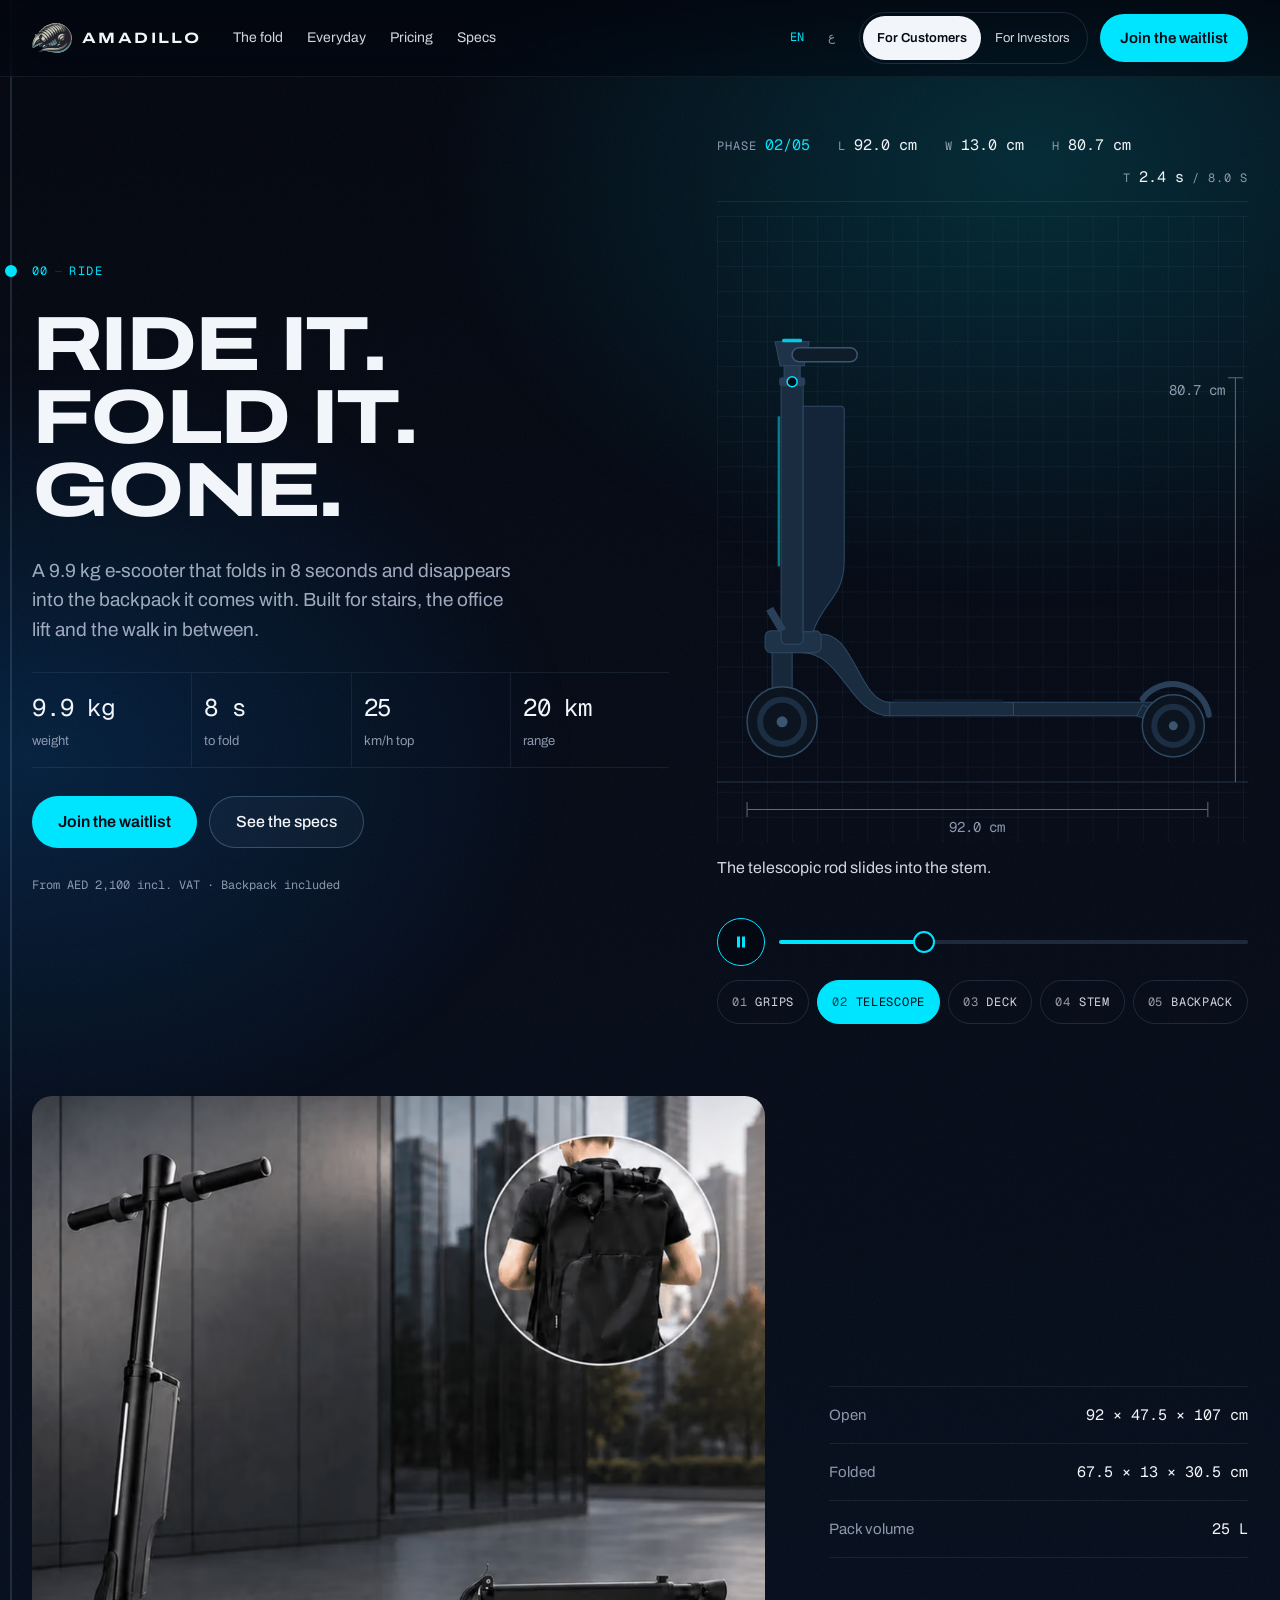
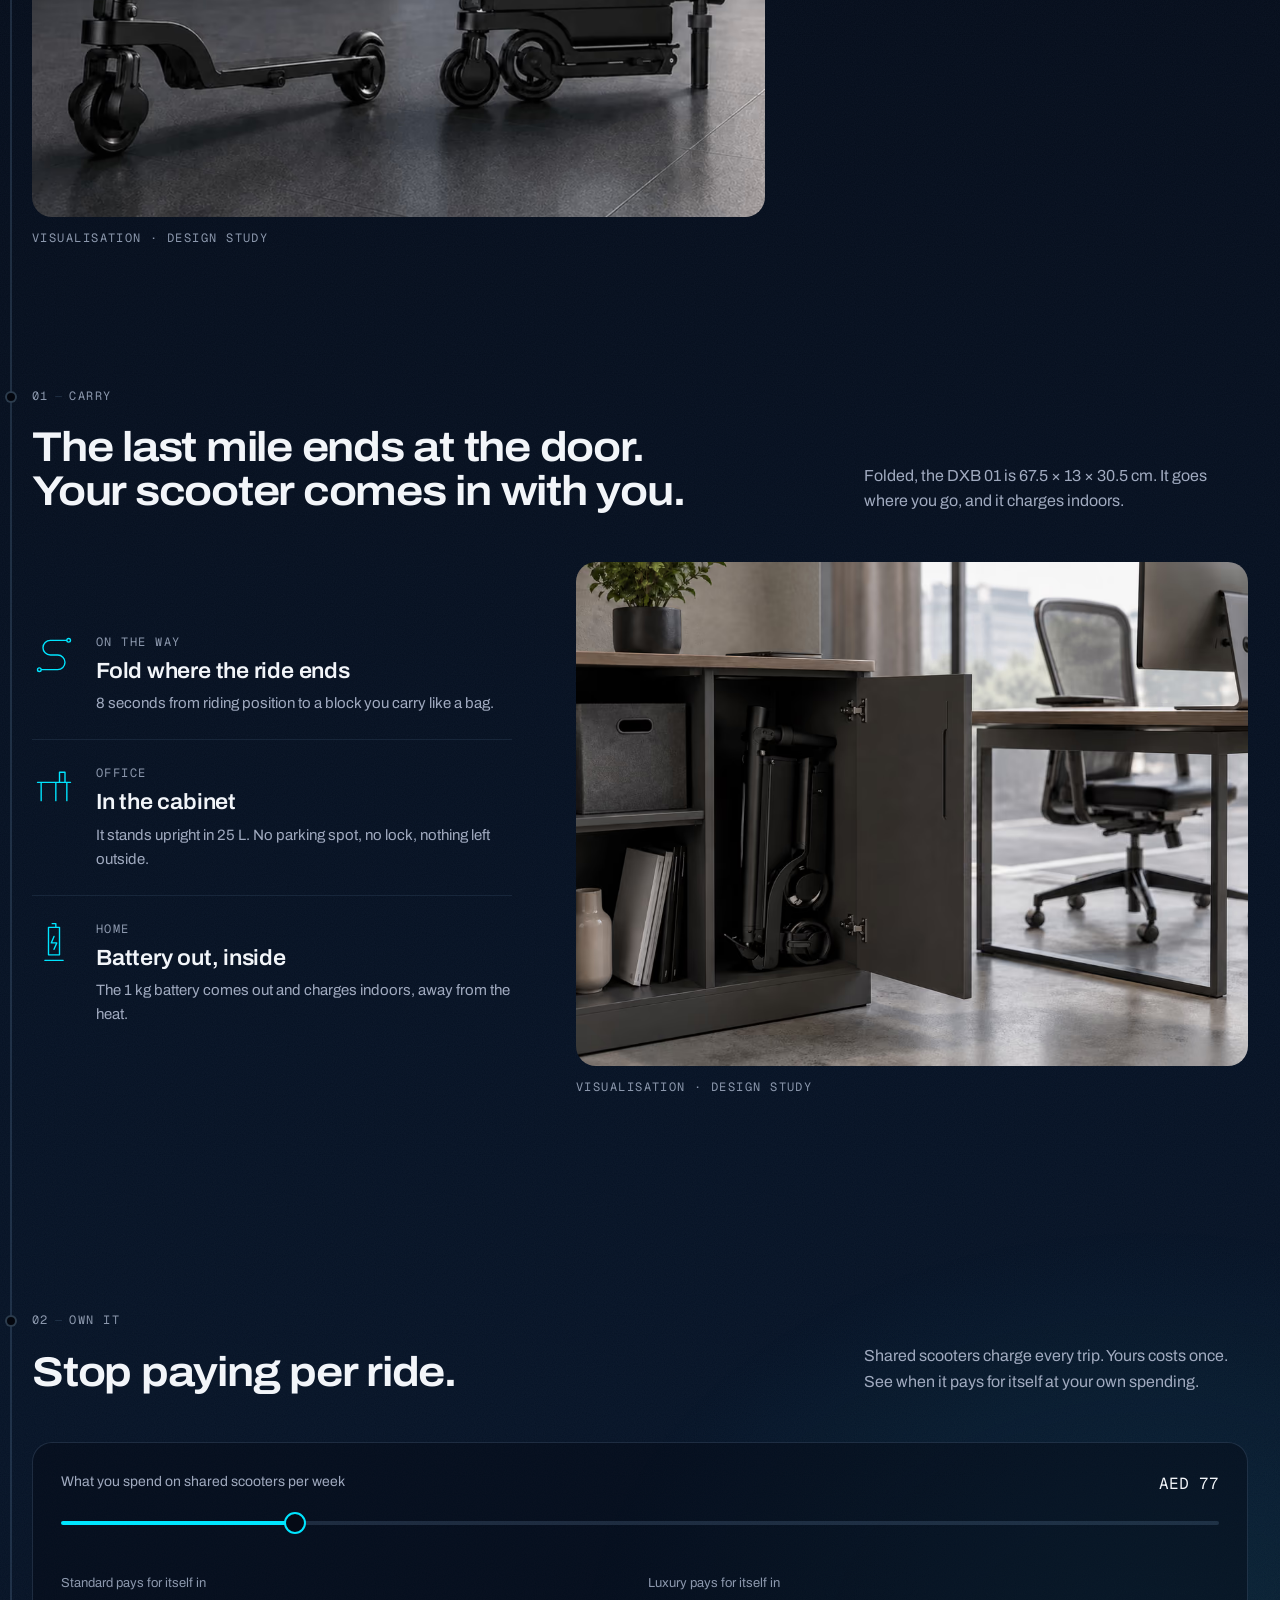
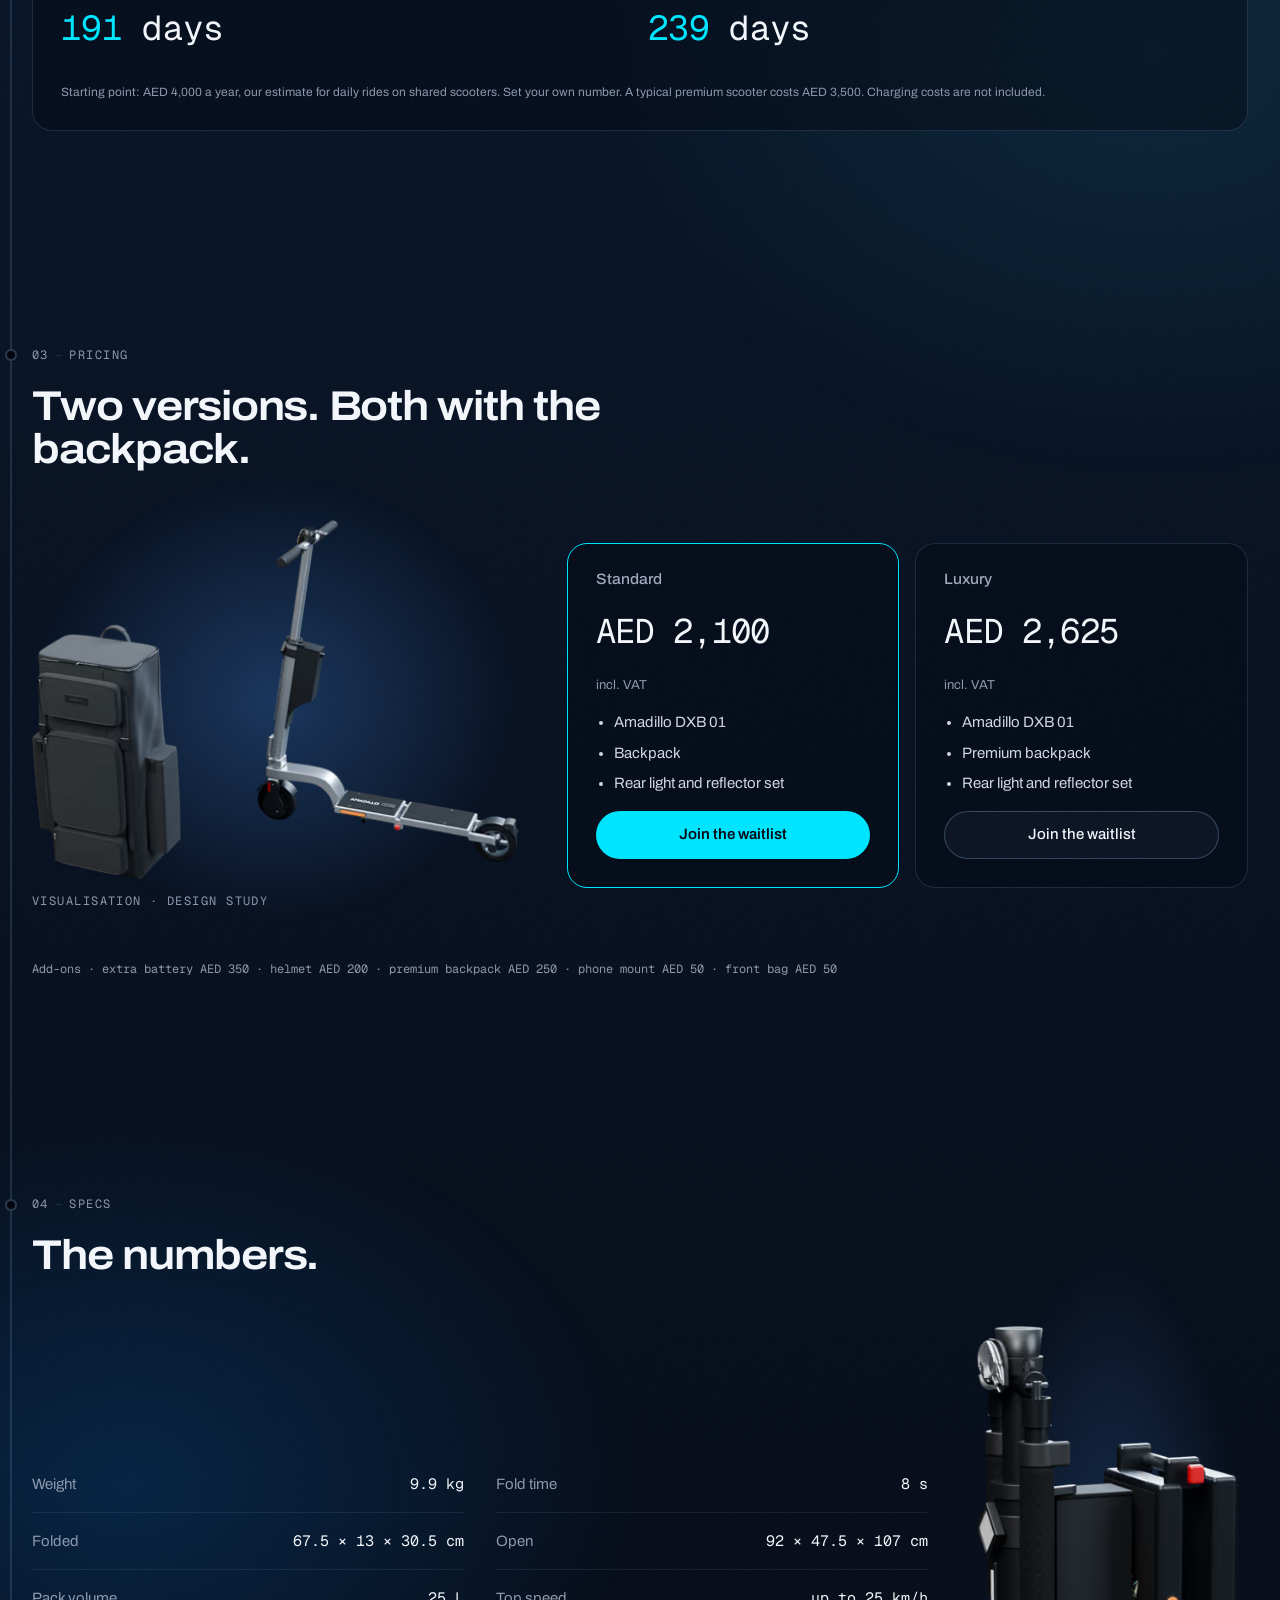
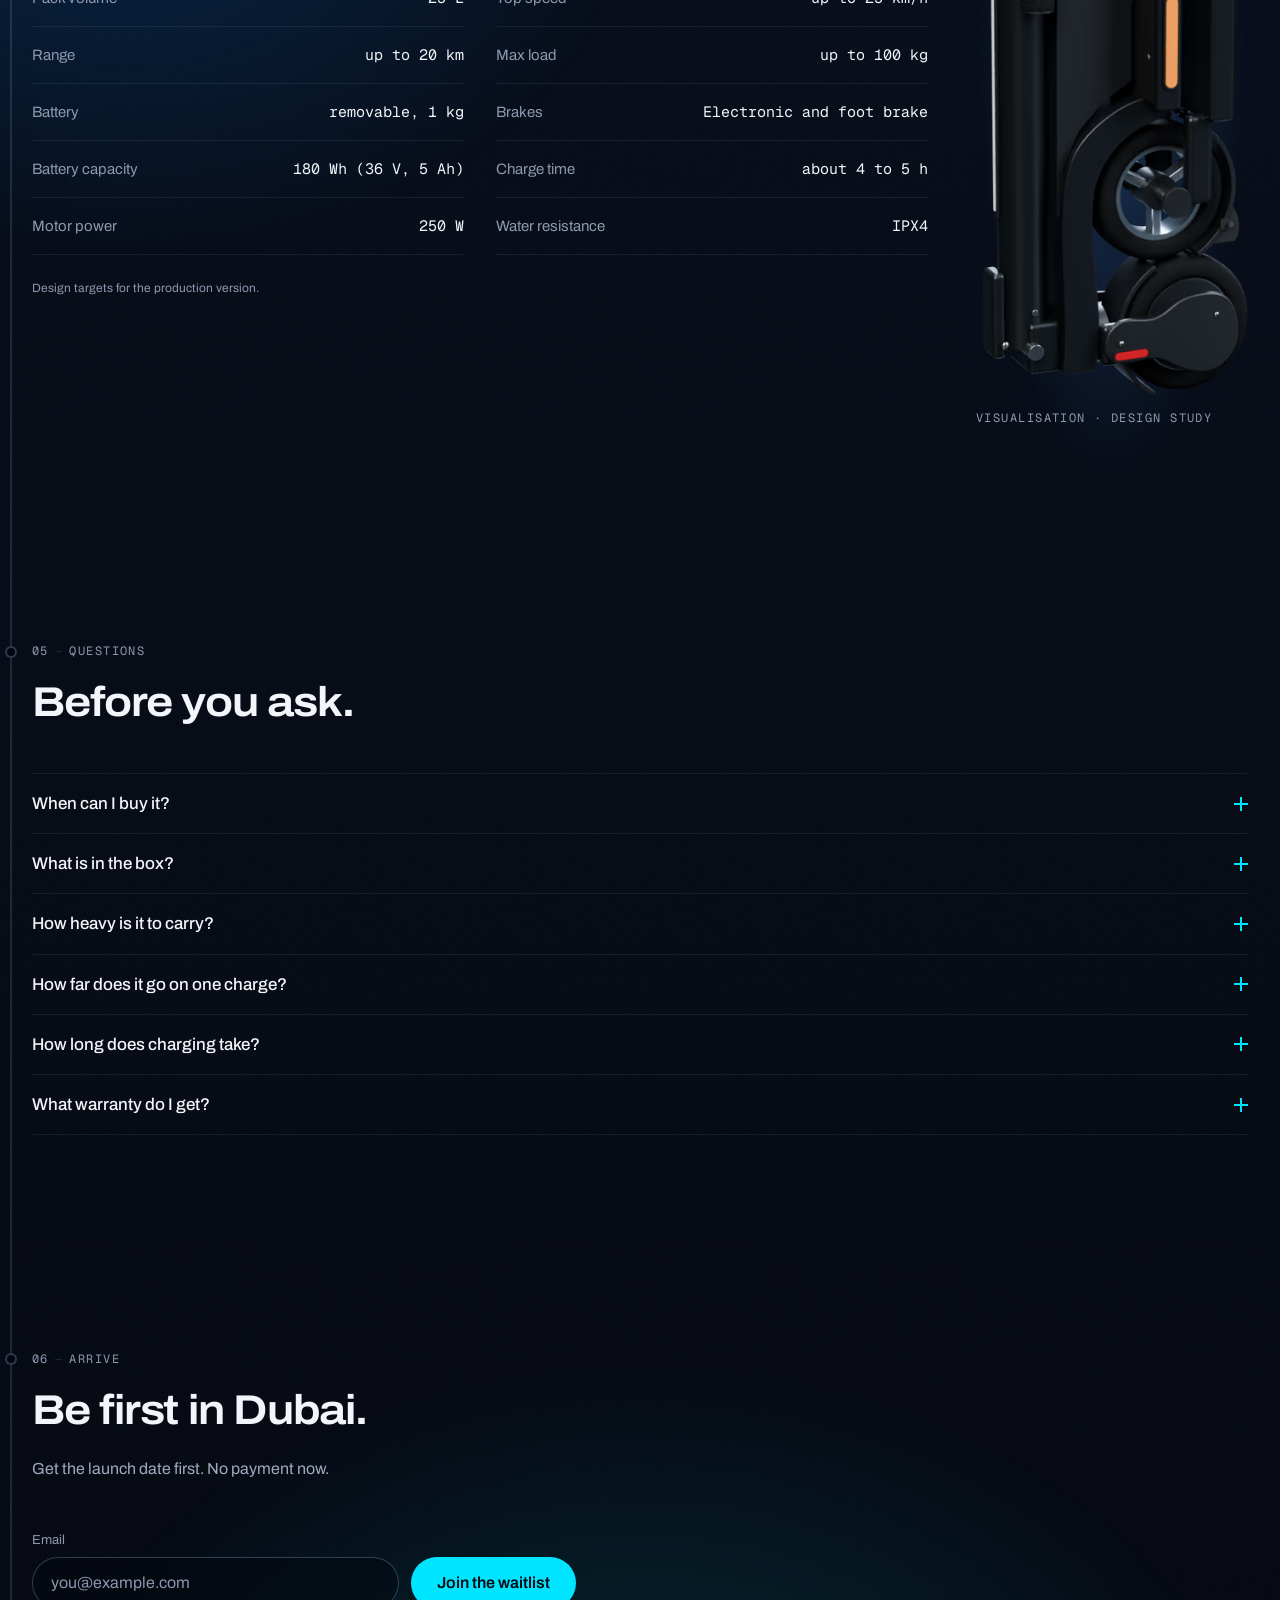
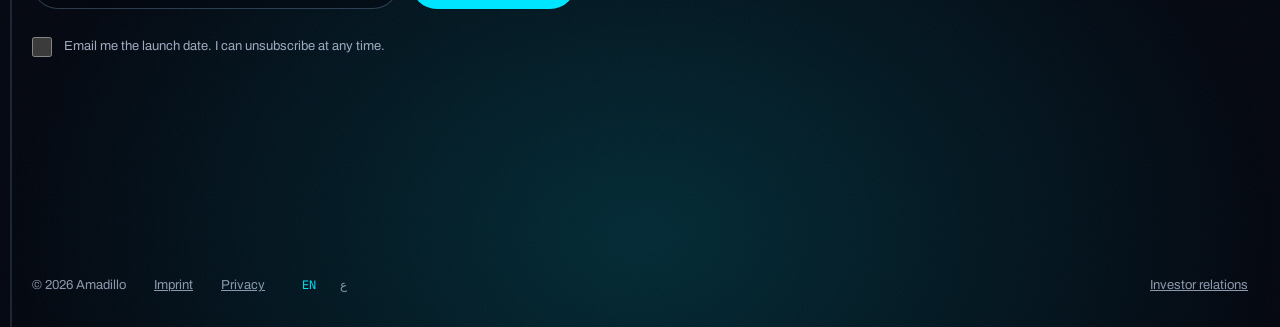
<file: index.html>
<!DOCTYPE html><html lang="en" dir="ltr"><head><meta charset="utf-8"><meta name="viewport" content="width=device-width, initial-scale=1"><meta name="color-scheme" content="dark"><meta name="theme-color" content="#050a15"><title>Amadillo — the e-scooter that disappears into your backpack</title><meta name="description" content="A 9.9 kg folding e-scooter for the UAE. Folds in seconds, carries in the backpack it comes with."><link rel="preload" href="/fonts/archivo-wdth-wght.woff2" as="font" type="font/woff2" crossorigin><link rel="preload" href="/fonts/geist-mono-wght.woff2" as="font" type="font/woff2" crossorigin><link rel="icon" type="image/svg+xml" href="/brand/logo-mark.svg"><link rel="alternate icon" type="image/png" href="/brand/favicon-64.png"><link rel="canonical" href="https://amadillo.ae/"><link rel="alternate" hreflang="en" href="https://amadillo.ae/"><link rel="alternate" hreflang="ar" href="https://amadillo.ae/ar/"><link rel="stylesheet" href="/_astro/Base.DRsIj8wl.css"><link rel="stylesheet" href="/_astro/Field.D0TIoNiY.css"><style>.card[data-astro-cid-5iuvr4wi]{flex-direction:column;gap:1rem;padding:1.75rem;display:flex}.card[data-astro-cid-5iuvr4wi].featured{border-color:var(--c-accent)}.name[data-astro-cid-5iuvr4wi]{letter-spacing:0;color:var(--c-text-soft);font-size:.9375rem;font-weight:500}.price[data-astro-cid-5iuvr4wi]{color:var(--c-text-strong);letter-spacing:-.02em;font-size:2.125rem}.note[data-astro-cid-5iuvr4wi]{font-size:var(--fs-small);color:var(--c-text-muted)}ul[data-astro-cid-5iuvr4wi]{flex-direction:column;gap:.5rem;margin:0;padding-inline-start:1.125rem;font-size:.9375rem;line-height:1.5;display:flex}.card[data-astro-cid-5iuvr4wi] .cta{margin-top:auto}.range-field[data-astro-cid-3jnsot4f]{flex-direction:column;gap:.25rem;display:flex}.top[data-astro-cid-3jnsot4f]{justify-content:space-between;gap:.75rem;font-size:.875rem;display:flex}label[data-astro-cid-3jnsot4f]{color:var(--c-text-soft)}output[data-astro-cid-3jnsot4f]{color:var(--c-text-strong);white-space:nowrap;font-size:1rem}
</style><link rel="stylesheet" href="/_astro/ProductImage.gO01XHYZ.css"><link rel="stylesheet" href="/_astro/Customers.DLJr7918.css"><script type="module" src="/_astro/page.BsuiZEAU.js"></script></head><body><div class="atmosphere" aria-hidden="true" data-astro-cid-astvurxn><span class="field f1" data-astro-cid-astvurxn></span><span class="field f2" data-astro-cid-astvurxn></span><span class="field f3" data-astro-cid-astvurxn></span><span class="field f4" data-astro-cid-astvurxn></span><span class="field f5" data-astro-cid-astvurxn></span></div><a class="skip" href="#main" data-astro-cid-nen7h5rs>Skip to content</a><header class="header" data-astro-cid-nen7h5rs><div class="container bar" data-astro-cid-nen7h5rs><a class="brand" href="/" aria-label="Amadillo home" data-astro-cid-nen7h5rs><img src="/brand/logo-mark.svg" alt="" width="40" height="30" decoding="async" data-astro-cid-nen7h5rs><span dir="ltr" data-astro-cid-nen7h5rs>AMADILLO</span></a><nav aria-label="Sections" class="links" data-astro-cid-nen7h5rs><a href="#fold" data-astro-cid-nen7h5rs>The fold</a><a href="#everyday" data-astro-cid-nen7h5rs>Everyday</a><a href="#pricing" data-astro-cid-nen7h5rs>Pricing</a><a href="#specs" data-astro-cid-nen7h5rs>Specs</a></nav><div class="actions" data-astro-cid-nen7h5rs><span class="lang-wide" data-astro-cid-nen7h5rs><nav class="langs mono" aria-label="Language" data-astro-cid-lemdd452><span class="lang on" aria-current="true" title="English" data-astro-cid-lemdd452>EN</span><a class="lang" href="/ar/" hreflang="ar" lang="ar" title="العربية" aria-label="العربية" data-astro-cid-lemdd452>ع</a></nav></span><nav class="switch" aria-label="Audience" data-astro-cid-ph7txtrj><span class="opt on" aria-current="page" data-astro-cid-ph7txtrj>For Customers</span><a class="opt" href="/investors" data-astro-cid-ph7txtrj>For Investors</a></nav><a href="#waitlist" class="btn btn-primary btn-md cta" data-astro-cid-nen7h5rs="true">Join the waitlist</a><details class="menu" data-astro-cid-nen7h5rs><summary aria-label="Menu" data-astro-cid-nen7h5rs><span class="open" data-astro-cid-nen7h5rs><svg width="18" height="18" viewBox="0 0 16 16" fill="none" stroke="currentColor" stroke-width="1.5" stroke-linecap="round" stroke-linejoin="round" aria-hidden="true"><path d="M2 4.5h12M2 8h12M2 11.5h12"/></svg></span><span class="shut" data-astro-cid-nen7h5rs><svg width="18" height="18" viewBox="0 0 16 16" fill="none" stroke="currentColor" stroke-width="1.5" stroke-linecap="round" stroke-linejoin="round" aria-hidden="true"><path d="m3.5 3.5 9 9m0-9-9 9"/></svg></span></summary><nav aria-label="Sections menu" class="sheet" data-astro-cid-nen7h5rs><a href="#fold" data-astro-cid-nen7h5rs>The fold</a><a href="#everyday" data-astro-cid-nen7h5rs>Everyday</a><a href="#pricing" data-astro-cid-nen7h5rs>Pricing</a><a href="#specs" data-astro-cid-nen7h5rs>Specs</a><a href="#waitlist" class="btn btn-primary btn-md" data-astro-cid-nen7h5rs="true">Join the waitlist</a><div class="lang-sheet" data-astro-cid-nen7h5rs><nav class="langs mono" aria-label="Language" data-astro-cid-lemdd452><span class="lang on" aria-current="true" title="English" data-astro-cid-lemdd452>EN</span><a class="lang" href="/ar/" hreflang="ar" lang="ar" title="العربية" aria-label="العربية" data-astro-cid-lemdd452>ع</a></nav></div></nav></details></div></div></header><script type="module">document.querySelectorAll(`.menu .sheet a`).forEach(e=>{e.addEventListener(`click`,()=>e.closest(`details`)?.removeAttribute(`open`))});</script><main id="main"><div class="route" aria-hidden="true" data-astro-cid-cz245ulg><span class="fill" data-astro-cid-cz245ulg></span></div><section class="container hero" id="top" data-astro-cid-br2oot2i><div class="copy" data-astro-cid-br2oot2i><span class="stop start" data-astro-cid-aq7dzzhk><span class="dot" aria-hidden="true" data-astro-cid-aq7dzzhk></span><span class="mono text" data-astro-cid-aq7dzzhk>00<span class="sep" aria-hidden="true" data-astro-cid-aq7dzzhk>—</span>Ride</span></span><script type="module">var e=()=>{let e=document.documentElement.dir===`rtl`,t=document.documentElement.clientWidth;document.querySelectorAll(`.stop`).forEach(n=>{let r=n.getBoundingClientRect();n.style.setProperty(`--stop-left`,`${e?t-r.right:r.left}px`)})};e(),addEventListener(`resize`,e,{passive:!0});</script><h1 data-astro-cid-br2oot2i><span class="line l1" data-astro-cid-br2oot2i>Ride it.</span><span class="line l2" data-astro-cid-br2oot2i>Fold it.</span><span class="line l3 ghost" data-astro-cid-br2oot2i>Gone.</span></h1><p class="lead" data-astro-cid-br2oot2i>A 9.9 kg e-scooter that folds in 8 seconds and disappears into the backpack it comes with. Built for stairs, the office lift and the walk in between.</p><dl class="stats s-md" style="--cols: 4" data-astro-cid-bchll4or><div class="stat" data-astro-cid-bchll4or><dt class="label" data-astro-cid-bchll4or>weight</dt><dd class="mono value" data-astro-cid-bchll4or>9.9 kg</dd></div><div class="stat" data-astro-cid-bchll4or><dt class="label" data-astro-cid-bchll4or>to fold</dt><dd class="mono value" data-astro-cid-bchll4or>8 s</dd></div><div class="stat" data-astro-cid-bchll4or><dt class="label" data-astro-cid-bchll4or>km/h top</dt><dd class="mono value" data-astro-cid-bchll4or>25</dd></div><div class="stat" data-astro-cid-bchll4or><dt class="label" data-astro-cid-bchll4or>range</dt><dd class="mono value" data-astro-cid-bchll4or>20 km</dd></div></dl><div class="ctas" data-astro-cid-br2oot2i><a href="#waitlist" class="btn btn-primary" data-astro-cid-br2oot2i="true">Join the waitlist</a><a href="#specs" class="btn btn-ghost" data-astro-cid-br2oot2i="true">See the specs</a></div><span class="note mono" data-astro-cid-br2oot2i>From AED 2,100 incl. VAT · Backpack included</span></div><div class="stage" id="fold" data-astro-cid-br2oot2i><div class="ghostfold" data-ghostfold data-seconds="8" data-captions="[&quot;Riding position. 92 × 47.5 × 107 cm, 9.9 kg.&quot;,&quot;Grips fold down. Width drops from 47.5 to 13 cm.&quot;,&quot;The telescopic rod slides into the stem.&quot;,&quot;The rear deck swings forward on its centre hinge.&quot;,&quot;Stem and battery fold flat: 67.5 × 13 × 30.5 cm.&quot;,&quot;Upright into the 25 L backpack. Gone.&quot;]" data-play-label="Play fold animation" data-pause-label="Pause fold animation" data-astro-cid-t42quo57><div class="readout mono" aria-hidden="true" dir="ltr" data-astro-cid-t42quo57><span data-astro-cid-t42quo57>Phase <b class="accent" data-out="phase" data-astro-cid-t42quo57>00/05</b></span><span data-astro-cid-t42quo57>L <b data-out="length" data-astro-cid-t42quo57>92.0 cm</b></span><span class="wide" data-astro-cid-t42quo57>W <b data-out="width" data-astro-cid-t42quo57>47.5 cm</b></span><span data-astro-cid-t42quo57>H <b data-out="height" data-astro-cid-t42quo57>107.0 cm</b></span><span class="time" data-astro-cid-t42quo57>t <b data-out="time" data-astro-cid-t42quo57>0.0 s</b><span class="wide" data-astro-cid-t42quo57> / 8.0 s</span></span></div><svg class="drawing" viewBox="-60 20 1060 1250" role="img" aria-label="Side view of the Amadillo DXB 01 folding from riding position (92 × 107 cm) into its backpack (67.5 × 30.5 cm)." data-astro-cid-t42quo57><line x1="-60" y1="1150" x2="1000" y2="1150" class="ground" data-astro-cid-t42quo57></line><g data-part="lift" data-astro-cid-t42quo57><g data-part="pack" data-astro-cid-t42quo57><g data-part="rear" data-astro-cid-t42quo57><rect x="525" y="1041" width="290" height="27" rx="6" class="p2" data-astro-cid-t42quo57></rect><path d="M790 1046 L862 1080 L848 1094 L778 1068 Z" class="p2" data-astro-cid-t42quo57></path><path d="M790 1034 A 74 74 0 0 1 922 1066" class="fender" data-astro-cid-t42quo57></path><circle cx="851" cy="1088" r="62" class="tyre" data-astro-cid-t42quo57></circle><circle cx="851" cy="1088" r="38" class="rim" data-astro-cid-t42quo57></circle><circle cx="851" cy="1088" r="9" class="hub" data-astro-cid-t42quo57></circle><circle cx="525" cy="1076" r="13" class="joint" data-joint="hinge" data-astro-cid-t42quo57></circle></g><rect x="270" y="1041" width="262" height="27" rx="4" class="p1" data-astro-cid-t42quo57></rect><rect x="292" y="1035" width="220" height="6" rx="3" class="tape" data-astro-cid-t42quo57></rect><path d="M110 905 L150 905 C215 905 225 1041 285 1041 L285 1068 C205 1068 190 942 110 942 Z" class="p1" data-astro-cid-t42quo57></path><rect x="50" y="930" width="40" height="150" rx="10" class="p2" data-astro-cid-t42quo57></rect><circle cx="70" cy="1080" r="70" class="tyre" data-astro-cid-t42quo57></circle><circle cx="70" cy="1080" r="44" class="rim" data-astro-cid-t42quo57></circle><circle cx="70" cy="1080" r="11" class="hub" data-astro-cid-t42quo57></circle><rect x="36" y="898" width="112" height="44" rx="12" class="p3" data-astro-cid-t42quo57></rect><g data-part="stem" data-astro-cid-t42quo57><g data-part="tele" data-astro-cid-t42quo57><rect x="74" y="80" width="32" height="340" rx="8" class="p4" data-astro-cid-t42quo57></rect><path d="M56 58 L124 58 L114 106 L66 106 Z" class="p3" data-astro-cid-t42quo57></path><rect x="70" y="52" width="40" height="7" rx="3" class="display" data-astro-cid-t42quo57></rect><circle cx="90" cy="84" r="18" class="grip" data-part="bar" data-astro-cid-t42quo57></circle><rect x="90" y="70" width="0" height="28" rx="14" class="grip" data-part="grips" data-astro-cid-t42quo57></rect><circle cx="90" cy="84" r="9" class="joint" data-joint="grip" data-astro-cid-t42quo57></circle></g><rect x="68" y="400" width="44" height="525" rx="10" class="p1" data-astro-cid-t42quo57></rect><rect x="61" y="470" width="5" height="300" rx="2" class="light" data-astro-cid-t42quo57></rect><path d="M112 450 L186 450 Q194 450 194 458 L194 760 C194 830 150 842 132 900 L112 900 Z" class="battery" data-astro-cid-t42quo57></path><rect x="64" y="392" width="52" height="18" rx="6" class="clamp" data-astro-cid-t42quo57></rect><path d="M64 902 L38 858 L52 850 L78 894 Z" class="clamp" data-astro-cid-t42quo57></path><circle cx="90" cy="401" r="10" class="joint" data-joint="tele" data-astro-cid-t42quo57></circle><circle cx="90" cy="920" r="13" class="joint" data-joint="stem" data-astro-cid-t42quo57></circle></g></g></g><g data-part="bag" opacity="0" data-astro-cid-t42quo57><path d="M270 640 Q270 560 350 560 L570 560 Q650 560 650 640 L650 1120 Q650 1150 620 1150 L300 1150 Q270 1150 270 1120 Z" class="bag" data-astro-cid-t42quo57></path><path d="M300 660 L300 1100 M620 660 L620 1100" class="seam" data-astro-cid-t42quo57></path><line x1="300" y1="600" x2="620" y2="600" class="strap" data-astro-cid-t42quo57></line><rect x="436" y="690" width="48" height="8" rx="4" class="display" data-astro-cid-t42quo57></rect></g><g data-part="dims" class="dims" data-astro-cid-t42quo57><line x1="0" y1="1205" x2="920" y2="1205" data-dim="l-line" data-astro-cid-t42quo57></line><line x1="0" y1="1190" x2="0" y2="1220" data-astro-cid-t42quo57></line><line x1="920" y1="1190" x2="920" y2="1220" data-dim="l-tick" data-astro-cid-t42quo57></line><text x="460" y="1250" text-anchor="middle" data-dim="l-text" data-astro-cid-t42quo57>92.0 cm</text><line x1="975" y1="1150" x2="975" y2="80" data-dim="h-line" data-astro-cid-t42quo57></line><line x1="960" y1="80" x2="990" y2="80" data-dim="h-tick" data-astro-cid-t42quo57></line><text x="955" y="114" text-anchor="end" data-dim="h-text" data-astro-cid-t42quo57>107.0 cm</text></g><text x="460" y="1250" text-anchor="middle" class="packed" data-part="packed" opacity="0" data-astro-cid-t42quo57>25 L · 9.9 kg · on your back</text></svg><p class="caption" aria-live="polite" data-out="caption" data-astro-cid-t42quo57>Riding position. 92 × 47.5 × 107 cm, 9.9 kg.</p><div class="controls" dir="ltr" data-astro-cid-t42quo57><button type="button" class="play" data-play aria-label="Play fold animation" data-astro-cid-t42quo57><span class="i-play" data-astro-cid-t42quo57><svg width="16" height="16" viewBox="0 0 16 16" fill="none" stroke="currentColor" stroke-width="1.5" stroke-linecap="round" stroke-linejoin="round" aria-hidden="true"><path d="M4.5 2.5 13.5 8l-9 5.5z" fill="currentColor" stroke="none"/></svg></span><span class="i-pause" data-astro-cid-t42quo57><svg width="16" height="16" viewBox="0 0 16 16" fill="none" stroke="currentColor" stroke-width="1.5" stroke-linecap="round" stroke-linejoin="round" aria-hidden="true"><path d="M4 2.5h3v11H4zM9 2.5h3v11H9z" fill="currentColor" stroke="none"/></svg></span></button><label for="ghostfold-range" class="visually-hidden" data-astro-cid-t42quo57>Fold progress</label><input id="ghostfold-range" class="range" type="range" min="0" max="1000" step="1" value="0" style="--fill: 0%" data-range data-astro-cid-t42quo57></div><div class="chips" role="group" aria-label="Jump to a fold phase" data-astro-cid-t42quo57><button type="button" class="chip" aria-pressed="false" data-chip="0.15" data-astro-cid-t42quo57="true" data-astro-cid-ags4ogmk><span class="idx" data-astro-cid-ags4ogmk>01</span>Grips</button><button type="button" class="chip" aria-pressed="false" data-chip="0.35" data-astro-cid-t42quo57="true" data-astro-cid-ags4ogmk><span class="idx" data-astro-cid-ags4ogmk>02</span>Telescope</button><button type="button" class="chip" aria-pressed="false" data-chip="0.6" data-astro-cid-t42quo57="true" data-astro-cid-ags4ogmk><span class="idx" data-astro-cid-ags4ogmk>03</span>Deck</button><button type="button" class="chip" aria-pressed="false" data-chip="0.85" data-astro-cid-t42quo57="true" data-astro-cid-ags4ogmk><span class="idx" data-astro-cid-ags4ogmk>04</span>Stem</button><button type="button" class="chip" aria-pressed="false" data-chip="1" data-astro-cid-t42quo57="true" data-astro-cid-ags4ogmk><span class="idx" data-astro-cid-ags4ogmk>05</span>Backpack</button></div></div><script type="module">var e=[{key:`grips`,end:.15},{key:`telescope`,end:.35},{key:`deck`,end:.6},{key:`stem`,end:.85},{key:`backpack`,end:1}],t={l:920,w:475,h:1070},n={l:675,w:130,h:305},r=e=>e<.5?4*e*e*e:1-(-2*e+2)**3/2,i=e=>Math.min(1,Math.max(0,e));function a(a){let o=i(a),s=(e,t)=>r(i((o-e)/(t-e))),c=s(0,.15),l=s(.15,.35),u=s(.35,.6),d=s(.6,.85),f=s(.85,1),p=Math.min(1,o/.08)*(1-f),m=o<=0?0:e.findIndex(e=>o<=e.end)+1,h=(e,t)=>o>e-.02&&o<t+.02&&f<1;return{phase:m,lift:`translate(0 ${(-50*p).toFixed(1)})`,pack:`translate(${(122*f).toFixed(1)} ${(-203*f).toFixed(1)}) rotate(${(-90*f).toFixed(2)} 338 1015)`,rear:`rotate(${(-180*u).toFixed(2)} 525 1076)`,stem:`rotate(${(90*d).toFixed(2)} 90 920)`,tele:`translate(0 ${(280*l).toFixed(1)})`,gripWidth:130*c,barOpacity:1-c,bag:`translate(0 ${(260*(1-f)).toFixed(1)})`,bagOpacity:f,dimOpacity:1-f,joints:{grip:h(0,.15),tele:h(.15,.35),hinge:h(.35,.6),stem:h(.6,.85)},length:Math.round(t.l-(t.l-n.l)*(.55*u+.45*d)),width:Math.round(t.w-(t.w-n.w)*c),height:Math.round(t.h-280*l-(t.h-280-n.h)*d)}}var o=e=>`${(e/10).toFixed(1)} cm`,s=document.querySelector(`[data-ghostfold]`);s&&c(s);function c(e){let t=t=>e.querySelector(t),n=Object.fromEntries([`lift`,`pack`,`rear`,`stem`,`tele`,`bar`,`grips`,`bag`,`dims`,`packed`].map(e=>[e,t(`[data-part="${e}"]`)])),r=Object.fromEntries([`grip`,`tele`,`hinge`,`stem`].map(e=>[e,t(`[data-joint="${e}"]`)])),i=e=>t(`[data-dim="${e}"]`),s=e=>t(`[data-out="${e}"]`),c=t(`[data-range]`),l=t(`[data-play]`),u=[...e.querySelectorAll(`[data-chip]`)],d=JSON.parse(e.dataset.captions??`[]`),f=Number(e.dataset.seconds??8),p=matchMedia(`(prefers-reduced-motion: reduce)`).matches,m=0,h=-1,g=(e,t)=>{e.textContent!==t&&(e.textContent=t)},_=e=>{if(e===m&&h!==-1)return;m=e;let t=a(e);n.lift.setAttribute(`transform`,t.lift),n.pack.setAttribute(`transform`,t.pack),n.rear.setAttribute(`transform`,t.rear),n.stem.setAttribute(`transform`,t.stem),n.tele.setAttribute(`transform`,t.tele),n.grips.setAttribute(`width`,t.gripWidth.toFixed(1)),n.bar.setAttribute(`opacity`,t.barOpacity.toFixed(2)),n.bag.setAttribute(`transform`,t.bag),n.bag.setAttribute(`opacity`,t.bagOpacity.toFixed(2)),n.dims.setAttribute(`opacity`,t.dimOpacity.toFixed(2)),n.packed.setAttribute(`opacity`,t.bagOpacity.toFixed(2));for(let[e,n]of Object.entries(t.joints))r[e].classList.toggle(`on`,n);i(`l-line`).setAttribute(`x2`,String(t.length)),i(`l-tick`).setAttribute(`x1`,String(t.length)),i(`l-tick`).setAttribute(`x2`,String(t.length)),i(`l-text`).setAttribute(`x`,String(t.length/2)),g(i(`l-text`),o(t.length));let l=1150-t.height;i(`h-line`).setAttribute(`y2`,String(l)),i(`h-tick`).setAttribute(`y1`,String(l)),i(`h-tick`).setAttribute(`y2`,String(l)),i(`h-text`).setAttribute(`y`,String(l+34)),g(i(`h-text`),o(t.height)),g(s(`length`),o(t.length)),g(s(`width`),o(t.width)),g(s(`height`),o(t.height)),g(s(`time`),`${(e*f).toFixed(1)} s`),g(s(`phase`),`0${t.phase}/05`),c.value=String(Math.round(e*1e3)),c.style.setProperty(`--fill`,`${(e*100).toFixed(1)}%`),t.phase!==h&&(h=t.phase,s(`caption`).textContent=d[t.phase]??``,u.forEach((e,n)=>e.setAttribute(`aria-pressed`,String(n+1===t.phase))))},v=0,y=!1,b=t=>{y=t,e.classList.toggle(`is-playing`,t),l.setAttribute(`aria-label`,(t?e.dataset.pauseLabel:e.dataset.playLabel)??``),t||cancelAnimationFrame(v)},x=()=>{m>=1&&_(0),b(!0);let e=performance.now(),t=n=>{let r=Math.min(1,m+(n-e)/(f*1e3*.75));e=n,_(r),r>=1?(b(!1),C()):v=requestAnimationFrame(t)};v=requestAnimationFrame(t)},S,C=()=>S?.disconnect();p||(S=new IntersectionObserver(([e])=>{e.isIntersecting&&!y?x():!e.isIntersecting&&y&&b(!1)},{threshold:.5}),S.observe(t(`.drawing`)));let w=()=>{C(),b(!1)};l.addEventListener(`click`,()=>{let e=y;w(),e||x()}),c.addEventListener(`input`,()=>{w(),_(Number(c.value)/1e3)}),u.forEach(e=>e.addEventListener(`click`,()=>{w(),_(Number(e.dataset.chip))})),_(m)}</script></div></section><div class="container showcase" data-astro-cid-br2oot2i><figure class="product-image photo" data-astro-cid-seiejway><div class="frame" data-astro-cid-seiejway><picture data-astro-cid-seiejway><source type="image/avif" srcset="/img/city-640.avif 640w, /img/city-960.avif 960w, /img/city-1149.avif 1149w" sizes="(min-width: 960px) 46rem, 100vw" data-astro-cid-seiejway><img src="/img/city-640.webp" srcset="/img/city-640.webp 640w, /img/city-960.webp 960w, /img/city-1149.webp 1149w" sizes="(min-width: 960px) 46rem, 100vw" width="1149" height="1130" alt="The Amadillo DXB 01 on a city plaza: open, folded, and in the backpack on a rider’s back." loading="lazy" decoding="async" data-astro-cid-seiejway></picture></div><figcaption class="mono" data-astro-cid-seiejway>Visualisation · design study</figcaption></figure><dl class="specs c-1" data-astro-cid-uzz5av54><div class="row" data-astro-cid-uzz5av54><dt data-astro-cid-uzz5av54>Open</dt><dd class="mono" data-astro-cid-uzz5av54>92 × 47.5 × 107 cm</dd></div><div class="row" data-astro-cid-uzz5av54><dt data-astro-cid-uzz5av54>Folded</dt><dd class="mono" data-astro-cid-uzz5av54>67.5 × 13 × 30.5 cm</dd></div><div class="row" data-astro-cid-uzz5av54><dt data-astro-cid-uzz5av54>Pack volume</dt><dd class="mono" data-astro-cid-uzz5av54>25 L</dd></div></dl></div><section id="everyday" class="section" data-astro-cid-5lyysmr3><div class="container inner" data-astro-cid-5lyysmr3><div class="head split" data-astro-cid-5lyysmr3><div class="titles" data-astro-cid-5lyysmr3><span class="stop" data-astro-cid-aq7dzzhk><span class="dot" aria-hidden="true" data-astro-cid-aq7dzzhk></span><span class="mono text" data-astro-cid-aq7dzzhk>01<span class="sep" aria-hidden="true" data-astro-cid-aq7dzzhk>—</span>Carry</span></span><h2 data-astro-cid-5lyysmr3>The last mile ends at the door. Your scooter comes in with you.</h2></div><p class="lead" data-astro-cid-5lyysmr3>Folded, the DXB 01 is 67.5 × 13 × 30.5 cm. It goes where you go, and it charges indoors.</p></div><div class="everyday" data-astro-cid-br2oot2i><ol class="moments" data-astro-cid-br2oot2i><li data-astro-cid-br2oot2i><svg viewBox="0 0 48 48" aria-hidden="true" class="pict" data-astro-cid-br2oot2i><path d="M10 40h18a8 8 0 0 0 0-16H20a8 8 0 0 1 0-16h18M6 40a2 2 0 1 0 4 0a2 2 0 1 0-4 0M38 8a2 2 0 1 0 4 0a2 2 0 1 0-4 0" data-astro-cid-br2oot2i></path></svg><div class="moment" data-astro-cid-br2oot2i><span class="mono idx" data-astro-cid-br2oot2i>On the way</span><h3 data-astro-cid-br2oot2i>Fold where the ride ends</h3><p data-astro-cid-br2oot2i>8 seconds from riding position to a block you carry like a bag.</p></div></li><li data-astro-cid-br2oot2i><svg viewBox="0 0 48 48" aria-hidden="true" class="pict" data-astro-cid-br2oot2i><path d="M6 20h36M10 20v20M38 20v20M26 20v20M30 9h6v11h-6z" data-astro-cid-br2oot2i></path></svg><div class="moment" data-astro-cid-br2oot2i><span class="mono idx" data-astro-cid-br2oot2i>Office</span><h3 data-astro-cid-br2oot2i>In the cabinet</h3><p data-astro-cid-br2oot2i>It stands upright in 25 L. No parking spot, no lock, nothing left outside.</p></div></li><li data-astro-cid-br2oot2i><svg viewBox="0 0 48 48" aria-hidden="true" class="pict" data-astro-cid-br2oot2i><path d="M18 8h12v30H18zM22 4h4v4M24 18l-3 7h6l-3 7M14 44h20" data-astro-cid-br2oot2i></path></svg><div class="moment" data-astro-cid-br2oot2i><span class="mono idx" data-astro-cid-br2oot2i>Home</span><h3 data-astro-cid-br2oot2i>Battery out, inside</h3><p data-astro-cid-br2oot2i>The 1 kg battery comes out and charges indoors, away from the heat.</p></div></li></ol><figure class="product-image photo" data-astro-cid-seiejway><div class="frame" data-astro-cid-seiejway><picture data-astro-cid-seiejway><source type="image/avif" srcset="/img/cabinet-640.avif 640w, /img/cabinet-1000.avif 1000w, /img/cabinet-1448.avif 1448w" sizes="(min-width: 960px) 44rem, 100vw" data-astro-cid-seiejway><img src="/img/cabinet-640.webp" srcset="/img/cabinet-640.webp 640w, /img/cabinet-1000.webp 1000w, /img/cabinet-1448.webp 1448w" sizes="(min-width: 960px) 44rem, 100vw" width="1448" height="1086" alt="The folded Amadillo DXB 01 standing upright in an office cabinet." loading="lazy" decoding="async" data-astro-cid-seiejway></picture></div><figcaption class="mono" data-astro-cid-seiejway>Visualisation · design study</figcaption></figure></div></div></section><section id="own" class="section" data-astro-cid-5lyysmr3><div class="container inner" data-astro-cid-5lyysmr3><div class="head split" data-astro-cid-5lyysmr3><div class="titles" data-astro-cid-5lyysmr3><span class="stop" data-astro-cid-aq7dzzhk><span class="dot" aria-hidden="true" data-astro-cid-aq7dzzhk></span><span class="mono text" data-astro-cid-aq7dzzhk>02<span class="sep" aria-hidden="true" data-astro-cid-aq7dzzhk>—</span>Own it</span></span><h2 data-astro-cid-5lyysmr3>Stop paying per ride.</h2></div><p class="lead" data-astro-cid-5lyysmr3>Shared scooters charge every trip. Yours costs once. See when it pays for itself at your own spending.</p></div><div class="payback surface" data-payback data-astro-cid-d4ax2vmt><div class="range-field" data-astro-cid-3jnsot4f><div class="top" data-astro-cid-3jnsot4f><label for="rental-week" data-astro-cid-3jnsot4f>What you spend on shared scooters per week</label><output for="rental-week" class="mono" data-pattern="AED {n}" data-locale="en-US" data-astro-cid-3jnsot4f>AED 77</output></div><input id="rental-week" class="range" type="range" min="20" max="300" step="5" value="77" style="--fill: 20.357142857142858%" data-astro-cid-3jnsot4f></div><script type="module">var e=e=>{let t=Number(e.min),n=Number(e.max),r=Number(e.value);e.style.setProperty(`--fill`,`${(r-t)/(n-t)*100}%`);let i=e.closest(`.range-field`)?.querySelector(`output`);i&&(i.textContent=(i.dataset.pattern??`{n}`).replace(`{n}`,r.toLocaleString(i.dataset.locale)))};document.querySelectorAll(`.range-field .range`).forEach(t=>{t.addEventListener(`input`,()=>e(t))});</script><dl class="results" data-astro-cid-d4ax2vmt><div data-astro-cid-d4ax2vmt><dt data-astro-cid-d4ax2vmt>Standard pays for itself in</dt><dd class="mono" data-astro-cid-d4ax2vmt><span data-days="standard" data-price="2100" data-astro-cid-d4ax2vmt>191</span> days</dd></div><div data-astro-cid-d4ax2vmt><dt data-astro-cid-d4ax2vmt>Luxury pays for itself in</dt><dd class="mono" data-astro-cid-d4ax2vmt><span data-days="luxury" data-price="2625" data-astro-cid-d4ax2vmt>239</span> days</dd></div></dl><p class="fine" data-astro-cid-d4ax2vmt>Starting point: AED 4,000 a year, our estimate for daily rides on shared scooters. Set your own number. A typical premium scooter costs AED 3,500. Charging costs are not included.</p></div><script type="module">var e=document.querySelector(`[data-payback]`),t=e?.querySelector(`#rental-week`);if(e&&t){let n=[...e.querySelectorAll(`[data-days]`)];t.addEventListener(`input`,()=>{let e=Number(t.value)/7;n.forEach(t=>t.textContent=String(Math.ceil(Number(t.dataset.price)/e)))})}</script></div></section><section id="pricing" class="section" data-astro-cid-5lyysmr3><div class="container inner" data-astro-cid-5lyysmr3><div class="head split" data-astro-cid-5lyysmr3><div class="titles" data-astro-cid-5lyysmr3><span class="stop" data-astro-cid-aq7dzzhk><span class="dot" aria-hidden="true" data-astro-cid-aq7dzzhk></span><span class="mono text" data-astro-cid-aq7dzzhk>03<span class="sep" aria-hidden="true" data-astro-cid-aq7dzzhk>—</span>Pricing</span></span><h2 data-astro-cid-5lyysmr3>Two versions. Both with the backpack.</h2></div></div><div class="offer" data-astro-cid-br2oot2i><figure class="product-image lit" data-astro-cid-seiejway><div class="frame" data-astro-cid-seiejway><picture data-astro-cid-seiejway><source type="image/avif" srcset="/img/bag-480.avif 480w, /img/bag-800.avif 800w" sizes="(min-width: 960px) 30rem, 100vw" data-astro-cid-seiejway><img src="/img/bag-480.webp" srcset="/img/bag-480.webp 480w, /img/bag-800.webp 800w" sizes="(min-width: 960px) 30rem, 100vw" width="951" height="703" alt="The Amadillo DXB 01 next to its backpack." loading="lazy" decoding="async" data-astro-cid-seiejway></picture></div><figcaption class="mono" data-astro-cid-seiejway>Visualisation · design study</figcaption></figure><div class="prices" data-astro-cid-br2oot2i><article class="card surface featured" data-astro-cid-5iuvr4wi><h3 class="name" data-astro-cid-5iuvr4wi>Standard</h3><p class="mono price" data-astro-cid-5iuvr4wi>AED 2,100</p><p class="note" data-astro-cid-5iuvr4wi>incl. VAT</p><ul data-astro-cid-5iuvr4wi><li data-astro-cid-5iuvr4wi>Amadillo DXB 01</li><li data-astro-cid-5iuvr4wi>Backpack</li><li data-astro-cid-5iuvr4wi>Rear light and reflector set</li></ul><a href="#waitlist" class="btn btn-primary btn-md cta" data-astro-cid-5iuvr4wi="true">Join the waitlist</a></article><article class="card surface" data-astro-cid-5iuvr4wi><h3 class="name" data-astro-cid-5iuvr4wi>Luxury</h3><p class="mono price" data-astro-cid-5iuvr4wi>AED 2,625</p><p class="note" data-astro-cid-5iuvr4wi>incl. VAT</p><ul data-astro-cid-5iuvr4wi><li data-astro-cid-5iuvr4wi>Amadillo DXB 01</li><li data-astro-cid-5iuvr4wi>Premium backpack</li><li data-astro-cid-5iuvr4wi>Rear light and reflector set</li></ul><a href="#waitlist" class="btn btn-ghost btn-md cta" data-astro-cid-5iuvr4wi="true">Join the waitlist</a></article></div></div><p class="addons mono" data-astro-cid-br2oot2i>Add-ons · extra battery AED 350 · helmet AED 200 · premium backpack AED 250 · phone mount AED 50 · front bag AED 50</p></div></section><section id="specs" class="section" data-astro-cid-5lyysmr3><div class="container inner" data-astro-cid-5lyysmr3><div class="head stack" data-astro-cid-5lyysmr3><div class="titles" data-astro-cid-5lyysmr3><span class="stop" data-astro-cid-aq7dzzhk><span class="dot" aria-hidden="true" data-astro-cid-aq7dzzhk></span><span class="mono text" data-astro-cid-aq7dzzhk>04<span class="sep" aria-hidden="true" data-astro-cid-aq7dzzhk>—</span>Specs</span></span><h2 data-astro-cid-5lyysmr3>The numbers.</h2></div></div><div class="spec-sheet" data-astro-cid-br2oot2i><div class="spec-copy" data-astro-cid-br2oot2i><dl class="specs c-2" data-astro-cid-uzz5av54><div class="row" data-astro-cid-uzz5av54><dt data-astro-cid-uzz5av54>Weight</dt><dd class="mono" data-astro-cid-uzz5av54>9.9 kg</dd></div><div class="row" data-astro-cid-uzz5av54><dt data-astro-cid-uzz5av54>Fold time</dt><dd class="mono" data-astro-cid-uzz5av54>8 s</dd></div><div class="row" data-astro-cid-uzz5av54><dt data-astro-cid-uzz5av54>Folded</dt><dd class="mono" data-astro-cid-uzz5av54>67.5 × 13 × 30.5 cm</dd></div><div class="row" data-astro-cid-uzz5av54><dt data-astro-cid-uzz5av54>Open</dt><dd class="mono" data-astro-cid-uzz5av54>92 × 47.5 × 107 cm</dd></div><div class="row" data-astro-cid-uzz5av54><dt data-astro-cid-uzz5av54>Pack volume</dt><dd class="mono" data-astro-cid-uzz5av54>25 L</dd></div><div class="row" data-astro-cid-uzz5av54><dt data-astro-cid-uzz5av54>Top speed</dt><dd class="mono" data-astro-cid-uzz5av54>up to 25 km/h</dd></div><div class="row" data-astro-cid-uzz5av54><dt data-astro-cid-uzz5av54>Range</dt><dd class="mono" data-astro-cid-uzz5av54>up to 20 km</dd></div><div class="row" data-astro-cid-uzz5av54><dt data-astro-cid-uzz5av54>Max load</dt><dd class="mono" data-astro-cid-uzz5av54>up to 100 kg</dd></div><div class="row" data-astro-cid-uzz5av54><dt data-astro-cid-uzz5av54>Battery</dt><dd class="mono" data-astro-cid-uzz5av54>removable, 1 kg</dd></div><div class="row" data-astro-cid-uzz5av54><dt data-astro-cid-uzz5av54>Brakes</dt><dd class="mono" data-astro-cid-uzz5av54>Electronic and foot brake</dd></div><div class="row" data-astro-cid-uzz5av54><dt data-astro-cid-uzz5av54>Battery capacity</dt><dd class="mono" data-astro-cid-uzz5av54>180 Wh (36 V, 5 Ah)</dd></div><div class="row" data-astro-cid-uzz5av54><dt data-astro-cid-uzz5av54>Charge time</dt><dd class="mono" data-astro-cid-uzz5av54>about 4 to 5 h</dd></div><div class="row" data-astro-cid-uzz5av54><dt data-astro-cid-uzz5av54>Motor power</dt><dd class="mono" data-astro-cid-uzz5av54>250 W</dd></div><div class="row" data-astro-cid-uzz5av54><dt data-astro-cid-uzz5av54>Water resistance</dt><dd class="mono" data-astro-cid-uzz5av54>IPX4</dd></div></dl><p class="spec-fine" data-astro-cid-br2oot2i>Design targets for the production version.</p></div><div class="spec-image" data-astro-cid-br2oot2i><figure class="product-image lit" data-astro-cid-seiejway><div class="frame" data-astro-cid-seiejway><picture data-astro-cid-seiejway><source type="image/avif" srcset="/img/folded-320.avif 320w, /img/folded-446.avif 446w" sizes="(min-width: 1100px) 17rem, 13rem" data-astro-cid-seiejway><img src="/img/folded-320.webp" srcset="/img/folded-320.webp 320w, /img/folded-446.webp 446w" sizes="(min-width: 1100px) 17rem, 13rem" width="446" height="1099" alt="The folded Amadillo DXB 01, seen from the side." loading="lazy" decoding="async" data-astro-cid-seiejway></picture></div><figcaption class="mono" data-astro-cid-seiejway>Visualisation · design study</figcaption></figure></div></div></div></section><section id="faq" class="section" data-astro-cid-5lyysmr3><div class="container inner" data-astro-cid-5lyysmr3><div class="head stack" data-astro-cid-5lyysmr3><div class="titles" data-astro-cid-5lyysmr3><span class="stop" data-astro-cid-aq7dzzhk><span class="dot" aria-hidden="true" data-astro-cid-aq7dzzhk></span><span class="mono text" data-astro-cid-aq7dzzhk>05<span class="sep" aria-hidden="true" data-astro-cid-aq7dzzhk>—</span>Questions</span></span><h2 data-astro-cid-5lyysmr3>Before you ask.</h2></div></div><div class="faq" data-astro-cid-4mpds4rx><details data-astro-cid-4mpds4rx><summary data-astro-cid-4mpds4rx><span data-astro-cid-4mpds4rx>When can I buy it?</span><span class="mark" aria-hidden="true" data-astro-cid-4mpds4rx></span></summary><p data-astro-cid-4mpds4rx>The UAE launch is planned for Sep 2027. Join the waitlist and you hear first.</p></details><details data-astro-cid-4mpds4rx><summary data-astro-cid-4mpds4rx><span data-astro-cid-4mpds4rx>What is in the box?</span><span class="mark" aria-hidden="true" data-astro-cid-4mpds4rx></span></summary><p data-astro-cid-4mpds4rx>Amadillo DXB 01, backpack, rear light and reflector set. Luxury comes with the premium backpack.</p></details><details data-astro-cid-4mpds4rx><summary data-astro-cid-4mpds4rx><span data-astro-cid-4mpds4rx>How heavy is it to carry?</span><span class="mark" aria-hidden="true" data-astro-cid-4mpds4rx></span></summary><p data-astro-cid-4mpds4rx>9.9 kg in total. The battery alone weighs 1 kg and comes out.</p></details><details data-astro-cid-4mpds4rx><summary data-astro-cid-4mpds4rx><span data-astro-cid-4mpds4rx>How far does it go on one charge?</span><span class="mark" aria-hidden="true" data-astro-cid-4mpds4rx></span></summary><p data-astro-cid-4mpds4rx>Up to 20 km, at up to 25 km/h, for riders up to 100 kg.</p></details><details data-astro-cid-4mpds4rx><summary data-astro-cid-4mpds4rx><span data-astro-cid-4mpds4rx>How long does charging take?</span><span class="mark" aria-hidden="true" data-astro-cid-4mpds4rx></span></summary><p data-astro-cid-4mpds4rx>About 4 to 5 hours from empty to full. The battery comes out, so you can charge it indoors.</p></details><details data-astro-cid-4mpds4rx><summary data-astro-cid-4mpds4rx><span data-astro-cid-4mpds4rx>What warranty do I get?</span><span class="mark" aria-hidden="true" data-astro-cid-4mpds4rx></span></summary><p class="missing mono" data-astro-cid-4mpds4rx>[to be confirmed]</p></details></div></div></section><section id="waitlist" class="section finale" data-astro-cid-5lyysmr3><div class="container inner" data-astro-cid-5lyysmr3><div class="head stack" data-astro-cid-5lyysmr3><div class="titles" data-astro-cid-5lyysmr3><span class="stop" data-astro-cid-aq7dzzhk><span class="dot" aria-hidden="true" data-astro-cid-aq7dzzhk></span><span class="mono text" data-astro-cid-aq7dzzhk>06<span class="sep" aria-hidden="true" data-astro-cid-aq7dzzhk>—</span>Arrive</span></span><h2 data-astro-cid-5lyysmr3>Be first in Dubai.</h2></div><p class="lead" data-astro-cid-5lyysmr3>Get the launch date first. No payment now.</p></div><form class="waitlist" data-waitlist data-error="Please enter a valid email and tick the box." data-ok="Thanks. The waitlist is not live yet, so nothing was sent." data-failed="That did not work. Please try again or write to info@amadillo.ae." novalidate data-astro-cid-3khiccf5><div class="row" data-astro-cid-3khiccf5><div class="field email" data-astro-cid-afmkvgyw><label for="wl-email" data-astro-cid-afmkvgyw>Email</label><input id="wl-email" type="email" class="input pill" name="email" autocomplete="email" placeholder="you@example.com" required dir="ltr" data-astro-cid-3khiccf5="true" data-astro-cid-afmkvgyw></div><button type="submit" class="btn btn-primary" data-astro-cid-3khiccf5="true">Join the waitlist</button></div><label class="consent" data-astro-cid-3khiccf5><input type="checkbox" name="consent" required data-astro-cid-3khiccf5><span data-astro-cid-3khiccf5>Email me the launch date. I can unsubscribe at any time.</span></label><p class="status" role="status" data-status data-astro-cid-3khiccf5></p></form><script type="module">var e=document.querySelector(`[data-waitlist]`);e?.addEventListener(`submit`,async t=>{t.preventDefault();let n=e.querySelector(`[data-status]`),r=(e,t)=>{n.textContent=e??``,n.dataset.state=t};if(!e.checkValidity())return r(e.dataset.error,`error`);let{action:i,field:a}=e.dataset;if(i&&a){let t=new FormData(e).get(`email`);try{await fetch(i,{method:`POST`,mode:`no-cors`,body:new URLSearchParams({[a]:t})})}catch{return r(e.dataset.failed,`error`)}e.reset()}r(e.dataset.ok,`ok`)});</script></div></section></main><footer class="footer" data-astro-cid-jo6i4kqk><div class="container row" data-astro-cid-jo6i4kqk><span data-astro-cid-jo6i4kqk>© 2026 Amadillo</span><a href="/imprint" data-astro-cid-jo6i4kqk>Imprint</a><a href="/privacy" data-astro-cid-jo6i4kqk>Privacy</a><nav class="langs mono" aria-label="Language" data-astro-cid-lemdd452><span class="lang on" aria-current="true" title="English" data-astro-cid-lemdd452>EN</span><a class="lang" href="/ar/" hreflang="ar" lang="ar" title="العربية" aria-label="العربية" data-astro-cid-lemdd452>ع</a></nav><a class="end" href="/investors" data-astro-cid-jo6i4kqk>Investor relations</a></div></footer></body></html>
</file>
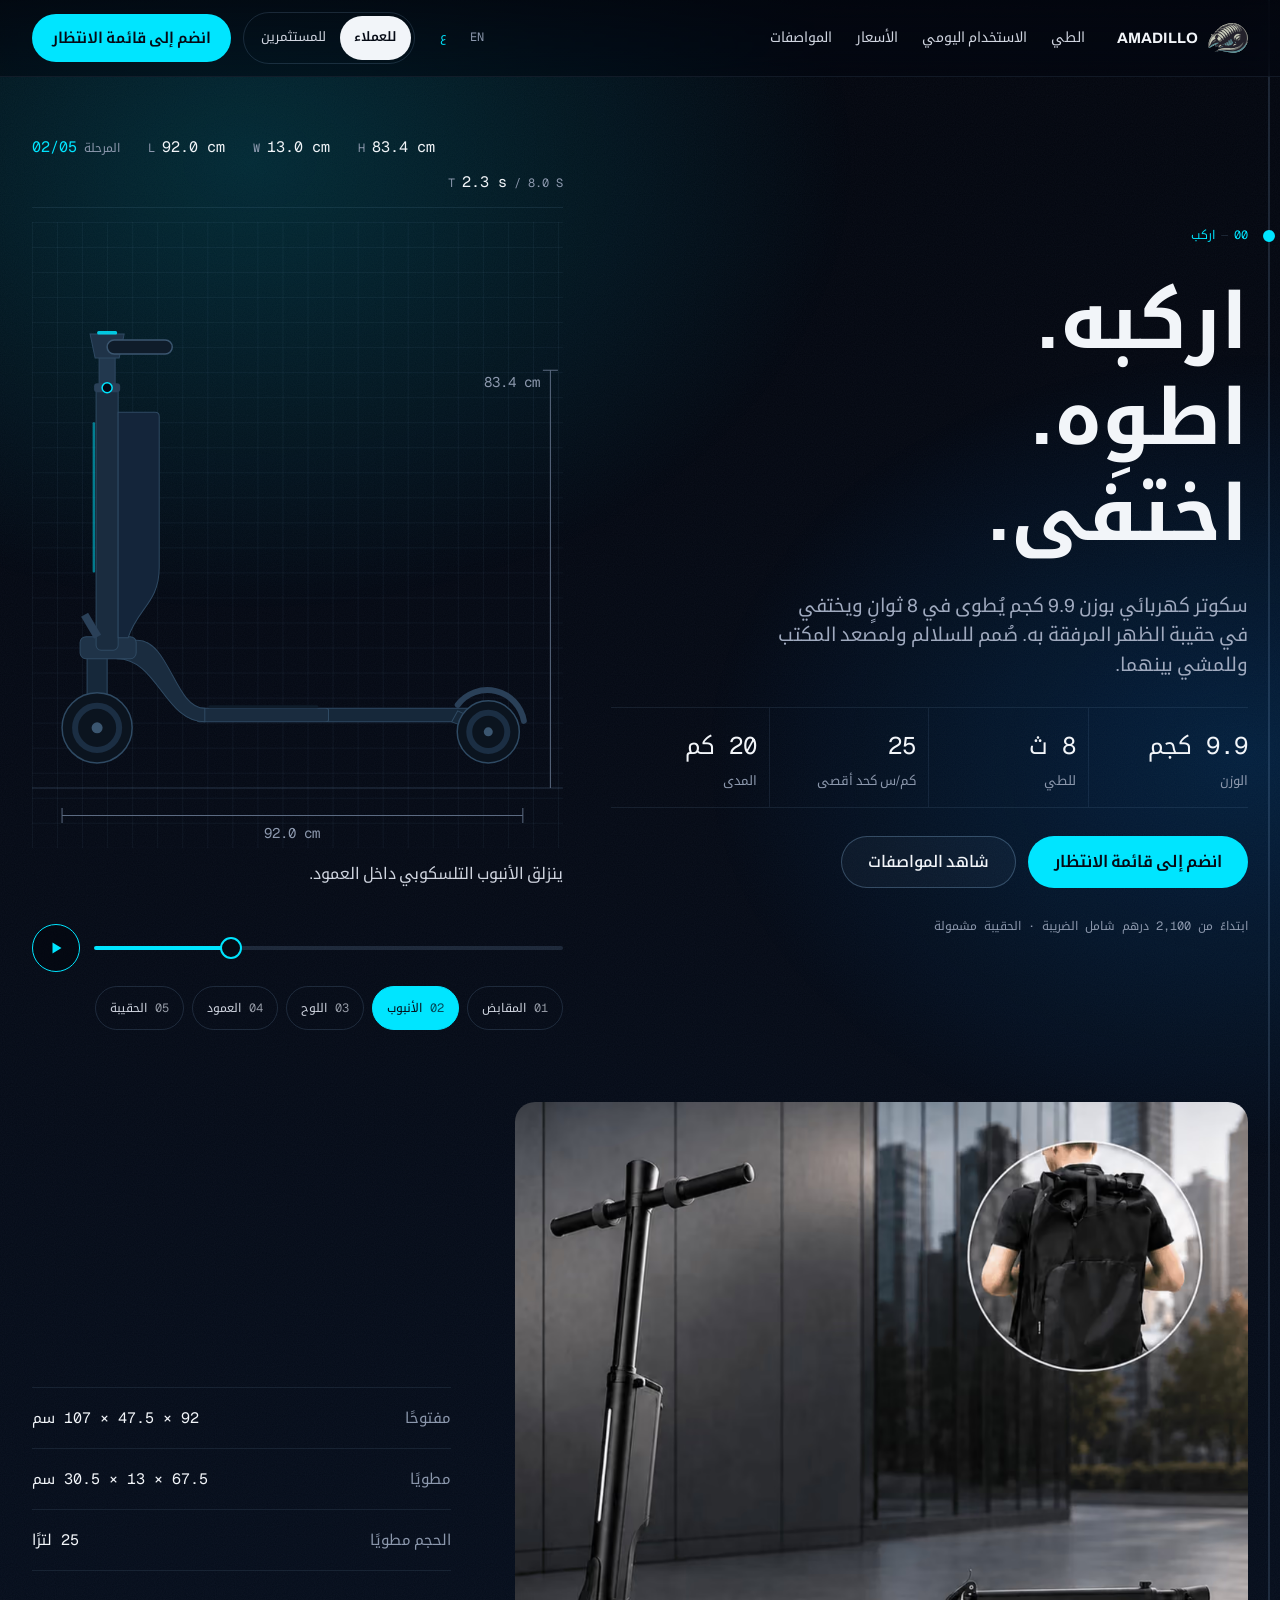
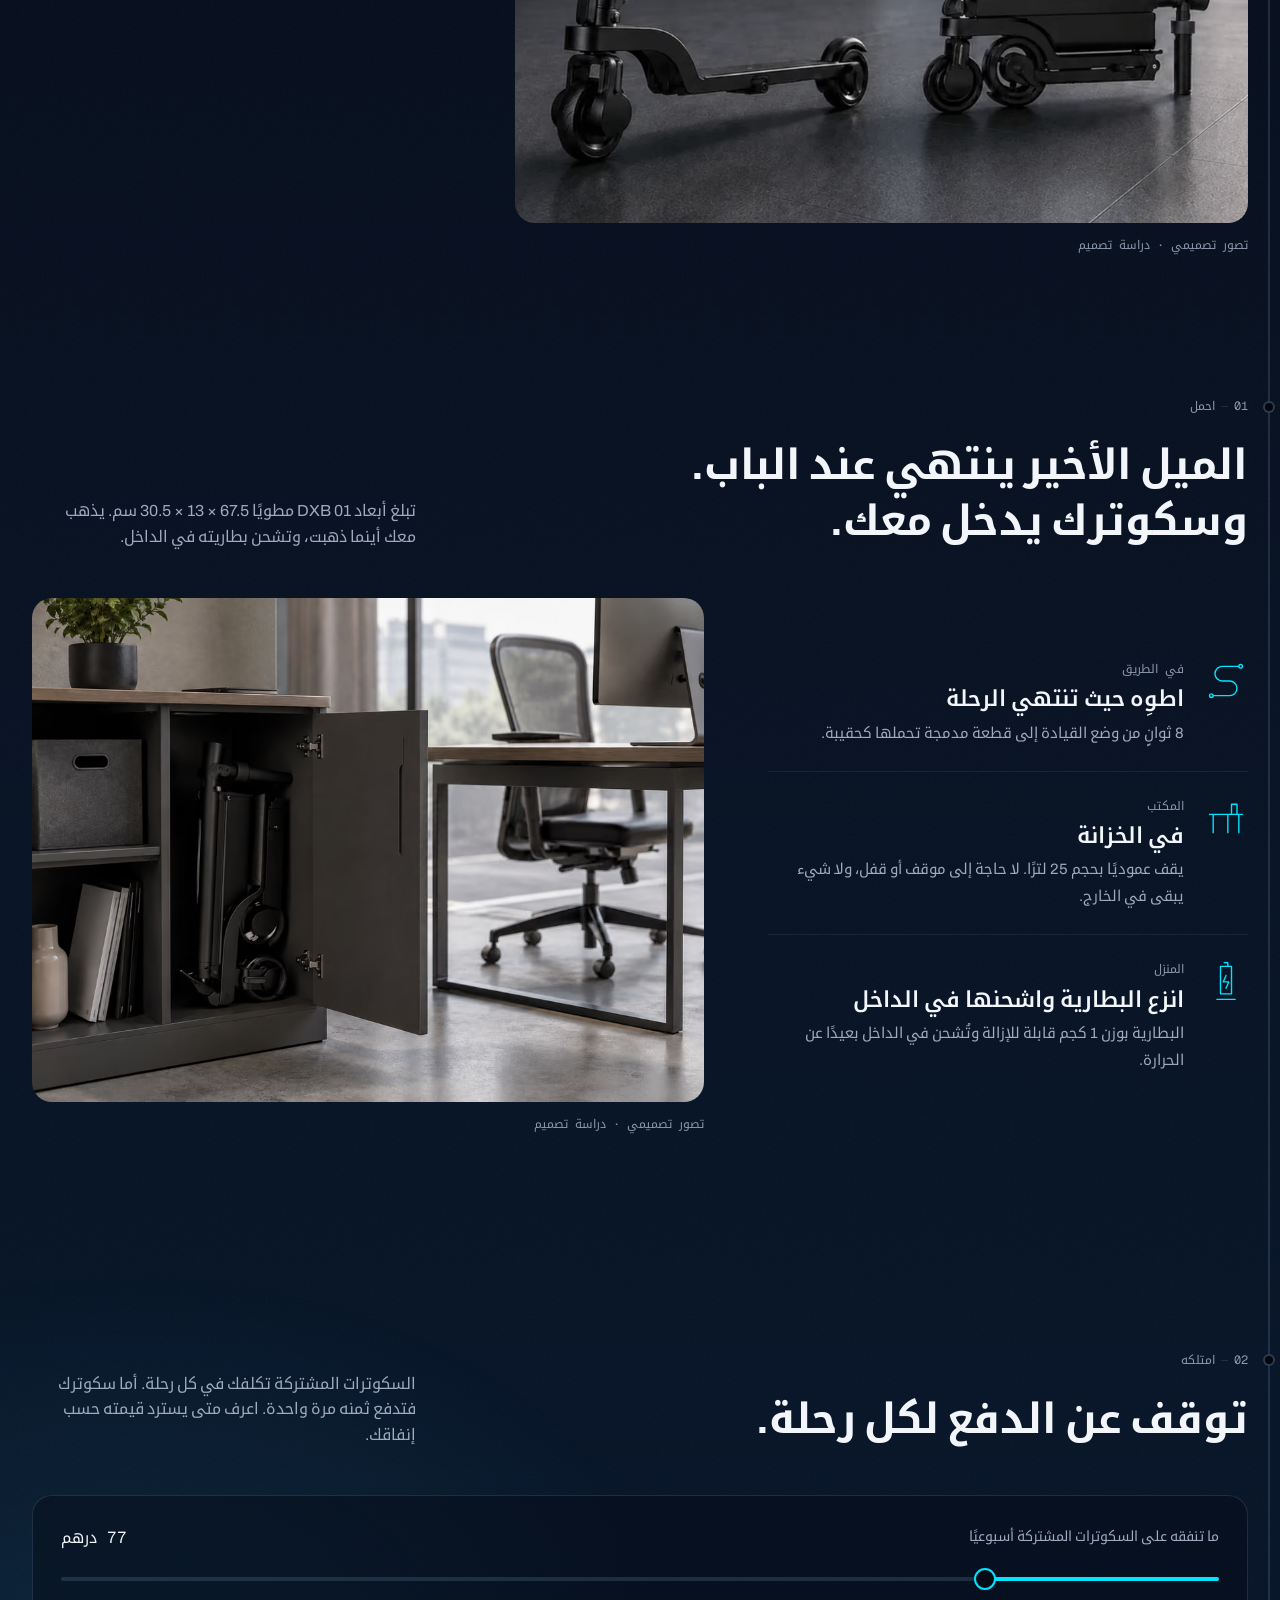
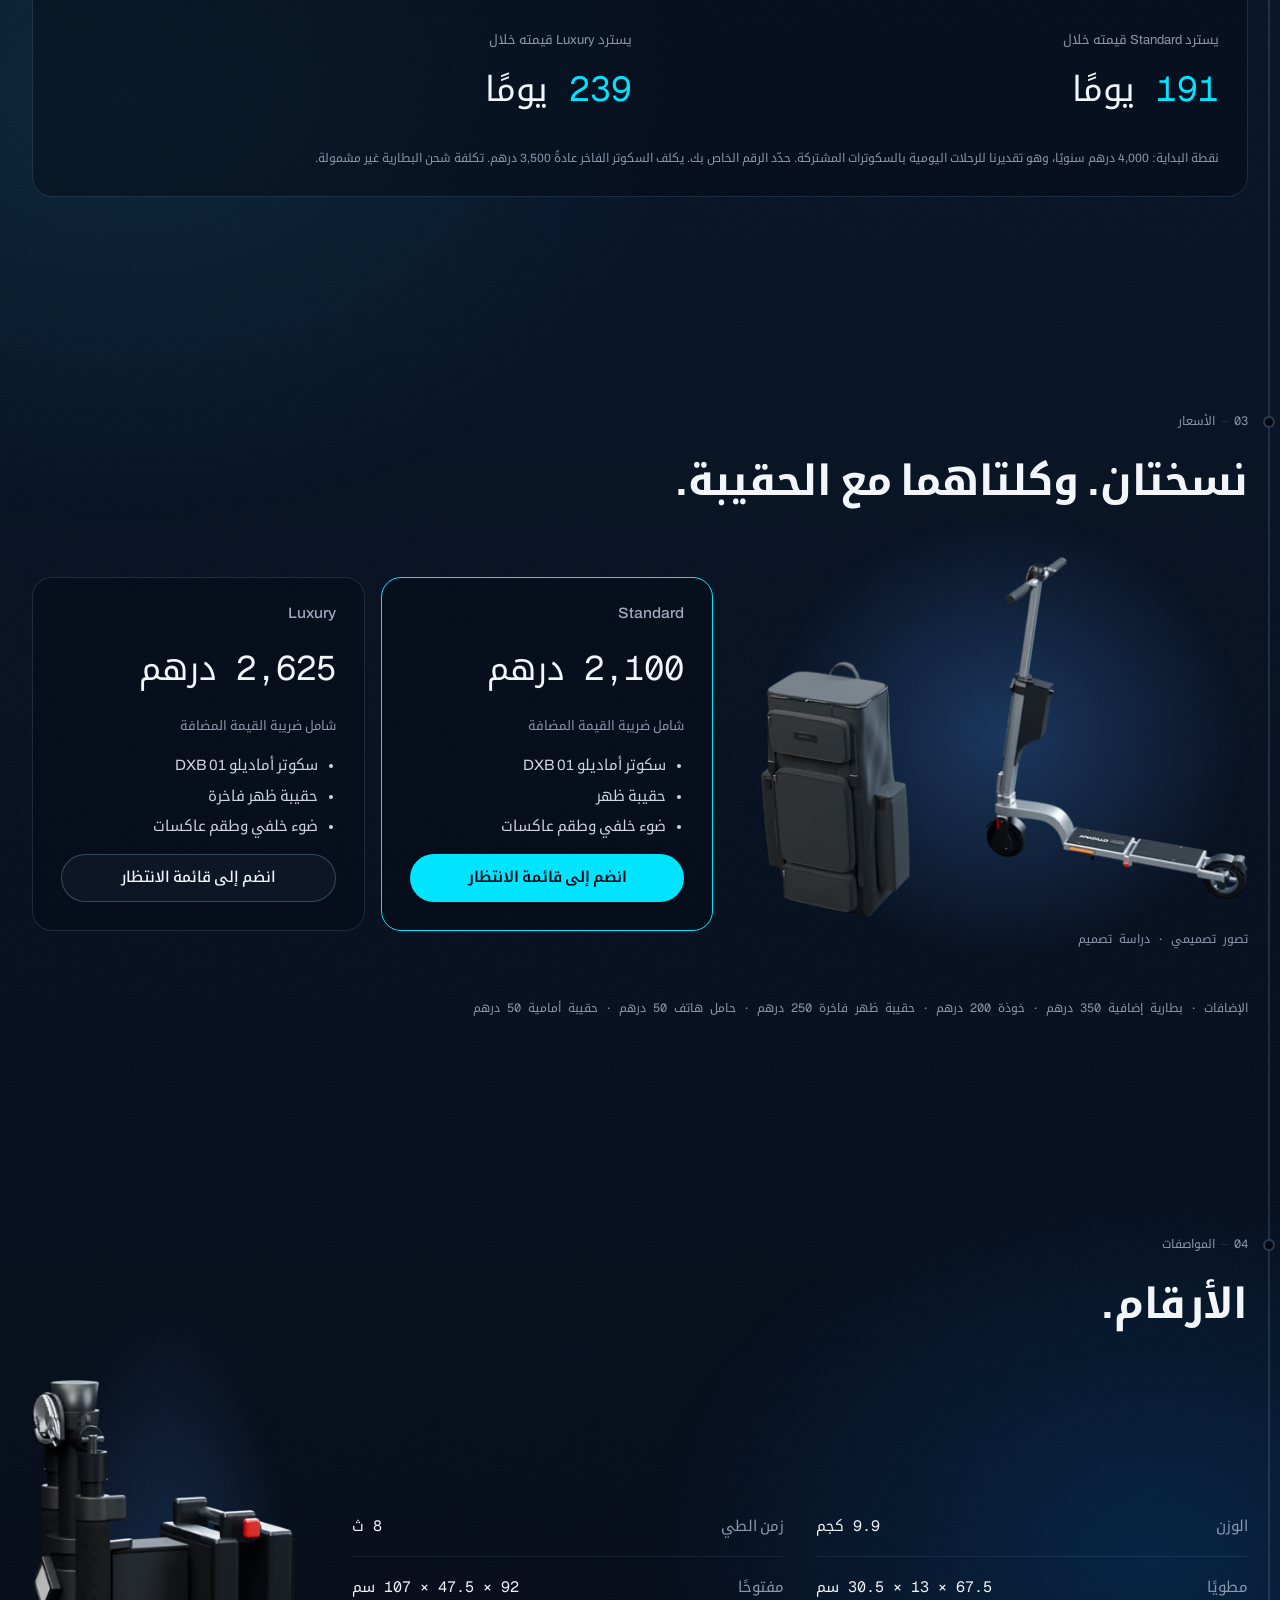
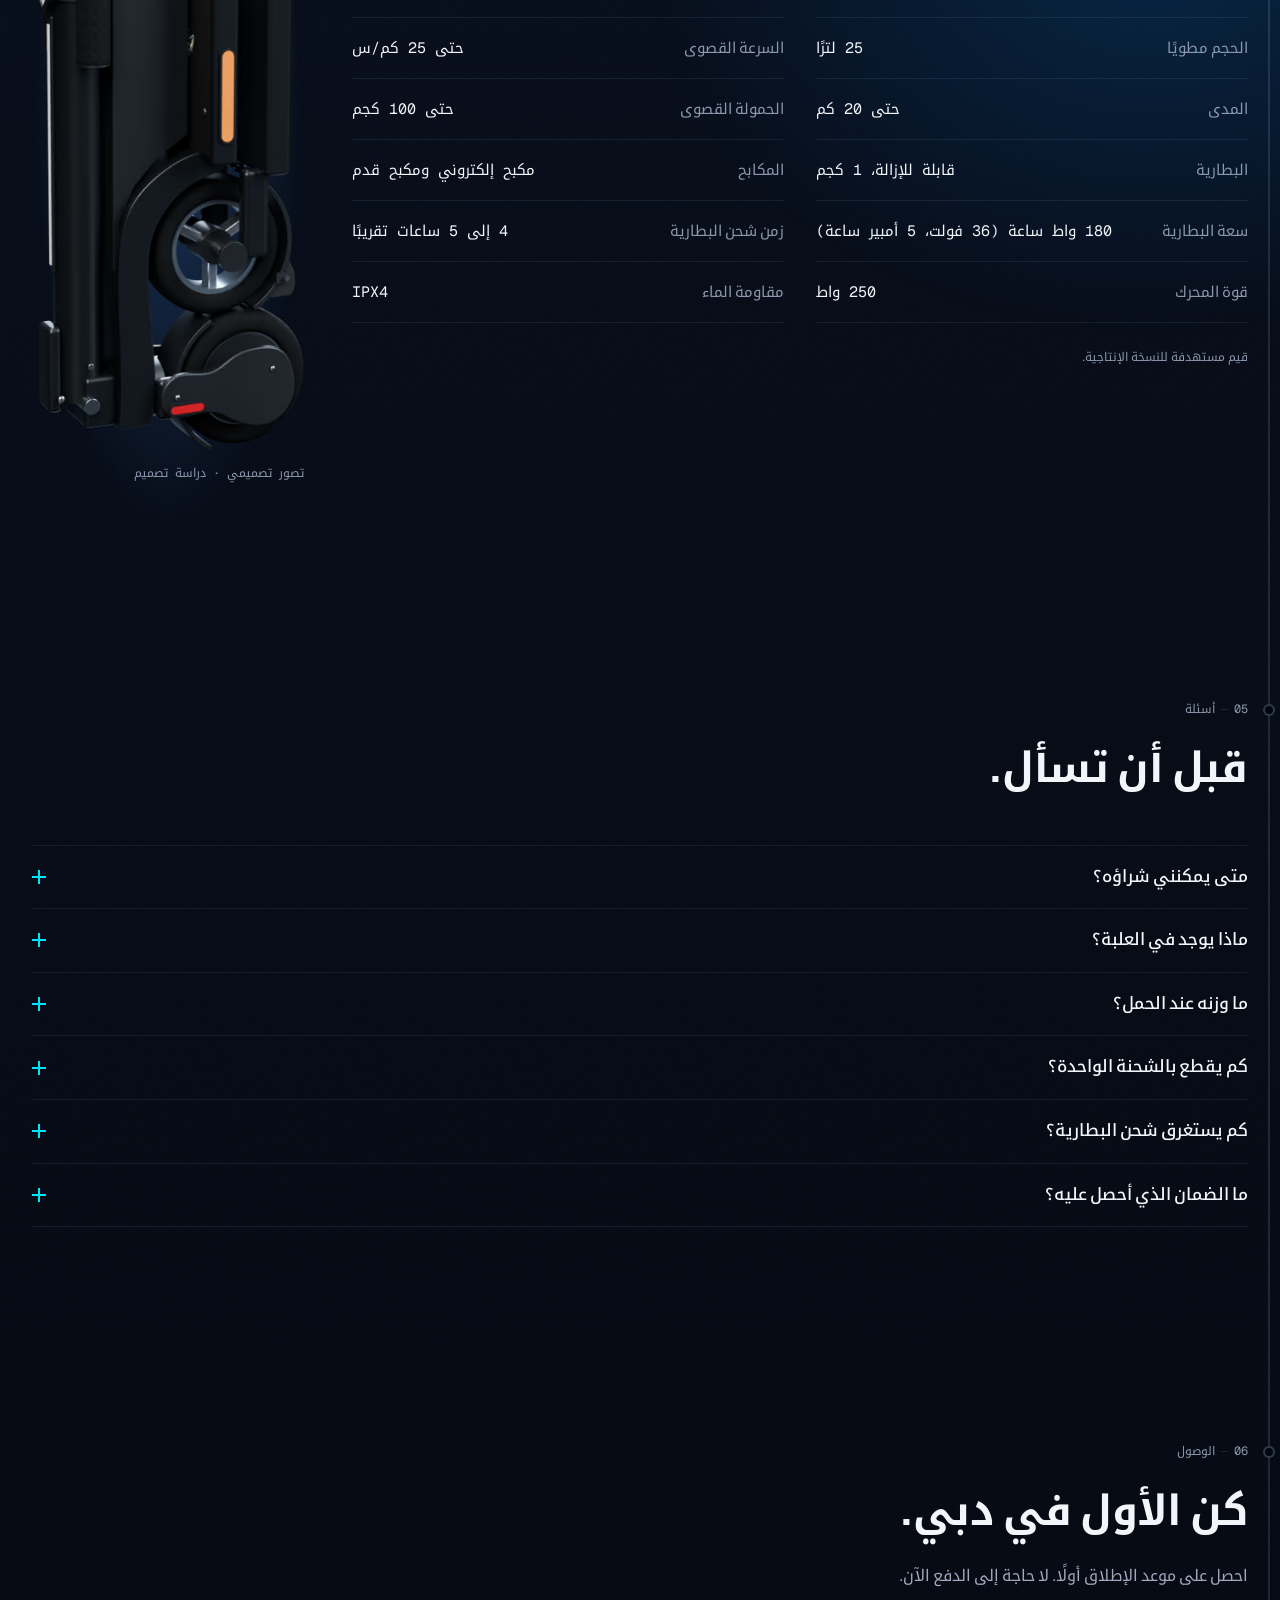
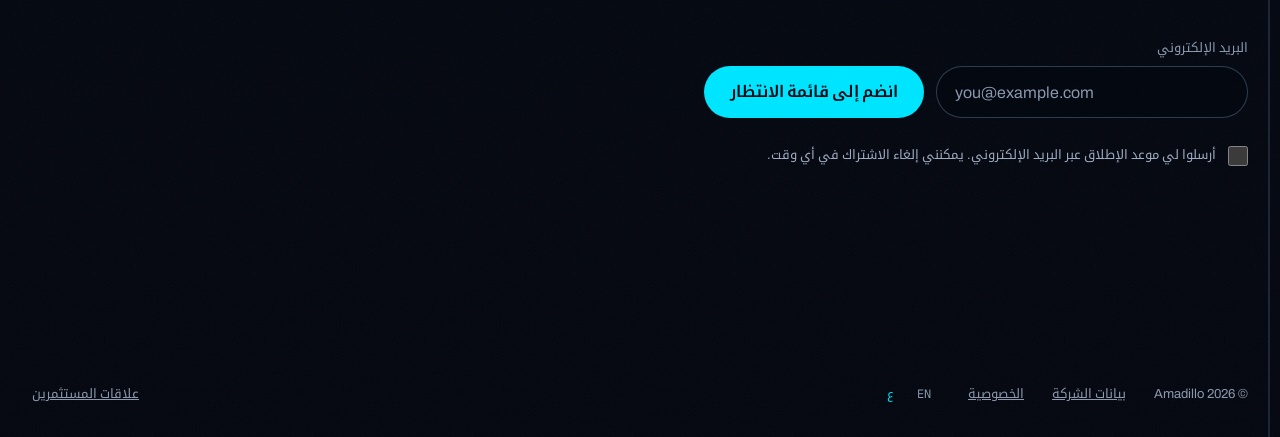
<file: ar/index.html>
<!DOCTYPE html><html lang="ar" dir="rtl"><head><meta charset="utf-8"><meta name="viewport" content="width=device-width, initial-scale=1"><meta name="color-scheme" content="dark"><meta name="theme-color" content="#050a15"><title>أماديلو — السكوتر الكهربائي الذي يختفي في حقيبة ظهرك</title><meta name="description" content="سكوتر كهربائي قابل للطي بوزن 9.9 كجم لدولة الإمارات. يُطوى في ثوانٍ ويُحمل في حقيبة الظهر المرفقة به."><meta name="robots" content="noindex, nofollow"><link rel="preload" href="/fonts/noto-kufi-arabic-wght.woff2" as="font" type="font/woff2" crossorigin><link rel="preload" href="/fonts/geist-mono-wght.woff2" as="font" type="font/woff2" crossorigin><link rel="icon" type="image/svg+xml" href="/brand/logo-mark.svg"><link rel="alternate icon" type="image/png" href="/brand/favicon-64.png"><link rel="canonical" href="https://amadillo.ae/ar/"><link rel="alternate" hreflang="en" href="https://amadillo.ae/"><link rel="alternate" hreflang="ar" href="https://amadillo.ae/ar/"><link rel="stylesheet" href="/_astro/Base.DRsIj8wl.css"><link rel="stylesheet" href="/_astro/Field.D0TIoNiY.css"><style>.card[data-astro-cid-5iuvr4wi]{flex-direction:column;gap:1rem;padding:1.75rem;display:flex}.card[data-astro-cid-5iuvr4wi].featured{border-color:var(--c-accent)}.name[data-astro-cid-5iuvr4wi]{letter-spacing:0;color:var(--c-text-soft);font-size:.9375rem;font-weight:500}.price[data-astro-cid-5iuvr4wi]{color:var(--c-text-strong);letter-spacing:-.02em;font-size:2.125rem}.note[data-astro-cid-5iuvr4wi]{font-size:var(--fs-small);color:var(--c-text-muted)}ul[data-astro-cid-5iuvr4wi]{flex-direction:column;gap:.5rem;margin:0;padding-inline-start:1.125rem;font-size:.9375rem;line-height:1.5;display:flex}.card[data-astro-cid-5iuvr4wi] .cta{margin-top:auto}.range-field[data-astro-cid-3jnsot4f]{flex-direction:column;gap:.25rem;display:flex}.top[data-astro-cid-3jnsot4f]{justify-content:space-between;gap:.75rem;font-size:.875rem;display:flex}label[data-astro-cid-3jnsot4f]{color:var(--c-text-soft)}output[data-astro-cid-3jnsot4f]{color:var(--c-text-strong);white-space:nowrap;font-size:1rem}
</style><link rel="stylesheet" href="/_astro/ProductImage.gO01XHYZ.css"><link rel="stylesheet" href="/_astro/Customers.DLJr7918.css"><script type="module" src="/_astro/page.BsuiZEAU.js"></script></head><body><div class="atmosphere" aria-hidden="true" data-astro-cid-astvurxn><span class="field f1" data-astro-cid-astvurxn></span><span class="field f2" data-astro-cid-astvurxn></span><span class="field f3" data-astro-cid-astvurxn></span><span class="field f4" data-astro-cid-astvurxn></span><span class="field f5" data-astro-cid-astvurxn></span></div><a class="skip" href="#main" data-astro-cid-nen7h5rs>الانتقال إلى المحتوى</a><header class="header" data-astro-cid-nen7h5rs><div class="container bar" data-astro-cid-nen7h5rs><a class="brand" href="/ar/" aria-label="الصفحة الرئيسية لأماديلو" data-astro-cid-nen7h5rs><img src="/brand/logo-mark.svg" alt="" width="40" height="30" decoding="async" data-astro-cid-nen7h5rs><span dir="ltr" data-astro-cid-nen7h5rs>AMADILLO</span></a><nav aria-label="الأقسام" class="links" data-astro-cid-nen7h5rs><a href="#fold" data-astro-cid-nen7h5rs>الطي</a><a href="#everyday" data-astro-cid-nen7h5rs>الاستخدام اليومي</a><a href="#pricing" data-astro-cid-nen7h5rs>الأسعار</a><a href="#specs" data-astro-cid-nen7h5rs>المواصفات</a></nav><div class="actions" data-astro-cid-nen7h5rs><span class="lang-wide" data-astro-cid-nen7h5rs><nav class="langs mono" aria-label="اللغة" data-astro-cid-lemdd452><a class="lang" href="/" hreflang="en" lang="en" title="English" aria-label="English" data-astro-cid-lemdd452>EN</a><span class="lang on" aria-current="true" title="العربية" data-astro-cid-lemdd452>ع</span></nav></span><nav class="switch" aria-label="الفئة" data-astro-cid-ph7txtrj><span class="opt on" aria-current="page" data-astro-cid-ph7txtrj>للعملاء</span><a class="opt" href="/ar/investors" data-astro-cid-ph7txtrj>للمستثمرين</a></nav><a href="#waitlist" class="btn btn-primary btn-md cta" data-astro-cid-nen7h5rs="true">انضم إلى قائمة الانتظار</a><details class="menu" data-astro-cid-nen7h5rs><summary aria-label="القائمة" data-astro-cid-nen7h5rs><span class="open" data-astro-cid-nen7h5rs><svg width="18" height="18" viewBox="0 0 16 16" fill="none" stroke="currentColor" stroke-width="1.5" stroke-linecap="round" stroke-linejoin="round" aria-hidden="true"><path d="M2 4.5h12M2 8h12M2 11.5h12"/></svg></span><span class="shut" data-astro-cid-nen7h5rs><svg width="18" height="18" viewBox="0 0 16 16" fill="none" stroke="currentColor" stroke-width="1.5" stroke-linecap="round" stroke-linejoin="round" aria-hidden="true"><path d="m3.5 3.5 9 9m0-9-9 9"/></svg></span></summary><nav aria-label="قائمة الأقسام" class="sheet" data-astro-cid-nen7h5rs><a href="#fold" data-astro-cid-nen7h5rs>الطي</a><a href="#everyday" data-astro-cid-nen7h5rs>الاستخدام اليومي</a><a href="#pricing" data-astro-cid-nen7h5rs>الأسعار</a><a href="#specs" data-astro-cid-nen7h5rs>المواصفات</a><a href="#waitlist" class="btn btn-primary btn-md" data-astro-cid-nen7h5rs="true">انضم إلى قائمة الانتظار</a><div class="lang-sheet" data-astro-cid-nen7h5rs><nav class="langs mono" aria-label="اللغة" data-astro-cid-lemdd452><a class="lang" href="/" hreflang="en" lang="en" title="English" aria-label="English" data-astro-cid-lemdd452>EN</a><span class="lang on" aria-current="true" title="العربية" data-astro-cid-lemdd452>ع</span></nav></div></nav></details></div></div></header><script type="module">document.querySelectorAll(`.menu .sheet a`).forEach(e=>{e.addEventListener(`click`,()=>e.closest(`details`)?.removeAttribute(`open`))});</script><main id="main"><div class="route" aria-hidden="true" data-astro-cid-cz245ulg><span class="fill" data-astro-cid-cz245ulg></span></div><section class="container hero" id="top" data-astro-cid-br2oot2i><div class="copy" data-astro-cid-br2oot2i><span class="stop start" data-astro-cid-aq7dzzhk><span class="dot" aria-hidden="true" data-astro-cid-aq7dzzhk></span><span class="mono text" data-astro-cid-aq7dzzhk>00<span class="sep" aria-hidden="true" data-astro-cid-aq7dzzhk>—</span>اركب</span></span><script type="module">var e=()=>{let e=document.documentElement.dir===`rtl`,t=document.documentElement.clientWidth;document.querySelectorAll(`.stop`).forEach(n=>{let r=n.getBoundingClientRect();n.style.setProperty(`--stop-left`,`${e?t-r.right:r.left}px`)})};e(),addEventListener(`resize`,e,{passive:!0});</script><h1 data-astro-cid-br2oot2i><span class="line l1" data-astro-cid-br2oot2i>اركبه.</span><span class="line l2" data-astro-cid-br2oot2i>اطوِه.</span><span class="line l3 ghost" data-astro-cid-br2oot2i>اختفى.</span></h1><p class="lead" data-astro-cid-br2oot2i>سكوتر كهربائي بوزن 9.9 كجم يُطوى في 8 ثوانٍ ويختفي في حقيبة الظهر المرفقة به. صُمم للسلالم ولمصعد المكتب وللمشي بينهما.</p><dl class="stats s-md" style="--cols: 4" data-astro-cid-bchll4or><div class="stat" data-astro-cid-bchll4or><dt class="label" data-astro-cid-bchll4or>الوزن</dt><dd class="mono value" data-astro-cid-bchll4or>9.9 كجم</dd></div><div class="stat" data-astro-cid-bchll4or><dt class="label" data-astro-cid-bchll4or>للطي</dt><dd class="mono value" data-astro-cid-bchll4or>8 ث</dd></div><div class="stat" data-astro-cid-bchll4or><dt class="label" data-astro-cid-bchll4or>كم/س كحد أقصى</dt><dd class="mono value" data-astro-cid-bchll4or>25</dd></div><div class="stat" data-astro-cid-bchll4or><dt class="label" data-astro-cid-bchll4or>المدى</dt><dd class="mono value" data-astro-cid-bchll4or>20 كم</dd></div></dl><div class="ctas" data-astro-cid-br2oot2i><a href="#waitlist" class="btn btn-primary" data-astro-cid-br2oot2i="true">انضم إلى قائمة الانتظار</a><a href="#specs" class="btn btn-ghost" data-astro-cid-br2oot2i="true">شاهد المواصفات</a></div><span class="note mono" data-astro-cid-br2oot2i>ابتداءً من 2,100 درهم شامل الضريبة · الحقيبة مشمولة</span></div><div class="stage" id="fold" data-astro-cid-br2oot2i><div class="ghostfold" data-ghostfold data-seconds="8" data-captions="[&quot;وضع القيادة. 92 × 47.5 × 107 سم، 9.9 كجم.&quot;,&quot;تنطوي المقابض إلى الأسفل. يقل العرض من 47.5 إلى 13 سم.&quot;,&quot;ينزلق الأنبوب التلسكوبي داخل العمود.&quot;,&quot;ينطوي الجزء الخلفي من اللوح إلى الأمام عند مفصله الأوسط.&quot;,&quot;ينطوي العمود مع البطارية بشكل مسطح: 67.5 × 13 × 30.5 سم.&quot;,&quot;عموديًا داخل حقيبة الظهر: 25 لترًا. اختفى.&quot;]" data-play-label="تشغيل حركة الطي" data-pause-label="إيقاف حركة الطي" data-astro-cid-t42quo57><div class="readout mono" aria-hidden="true" dir="ltr" data-astro-cid-t42quo57><span data-astro-cid-t42quo57>المرحلة <b class="accent" data-out="phase" data-astro-cid-t42quo57>00/05</b></span><span data-astro-cid-t42quo57>L <b data-out="length" data-astro-cid-t42quo57>92.0 cm</b></span><span class="wide" data-astro-cid-t42quo57>W <b data-out="width" data-astro-cid-t42quo57>47.5 cm</b></span><span data-astro-cid-t42quo57>H <b data-out="height" data-astro-cid-t42quo57>107.0 cm</b></span><span class="time" data-astro-cid-t42quo57>t <b data-out="time" data-astro-cid-t42quo57>0.0 s</b><span class="wide" data-astro-cid-t42quo57> / 8.0 s</span></span></div><svg class="drawing" viewBox="-60 20 1060 1250" role="img" aria-label="منظر جانبي لسكوتر أماديلو DXB 01 وهو يُطوى من وضع القيادة (92 × 107 سم) إلى داخل حقيبته (67.5 × 30.5 سم)." data-astro-cid-t42quo57><line x1="-60" y1="1150" x2="1000" y2="1150" class="ground" data-astro-cid-t42quo57></line><g data-part="lift" data-astro-cid-t42quo57><g data-part="pack" data-astro-cid-t42quo57><g data-part="rear" data-astro-cid-t42quo57><rect x="525" y="1041" width="290" height="27" rx="6" class="p2" data-astro-cid-t42quo57></rect><path d="M790 1046 L862 1080 L848 1094 L778 1068 Z" class="p2" data-astro-cid-t42quo57></path><path d="M790 1034 A 74 74 0 0 1 922 1066" class="fender" data-astro-cid-t42quo57></path><circle cx="851" cy="1088" r="62" class="tyre" data-astro-cid-t42quo57></circle><circle cx="851" cy="1088" r="38" class="rim" data-astro-cid-t42quo57></circle><circle cx="851" cy="1088" r="9" class="hub" data-astro-cid-t42quo57></circle><circle cx="525" cy="1076" r="13" class="joint" data-joint="hinge" data-astro-cid-t42quo57></circle></g><rect x="270" y="1041" width="262" height="27" rx="4" class="p1" data-astro-cid-t42quo57></rect><rect x="292" y="1035" width="220" height="6" rx="3" class="tape" data-astro-cid-t42quo57></rect><path d="M110 905 L150 905 C215 905 225 1041 285 1041 L285 1068 C205 1068 190 942 110 942 Z" class="p1" data-astro-cid-t42quo57></path><rect x="50" y="930" width="40" height="150" rx="10" class="p2" data-astro-cid-t42quo57></rect><circle cx="70" cy="1080" r="70" class="tyre" data-astro-cid-t42quo57></circle><circle cx="70" cy="1080" r="44" class="rim" data-astro-cid-t42quo57></circle><circle cx="70" cy="1080" r="11" class="hub" data-astro-cid-t42quo57></circle><rect x="36" y="898" width="112" height="44" rx="12" class="p3" data-astro-cid-t42quo57></rect><g data-part="stem" data-astro-cid-t42quo57><g data-part="tele" data-astro-cid-t42quo57><rect x="74" y="80" width="32" height="340" rx="8" class="p4" data-astro-cid-t42quo57></rect><path d="M56 58 L124 58 L114 106 L66 106 Z" class="p3" data-astro-cid-t42quo57></path><rect x="70" y="52" width="40" height="7" rx="3" class="display" data-astro-cid-t42quo57></rect><circle cx="90" cy="84" r="18" class="grip" data-part="bar" data-astro-cid-t42quo57></circle><rect x="90" y="70" width="0" height="28" rx="14" class="grip" data-part="grips" data-astro-cid-t42quo57></rect><circle cx="90" cy="84" r="9" class="joint" data-joint="grip" data-astro-cid-t42quo57></circle></g><rect x="68" y="400" width="44" height="525" rx="10" class="p1" data-astro-cid-t42quo57></rect><rect x="61" y="470" width="5" height="300" rx="2" class="light" data-astro-cid-t42quo57></rect><path d="M112 450 L186 450 Q194 450 194 458 L194 760 C194 830 150 842 132 900 L112 900 Z" class="battery" data-astro-cid-t42quo57></path><rect x="64" y="392" width="52" height="18" rx="6" class="clamp" data-astro-cid-t42quo57></rect><path d="M64 902 L38 858 L52 850 L78 894 Z" class="clamp" data-astro-cid-t42quo57></path><circle cx="90" cy="401" r="10" class="joint" data-joint="tele" data-astro-cid-t42quo57></circle><circle cx="90" cy="920" r="13" class="joint" data-joint="stem" data-astro-cid-t42quo57></circle></g></g></g><g data-part="bag" opacity="0" data-astro-cid-t42quo57><path d="M270 640 Q270 560 350 560 L570 560 Q650 560 650 640 L650 1120 Q650 1150 620 1150 L300 1150 Q270 1150 270 1120 Z" class="bag" data-astro-cid-t42quo57></path><path d="M300 660 L300 1100 M620 660 L620 1100" class="seam" data-astro-cid-t42quo57></path><line x1="300" y1="600" x2="620" y2="600" class="strap" data-astro-cid-t42quo57></line><rect x="436" y="690" width="48" height="8" rx="4" class="display" data-astro-cid-t42quo57></rect></g><g data-part="dims" class="dims" data-astro-cid-t42quo57><line x1="0" y1="1205" x2="920" y2="1205" data-dim="l-line" data-astro-cid-t42quo57></line><line x1="0" y1="1190" x2="0" y2="1220" data-astro-cid-t42quo57></line><line x1="920" y1="1190" x2="920" y2="1220" data-dim="l-tick" data-astro-cid-t42quo57></line><text x="460" y="1250" text-anchor="middle" data-dim="l-text" data-astro-cid-t42quo57>92.0 cm</text><line x1="975" y1="1150" x2="975" y2="80" data-dim="h-line" data-astro-cid-t42quo57></line><line x1="960" y1="80" x2="990" y2="80" data-dim="h-tick" data-astro-cid-t42quo57></line><text x="955" y="114" text-anchor="end" data-dim="h-text" data-astro-cid-t42quo57>107.0 cm</text></g><text x="460" y="1250" text-anchor="middle" class="packed" data-part="packed" opacity="0" data-astro-cid-t42quo57>25 لترًا · 9.9 كجم · على ظهرك</text></svg><p class="caption" aria-live="polite" data-out="caption" data-astro-cid-t42quo57>وضع القيادة. 92 × 47.5 × 107 سم، 9.9 كجم.</p><div class="controls" dir="ltr" data-astro-cid-t42quo57><button type="button" class="play" data-play aria-label="تشغيل حركة الطي" data-astro-cid-t42quo57><span class="i-play" data-astro-cid-t42quo57><svg width="16" height="16" viewBox="0 0 16 16" fill="none" stroke="currentColor" stroke-width="1.5" stroke-linecap="round" stroke-linejoin="round" aria-hidden="true"><path d="M4.5 2.5 13.5 8l-9 5.5z" fill="currentColor" stroke="none"/></svg></span><span class="i-pause" data-astro-cid-t42quo57><svg width="16" height="16" viewBox="0 0 16 16" fill="none" stroke="currentColor" stroke-width="1.5" stroke-linecap="round" stroke-linejoin="round" aria-hidden="true"><path d="M4 2.5h3v11H4zM9 2.5h3v11H9z" fill="currentColor" stroke="none"/></svg></span></button><label for="ghostfold-range" class="visually-hidden" data-astro-cid-t42quo57>تقدم الطي</label><input id="ghostfold-range" class="range" type="range" min="0" max="1000" step="1" value="0" style="--fill: 0%" data-range data-astro-cid-t42quo57></div><div class="chips" role="group" aria-label="الانتقال إلى مرحلة من الطي" data-astro-cid-t42quo57><button type="button" class="chip" aria-pressed="false" data-chip="0.15" data-astro-cid-t42quo57="true" data-astro-cid-ags4ogmk><span class="idx" data-astro-cid-ags4ogmk>01</span>المقابض</button><button type="button" class="chip" aria-pressed="false" data-chip="0.35" data-astro-cid-t42quo57="true" data-astro-cid-ags4ogmk><span class="idx" data-astro-cid-ags4ogmk>02</span>الأنبوب</button><button type="button" class="chip" aria-pressed="false" data-chip="0.6" data-astro-cid-t42quo57="true" data-astro-cid-ags4ogmk><span class="idx" data-astro-cid-ags4ogmk>03</span>اللوح</button><button type="button" class="chip" aria-pressed="false" data-chip="0.85" data-astro-cid-t42quo57="true" data-astro-cid-ags4ogmk><span class="idx" data-astro-cid-ags4ogmk>04</span>العمود</button><button type="button" class="chip" aria-pressed="false" data-chip="1" data-astro-cid-t42quo57="true" data-astro-cid-ags4ogmk><span class="idx" data-astro-cid-ags4ogmk>05</span>الحقيبة</button></div></div><script type="module">var e=[{key:`grips`,end:.15},{key:`telescope`,end:.35},{key:`deck`,end:.6},{key:`stem`,end:.85},{key:`backpack`,end:1}],t={l:920,w:475,h:1070},n={l:675,w:130,h:305},r=e=>e<.5?4*e*e*e:1-(-2*e+2)**3/2,i=e=>Math.min(1,Math.max(0,e));function a(a){let o=i(a),s=(e,t)=>r(i((o-e)/(t-e))),c=s(0,.15),l=s(.15,.35),u=s(.35,.6),d=s(.6,.85),f=s(.85,1),p=Math.min(1,o/.08)*(1-f),m=o<=0?0:e.findIndex(e=>o<=e.end)+1,h=(e,t)=>o>e-.02&&o<t+.02&&f<1;return{phase:m,lift:`translate(0 ${(-50*p).toFixed(1)})`,pack:`translate(${(122*f).toFixed(1)} ${(-203*f).toFixed(1)}) rotate(${(-90*f).toFixed(2)} 338 1015)`,rear:`rotate(${(-180*u).toFixed(2)} 525 1076)`,stem:`rotate(${(90*d).toFixed(2)} 90 920)`,tele:`translate(0 ${(280*l).toFixed(1)})`,gripWidth:130*c,barOpacity:1-c,bag:`translate(0 ${(260*(1-f)).toFixed(1)})`,bagOpacity:f,dimOpacity:1-f,joints:{grip:h(0,.15),tele:h(.15,.35),hinge:h(.35,.6),stem:h(.6,.85)},length:Math.round(t.l-(t.l-n.l)*(.55*u+.45*d)),width:Math.round(t.w-(t.w-n.w)*c),height:Math.round(t.h-280*l-(t.h-280-n.h)*d)}}var o=e=>`${(e/10).toFixed(1)} cm`,s=document.querySelector(`[data-ghostfold]`);s&&c(s);function c(e){let t=t=>e.querySelector(t),n=Object.fromEntries([`lift`,`pack`,`rear`,`stem`,`tele`,`bar`,`grips`,`bag`,`dims`,`packed`].map(e=>[e,t(`[data-part="${e}"]`)])),r=Object.fromEntries([`grip`,`tele`,`hinge`,`stem`].map(e=>[e,t(`[data-joint="${e}"]`)])),i=e=>t(`[data-dim="${e}"]`),s=e=>t(`[data-out="${e}"]`),c=t(`[data-range]`),l=t(`[data-play]`),u=[...e.querySelectorAll(`[data-chip]`)],d=JSON.parse(e.dataset.captions??`[]`),f=Number(e.dataset.seconds??8),p=matchMedia(`(prefers-reduced-motion: reduce)`).matches,m=0,h=-1,g=(e,t)=>{e.textContent!==t&&(e.textContent=t)},_=e=>{if(e===m&&h!==-1)return;m=e;let t=a(e);n.lift.setAttribute(`transform`,t.lift),n.pack.setAttribute(`transform`,t.pack),n.rear.setAttribute(`transform`,t.rear),n.stem.setAttribute(`transform`,t.stem),n.tele.setAttribute(`transform`,t.tele),n.grips.setAttribute(`width`,t.gripWidth.toFixed(1)),n.bar.setAttribute(`opacity`,t.barOpacity.toFixed(2)),n.bag.setAttribute(`transform`,t.bag),n.bag.setAttribute(`opacity`,t.bagOpacity.toFixed(2)),n.dims.setAttribute(`opacity`,t.dimOpacity.toFixed(2)),n.packed.setAttribute(`opacity`,t.bagOpacity.toFixed(2));for(let[e,n]of Object.entries(t.joints))r[e].classList.toggle(`on`,n);i(`l-line`).setAttribute(`x2`,String(t.length)),i(`l-tick`).setAttribute(`x1`,String(t.length)),i(`l-tick`).setAttribute(`x2`,String(t.length)),i(`l-text`).setAttribute(`x`,String(t.length/2)),g(i(`l-text`),o(t.length));let l=1150-t.height;i(`h-line`).setAttribute(`y2`,String(l)),i(`h-tick`).setAttribute(`y1`,String(l)),i(`h-tick`).setAttribute(`y2`,String(l)),i(`h-text`).setAttribute(`y`,String(l+34)),g(i(`h-text`),o(t.height)),g(s(`length`),o(t.length)),g(s(`width`),o(t.width)),g(s(`height`),o(t.height)),g(s(`time`),`${(e*f).toFixed(1)} s`),g(s(`phase`),`0${t.phase}/05`),c.value=String(Math.round(e*1e3)),c.style.setProperty(`--fill`,`${(e*100).toFixed(1)}%`),t.phase!==h&&(h=t.phase,s(`caption`).textContent=d[t.phase]??``,u.forEach((e,n)=>e.setAttribute(`aria-pressed`,String(n+1===t.phase))))},v=0,y=!1,b=t=>{y=t,e.classList.toggle(`is-playing`,t),l.setAttribute(`aria-label`,(t?e.dataset.pauseLabel:e.dataset.playLabel)??``),t||cancelAnimationFrame(v)},x=()=>{m>=1&&_(0),b(!0);let e=performance.now(),t=n=>{let r=Math.min(1,m+(n-e)/(f*1e3*.75));e=n,_(r),r>=1?(b(!1),C()):v=requestAnimationFrame(t)};v=requestAnimationFrame(t)},S,C=()=>S?.disconnect();p||(S=new IntersectionObserver(([e])=>{e.isIntersecting&&!y?x():!e.isIntersecting&&y&&b(!1)},{threshold:.5}),S.observe(t(`.drawing`)));let w=()=>{C(),b(!1)};l.addEventListener(`click`,()=>{let e=y;w(),e||x()}),c.addEventListener(`input`,()=>{w(),_(Number(c.value)/1e3)}),u.forEach(e=>e.addEventListener(`click`,()=>{w(),_(Number(e.dataset.chip))})),_(m)}</script></div></section><div class="container showcase" data-astro-cid-br2oot2i><figure class="product-image photo" data-astro-cid-seiejway><div class="frame" data-astro-cid-seiejway><picture data-astro-cid-seiejway><source type="image/avif" srcset="/img/city-640.avif 640w, /img/city-960.avif 960w, /img/city-1149.avif 1149w" sizes="(min-width: 960px) 46rem, 100vw" data-astro-cid-seiejway><img src="/img/city-640.webp" srcset="/img/city-640.webp 640w, /img/city-960.webp 960w, /img/city-1149.webp 1149w" sizes="(min-width: 960px) 46rem, 100vw" width="1149" height="1130" alt="سكوتر أماديلو DXB 01 في ساحة بالمدينة: مفتوحًا ومطويًا وفي الحقيبة على ظهر الراكب." loading="lazy" decoding="async" data-astro-cid-seiejway></picture></div><figcaption class="mono" data-astro-cid-seiejway>تصور تصميمي · دراسة تصميم</figcaption></figure><dl class="specs c-1" data-astro-cid-uzz5av54><div class="row" data-astro-cid-uzz5av54><dt data-astro-cid-uzz5av54>مفتوحًا</dt><dd class="mono" data-astro-cid-uzz5av54>92 × 47.5 × 107 سم</dd></div><div class="row" data-astro-cid-uzz5av54><dt data-astro-cid-uzz5av54>مطويًا</dt><dd class="mono" data-astro-cid-uzz5av54>67.5 × 13 × 30.5 سم</dd></div><div class="row" data-astro-cid-uzz5av54><dt data-astro-cid-uzz5av54>الحجم مطويًا</dt><dd class="mono" data-astro-cid-uzz5av54>25 لترًا</dd></div></dl></div><section id="everyday" class="section" data-astro-cid-5lyysmr3><div class="container inner" data-astro-cid-5lyysmr3><div class="head split" data-astro-cid-5lyysmr3><div class="titles" data-astro-cid-5lyysmr3><span class="stop" data-astro-cid-aq7dzzhk><span class="dot" aria-hidden="true" data-astro-cid-aq7dzzhk></span><span class="mono text" data-astro-cid-aq7dzzhk>01<span class="sep" aria-hidden="true" data-astro-cid-aq7dzzhk>—</span>احمل</span></span><h2 data-astro-cid-5lyysmr3>الميل الأخير ينتهي عند الباب. وسكوترك يدخل معك.</h2></div><p class="lead" data-astro-cid-5lyysmr3>تبلغ أبعاد DXB 01 مطويًا ‏67.5 × 13 × 30.5 سم. يذهب معك أينما ذهبت، وتشحن بطاريته في الداخل.</p></div><div class="everyday" data-astro-cid-br2oot2i><ol class="moments" data-astro-cid-br2oot2i><li data-astro-cid-br2oot2i><svg viewBox="0 0 48 48" aria-hidden="true" class="pict" data-astro-cid-br2oot2i><path d="M10 40h18a8 8 0 0 0 0-16H20a8 8 0 0 1 0-16h18M6 40a2 2 0 1 0 4 0a2 2 0 1 0-4 0M38 8a2 2 0 1 0 4 0a2 2 0 1 0-4 0" data-astro-cid-br2oot2i></path></svg><div class="moment" data-astro-cid-br2oot2i><span class="mono idx" data-astro-cid-br2oot2i>في الطريق</span><h3 data-astro-cid-br2oot2i>اطوِه حيث تنتهي الرحلة</h3><p data-astro-cid-br2oot2i>8 ثوانٍ من وضع القيادة إلى قطعة مدمجة تحملها كحقيبة.</p></div></li><li data-astro-cid-br2oot2i><svg viewBox="0 0 48 48" aria-hidden="true" class="pict" data-astro-cid-br2oot2i><path d="M6 20h36M10 20v20M38 20v20M26 20v20M30 9h6v11h-6z" data-astro-cid-br2oot2i></path></svg><div class="moment" data-astro-cid-br2oot2i><span class="mono idx" data-astro-cid-br2oot2i>المكتب</span><h3 data-astro-cid-br2oot2i>في الخزانة</h3><p data-astro-cid-br2oot2i>يقف عموديًا بحجم 25 لترًا. لا حاجة إلى موقف أو قفل، ولا شيء يبقى في الخارج.</p></div></li><li data-astro-cid-br2oot2i><svg viewBox="0 0 48 48" aria-hidden="true" class="pict" data-astro-cid-br2oot2i><path d="M18 8h12v30H18zM22 4h4v4M24 18l-3 7h6l-3 7M14 44h20" data-astro-cid-br2oot2i></path></svg><div class="moment" data-astro-cid-br2oot2i><span class="mono idx" data-astro-cid-br2oot2i>المنزل</span><h3 data-astro-cid-br2oot2i>انزع البطارية واشحنها في الداخل</h3><p data-astro-cid-br2oot2i>البطارية بوزن 1 كجم قابلة للإزالة وتُشحن في الداخل بعيدًا عن الحرارة.</p></div></li></ol><figure class="product-image photo" data-astro-cid-seiejway><div class="frame" data-astro-cid-seiejway><picture data-astro-cid-seiejway><source type="image/avif" srcset="/img/cabinet-640.avif 640w, /img/cabinet-1000.avif 1000w, /img/cabinet-1448.avif 1448w" sizes="(min-width: 960px) 44rem, 100vw" data-astro-cid-seiejway><img src="/img/cabinet-640.webp" srcset="/img/cabinet-640.webp 640w, /img/cabinet-1000.webp 1000w, /img/cabinet-1448.webp 1448w" sizes="(min-width: 960px) 44rem, 100vw" width="1448" height="1086" alt="سكوتر أماديلو DXB 01 مطويًا وواقفًا داخل خزانة في مكتب." loading="lazy" decoding="async" data-astro-cid-seiejway></picture></div><figcaption class="mono" data-astro-cid-seiejway>تصور تصميمي · دراسة تصميم</figcaption></figure></div></div></section><section id="own" class="section" data-astro-cid-5lyysmr3><div class="container inner" data-astro-cid-5lyysmr3><div class="head split" data-astro-cid-5lyysmr3><div class="titles" data-astro-cid-5lyysmr3><span class="stop" data-astro-cid-aq7dzzhk><span class="dot" aria-hidden="true" data-astro-cid-aq7dzzhk></span><span class="mono text" data-astro-cid-aq7dzzhk>02<span class="sep" aria-hidden="true" data-astro-cid-aq7dzzhk>—</span>امتلكه</span></span><h2 data-astro-cid-5lyysmr3>توقف عن الدفع لكل رحلة.</h2></div><p class="lead" data-astro-cid-5lyysmr3>السكوترات المشتركة تكلفك في كل رحلة. أما سكوترك فتدفع ثمنه مرة واحدة. اعرف متى يسترد قيمته حسب إنفاقك.</p></div><div class="payback surface" data-payback data-astro-cid-d4ax2vmt><div class="range-field" data-astro-cid-3jnsot4f><div class="top" data-astro-cid-3jnsot4f><label for="rental-week" data-astro-cid-3jnsot4f>ما تنفقه على السكوترات المشتركة أسبوعيًا</label><output for="rental-week" class="mono" data-pattern="{n} درهم" data-locale="ar-AE-u-nu-latn" data-astro-cid-3jnsot4f>77 درهم</output></div><input id="rental-week" class="range" type="range" min="20" max="300" step="5" value="77" style="--fill: 20.357142857142858%" data-astro-cid-3jnsot4f></div><script type="module">var e=e=>{let t=Number(e.min),n=Number(e.max),r=Number(e.value);e.style.setProperty(`--fill`,`${(r-t)/(n-t)*100}%`);let i=e.closest(`.range-field`)?.querySelector(`output`);i&&(i.textContent=(i.dataset.pattern??`{n}`).replace(`{n}`,r.toLocaleString(i.dataset.locale)))};document.querySelectorAll(`.range-field .range`).forEach(t=>{t.addEventListener(`input`,()=>e(t))});</script><dl class="results" data-astro-cid-d4ax2vmt><div data-astro-cid-d4ax2vmt><dt data-astro-cid-d4ax2vmt>يسترد Standard قيمته خلال</dt><dd class="mono" data-astro-cid-d4ax2vmt><span data-days="standard" data-price="2100" data-astro-cid-d4ax2vmt>191</span> يومًا</dd></div><div data-astro-cid-d4ax2vmt><dt data-astro-cid-d4ax2vmt>يسترد Luxury قيمته خلال</dt><dd class="mono" data-astro-cid-d4ax2vmt><span data-days="luxury" data-price="2625" data-astro-cid-d4ax2vmt>239</span> يومًا</dd></div></dl><p class="fine" data-astro-cid-d4ax2vmt>نقطة البداية: 4,000 درهم سنويًا، وهو تقديرنا للرحلات اليومية بالسكوترات المشتركة. حدّد الرقم الخاص بك. يكلف السكوتر الفاخر عادةً 3,500 درهم. تكلفة شحن البطارية غير مشمولة.</p></div><script type="module">var e=document.querySelector(`[data-payback]`),t=e?.querySelector(`#rental-week`);if(e&&t){let n=[...e.querySelectorAll(`[data-days]`)];t.addEventListener(`input`,()=>{let e=Number(t.value)/7;n.forEach(t=>t.textContent=String(Math.ceil(Number(t.dataset.price)/e)))})}</script></div></section><section id="pricing" class="section" data-astro-cid-5lyysmr3><div class="container inner" data-astro-cid-5lyysmr3><div class="head split" data-astro-cid-5lyysmr3><div class="titles" data-astro-cid-5lyysmr3><span class="stop" data-astro-cid-aq7dzzhk><span class="dot" aria-hidden="true" data-astro-cid-aq7dzzhk></span><span class="mono text" data-astro-cid-aq7dzzhk>03<span class="sep" aria-hidden="true" data-astro-cid-aq7dzzhk>—</span>الأسعار</span></span><h2 data-astro-cid-5lyysmr3>نسختان. وكلتاهما مع الحقيبة.</h2></div></div><div class="offer" data-astro-cid-br2oot2i><figure class="product-image lit" data-astro-cid-seiejway><div class="frame" data-astro-cid-seiejway><picture data-astro-cid-seiejway><source type="image/avif" srcset="/img/bag-480.avif 480w, /img/bag-800.avif 800w" sizes="(min-width: 960px) 30rem, 100vw" data-astro-cid-seiejway><img src="/img/bag-480.webp" srcset="/img/bag-480.webp 480w, /img/bag-800.webp 800w" sizes="(min-width: 960px) 30rem, 100vw" width="951" height="703" alt="سكوتر أماديلو DXB 01 بجانب حقيبة الظهر الخاصة به." loading="lazy" decoding="async" data-astro-cid-seiejway></picture></div><figcaption class="mono" data-astro-cid-seiejway>تصور تصميمي · دراسة تصميم</figcaption></figure><div class="prices" data-astro-cid-br2oot2i><article class="card surface featured" data-astro-cid-5iuvr4wi><h3 class="name" data-astro-cid-5iuvr4wi>Standard</h3><p class="mono price" data-astro-cid-5iuvr4wi>2,100 درهم</p><p class="note" data-astro-cid-5iuvr4wi>شامل ضريبة القيمة المضافة</p><ul data-astro-cid-5iuvr4wi><li data-astro-cid-5iuvr4wi>سكوتر أماديلو DXB 01</li><li data-astro-cid-5iuvr4wi>حقيبة ظهر</li><li data-astro-cid-5iuvr4wi>ضوء خلفي وطقم عاكسات</li></ul><a href="#waitlist" class="btn btn-primary btn-md cta" data-astro-cid-5iuvr4wi="true">انضم إلى قائمة الانتظار</a></article><article class="card surface" data-astro-cid-5iuvr4wi><h3 class="name" data-astro-cid-5iuvr4wi>Luxury</h3><p class="mono price" data-astro-cid-5iuvr4wi>2,625 درهم</p><p class="note" data-astro-cid-5iuvr4wi>شامل ضريبة القيمة المضافة</p><ul data-astro-cid-5iuvr4wi><li data-astro-cid-5iuvr4wi>سكوتر أماديلو DXB 01</li><li data-astro-cid-5iuvr4wi>حقيبة ظهر فاخرة</li><li data-astro-cid-5iuvr4wi>ضوء خلفي وطقم عاكسات</li></ul><a href="#waitlist" class="btn btn-ghost btn-md cta" data-astro-cid-5iuvr4wi="true">انضم إلى قائمة الانتظار</a></article></div></div><p class="addons mono" data-astro-cid-br2oot2i>الإضافات · بطارية إضافية 350 درهم · خوذة 200 درهم · حقيبة ظهر فاخرة 250 درهم · حامل هاتف 50 درهم · حقيبة أمامية 50 درهم</p></div></section><section id="specs" class="section" data-astro-cid-5lyysmr3><div class="container inner" data-astro-cid-5lyysmr3><div class="head stack" data-astro-cid-5lyysmr3><div class="titles" data-astro-cid-5lyysmr3><span class="stop" data-astro-cid-aq7dzzhk><span class="dot" aria-hidden="true" data-astro-cid-aq7dzzhk></span><span class="mono text" data-astro-cid-aq7dzzhk>04<span class="sep" aria-hidden="true" data-astro-cid-aq7dzzhk>—</span>المواصفات</span></span><h2 data-astro-cid-5lyysmr3>الأرقام.</h2></div></div><div class="spec-sheet" data-astro-cid-br2oot2i><div class="spec-copy" data-astro-cid-br2oot2i><dl class="specs c-2" data-astro-cid-uzz5av54><div class="row" data-astro-cid-uzz5av54><dt data-astro-cid-uzz5av54>الوزن</dt><dd class="mono" data-astro-cid-uzz5av54>9.9 كجم</dd></div><div class="row" data-astro-cid-uzz5av54><dt data-astro-cid-uzz5av54>زمن الطي</dt><dd class="mono" data-astro-cid-uzz5av54>8 ث</dd></div><div class="row" data-astro-cid-uzz5av54><dt data-astro-cid-uzz5av54>مطويًا</dt><dd class="mono" data-astro-cid-uzz5av54>67.5 × 13 × 30.5 سم</dd></div><div class="row" data-astro-cid-uzz5av54><dt data-astro-cid-uzz5av54>مفتوحًا</dt><dd class="mono" data-astro-cid-uzz5av54>92 × 47.5 × 107 سم</dd></div><div class="row" data-astro-cid-uzz5av54><dt data-astro-cid-uzz5av54>الحجم مطويًا</dt><dd class="mono" data-astro-cid-uzz5av54>25 لترًا</dd></div><div class="row" data-astro-cid-uzz5av54><dt data-astro-cid-uzz5av54>السرعة القصوى</dt><dd class="mono" data-astro-cid-uzz5av54>حتى 25 كم/س</dd></div><div class="row" data-astro-cid-uzz5av54><dt data-astro-cid-uzz5av54>المدى</dt><dd class="mono" data-astro-cid-uzz5av54>حتى 20 كم</dd></div><div class="row" data-astro-cid-uzz5av54><dt data-astro-cid-uzz5av54>الحمولة القصوى</dt><dd class="mono" data-astro-cid-uzz5av54>حتى 100 كجم</dd></div><div class="row" data-astro-cid-uzz5av54><dt data-astro-cid-uzz5av54>البطارية</dt><dd class="mono" data-astro-cid-uzz5av54>قابلة للإزالة، 1 كجم</dd></div><div class="row" data-astro-cid-uzz5av54><dt data-astro-cid-uzz5av54>المكابح</dt><dd class="mono" data-astro-cid-uzz5av54>مكبح إلكتروني ومكبح قدم</dd></div><div class="row" data-astro-cid-uzz5av54><dt data-astro-cid-uzz5av54>سعة البطارية</dt><dd class="mono" data-astro-cid-uzz5av54>180 واط ساعة (36 فولت، 5 أمبير ساعة)</dd></div><div class="row" data-astro-cid-uzz5av54><dt data-astro-cid-uzz5av54>زمن شحن البطارية</dt><dd class="mono" data-astro-cid-uzz5av54>4 إلى 5 ساعات تقريبًا</dd></div><div class="row" data-astro-cid-uzz5av54><dt data-astro-cid-uzz5av54>قوة المحرك</dt><dd class="mono" data-astro-cid-uzz5av54>250 واط</dd></div><div class="row" data-astro-cid-uzz5av54><dt data-astro-cid-uzz5av54>مقاومة الماء</dt><dd class="mono" data-astro-cid-uzz5av54>IPX4</dd></div></dl><p class="spec-fine" data-astro-cid-br2oot2i>قيم مستهدفة للنسخة الإنتاجية.</p></div><div class="spec-image" data-astro-cid-br2oot2i><figure class="product-image lit" data-astro-cid-seiejway><div class="frame" data-astro-cid-seiejway><picture data-astro-cid-seiejway><source type="image/avif" srcset="/img/folded-320.avif 320w, /img/folded-446.avif 446w" sizes="(min-width: 1100px) 17rem, 13rem" data-astro-cid-seiejway><img src="/img/folded-320.webp" srcset="/img/folded-320.webp 320w, /img/folded-446.webp 446w" sizes="(min-width: 1100px) 17rem, 13rem" width="446" height="1099" alt="سكوتر أماديلو DXB 01 مطويًا، منظر جانبي." loading="lazy" decoding="async" data-astro-cid-seiejway></picture></div><figcaption class="mono" data-astro-cid-seiejway>تصور تصميمي · دراسة تصميم</figcaption></figure></div></div></div></section><section id="faq" class="section" data-astro-cid-5lyysmr3><div class="container inner" data-astro-cid-5lyysmr3><div class="head stack" data-astro-cid-5lyysmr3><div class="titles" data-astro-cid-5lyysmr3><span class="stop" data-astro-cid-aq7dzzhk><span class="dot" aria-hidden="true" data-astro-cid-aq7dzzhk></span><span class="mono text" data-astro-cid-aq7dzzhk>05<span class="sep" aria-hidden="true" data-astro-cid-aq7dzzhk>—</span>أسئلة</span></span><h2 data-astro-cid-5lyysmr3>قبل أن تسأل.</h2></div></div><div class="faq" data-astro-cid-4mpds4rx><details data-astro-cid-4mpds4rx><summary data-astro-cid-4mpds4rx><span data-astro-cid-4mpds4rx>متى يمكنني شراؤه؟</span><span class="mark" aria-hidden="true" data-astro-cid-4mpds4rx></span></summary><p data-astro-cid-4mpds4rx>من المخطط الإطلاق في الإمارات في سبتمبر 2027. انضم إلى قائمة الانتظار لتكون أول من يعرف.</p></details><details data-astro-cid-4mpds4rx><summary data-astro-cid-4mpds4rx><span data-astro-cid-4mpds4rx>ماذا يوجد في العلبة؟</span><span class="mark" aria-hidden="true" data-astro-cid-4mpds4rx></span></summary><p data-astro-cid-4mpds4rx>سكوتر أماديلو DXB 01، حقيبة ظهر، ضوء خلفي وطقم عاكسات. تأتي نسخة Luxury مع الحقيبة الفاخرة.</p></details><details data-astro-cid-4mpds4rx><summary data-astro-cid-4mpds4rx><span data-astro-cid-4mpds4rx>ما وزنه عند الحمل؟</span><span class="mark" aria-hidden="true" data-astro-cid-4mpds4rx></span></summary><p data-astro-cid-4mpds4rx>9.9 كجم إجمالًا. تزن البطارية وحدها 1 كجم ويمكن إزالتها.</p></details><details data-astro-cid-4mpds4rx><summary data-astro-cid-4mpds4rx><span data-astro-cid-4mpds4rx>كم يقطع بالشحنة الواحدة؟</span><span class="mark" aria-hidden="true" data-astro-cid-4mpds4rx></span></summary><p data-astro-cid-4mpds4rx>حتى 20 كم، بسرعة تصل إلى 25 كم/س، لراكب يصل وزنه إلى 100 كجم.</p></details><details data-astro-cid-4mpds4rx><summary data-astro-cid-4mpds4rx><span data-astro-cid-4mpds4rx>كم يستغرق شحن البطارية؟</span><span class="mark" aria-hidden="true" data-astro-cid-4mpds4rx></span></summary><p data-astro-cid-4mpds4rx>حوالي 4 إلى 5 ساعات من البطارية الفارغة حتى الشحن الكامل. البطارية قابلة للإزالة، لذا يمكنك شحنها في الداخل.</p></details><details data-astro-cid-4mpds4rx><summary data-astro-cid-4mpds4rx><span data-astro-cid-4mpds4rx>ما الضمان الذي أحصل عليه؟</span><span class="mark" aria-hidden="true" data-astro-cid-4mpds4rx></span></summary><p class="missing mono" data-astro-cid-4mpds4rx>[قيد التأكيد]</p></details></div></div></section><section id="waitlist" class="section finale" data-astro-cid-5lyysmr3><div class="container inner" data-astro-cid-5lyysmr3><div class="head stack" data-astro-cid-5lyysmr3><div class="titles" data-astro-cid-5lyysmr3><span class="stop" data-astro-cid-aq7dzzhk><span class="dot" aria-hidden="true" data-astro-cid-aq7dzzhk></span><span class="mono text" data-astro-cid-aq7dzzhk>06<span class="sep" aria-hidden="true" data-astro-cid-aq7dzzhk>—</span>الوصول</span></span><h2 data-astro-cid-5lyysmr3>كن الأول في دبي.</h2></div><p class="lead" data-astro-cid-5lyysmr3>احصل على موعد الإطلاق أولًا. لا حاجة إلى الدفع الآن.</p></div><form class="waitlist" data-waitlist data-error="يرجى إدخال بريد إلكتروني صحيح وتحديد المربع." data-ok="شكرًا. قائمة الانتظار غير مفعّلة بعد، لذا لم يُرسل أي شيء." data-failed="لم ينجح ذلك. يرجى المحاولة مرة أخرى أو الكتابة إلى info@amadillo.ae." novalidate data-astro-cid-3khiccf5><div class="row" data-astro-cid-3khiccf5><div class="field email" data-astro-cid-afmkvgyw><label for="wl-email" data-astro-cid-afmkvgyw>البريد الإلكتروني</label><input id="wl-email" type="email" class="input pill" name="email" autocomplete="email" placeholder="you@example.com" required dir="ltr" data-astro-cid-3khiccf5="true" data-astro-cid-afmkvgyw></div><button type="submit" class="btn btn-primary" data-astro-cid-3khiccf5="true">انضم إلى قائمة الانتظار</button></div><label class="consent" data-astro-cid-3khiccf5><input type="checkbox" name="consent" required data-astro-cid-3khiccf5><span data-astro-cid-3khiccf5>أرسلوا لي موعد الإطلاق عبر البريد الإلكتروني. يمكنني إلغاء الاشتراك في أي وقت.</span></label><p class="status" role="status" data-status data-astro-cid-3khiccf5></p></form><script type="module">var e=document.querySelector(`[data-waitlist]`);e?.addEventListener(`submit`,async t=>{t.preventDefault();let n=e.querySelector(`[data-status]`),r=(e,t)=>{n.textContent=e??``,n.dataset.state=t};if(!e.checkValidity())return r(e.dataset.error,`error`);let{action:i,field:a}=e.dataset;if(i&&a){let t=new FormData(e).get(`email`);try{await fetch(i,{method:`POST`,mode:`no-cors`,body:new URLSearchParams({[a]:t})})}catch{return r(e.dataset.failed,`error`)}e.reset()}r(e.dataset.ok,`ok`)});</script></div></section></main><footer class="footer" data-astro-cid-jo6i4kqk><div class="container row" data-astro-cid-jo6i4kqk><span data-astro-cid-jo6i4kqk>© 2026 Amadillo</span><a href="/imprint" data-astro-cid-jo6i4kqk>بيانات الشركة</a><a href="/privacy" data-astro-cid-jo6i4kqk>الخصوصية</a><nav class="langs mono" aria-label="اللغة" data-astro-cid-lemdd452><a class="lang" href="/" hreflang="en" lang="en" title="English" aria-label="English" data-astro-cid-lemdd452>EN</a><span class="lang on" aria-current="true" title="العربية" data-astro-cid-lemdd452>ع</span></nav><a class="end" href="/ar/investors" data-astro-cid-jo6i4kqk>علاقات المستثمرين</a></div></footer></body></html>
</file>
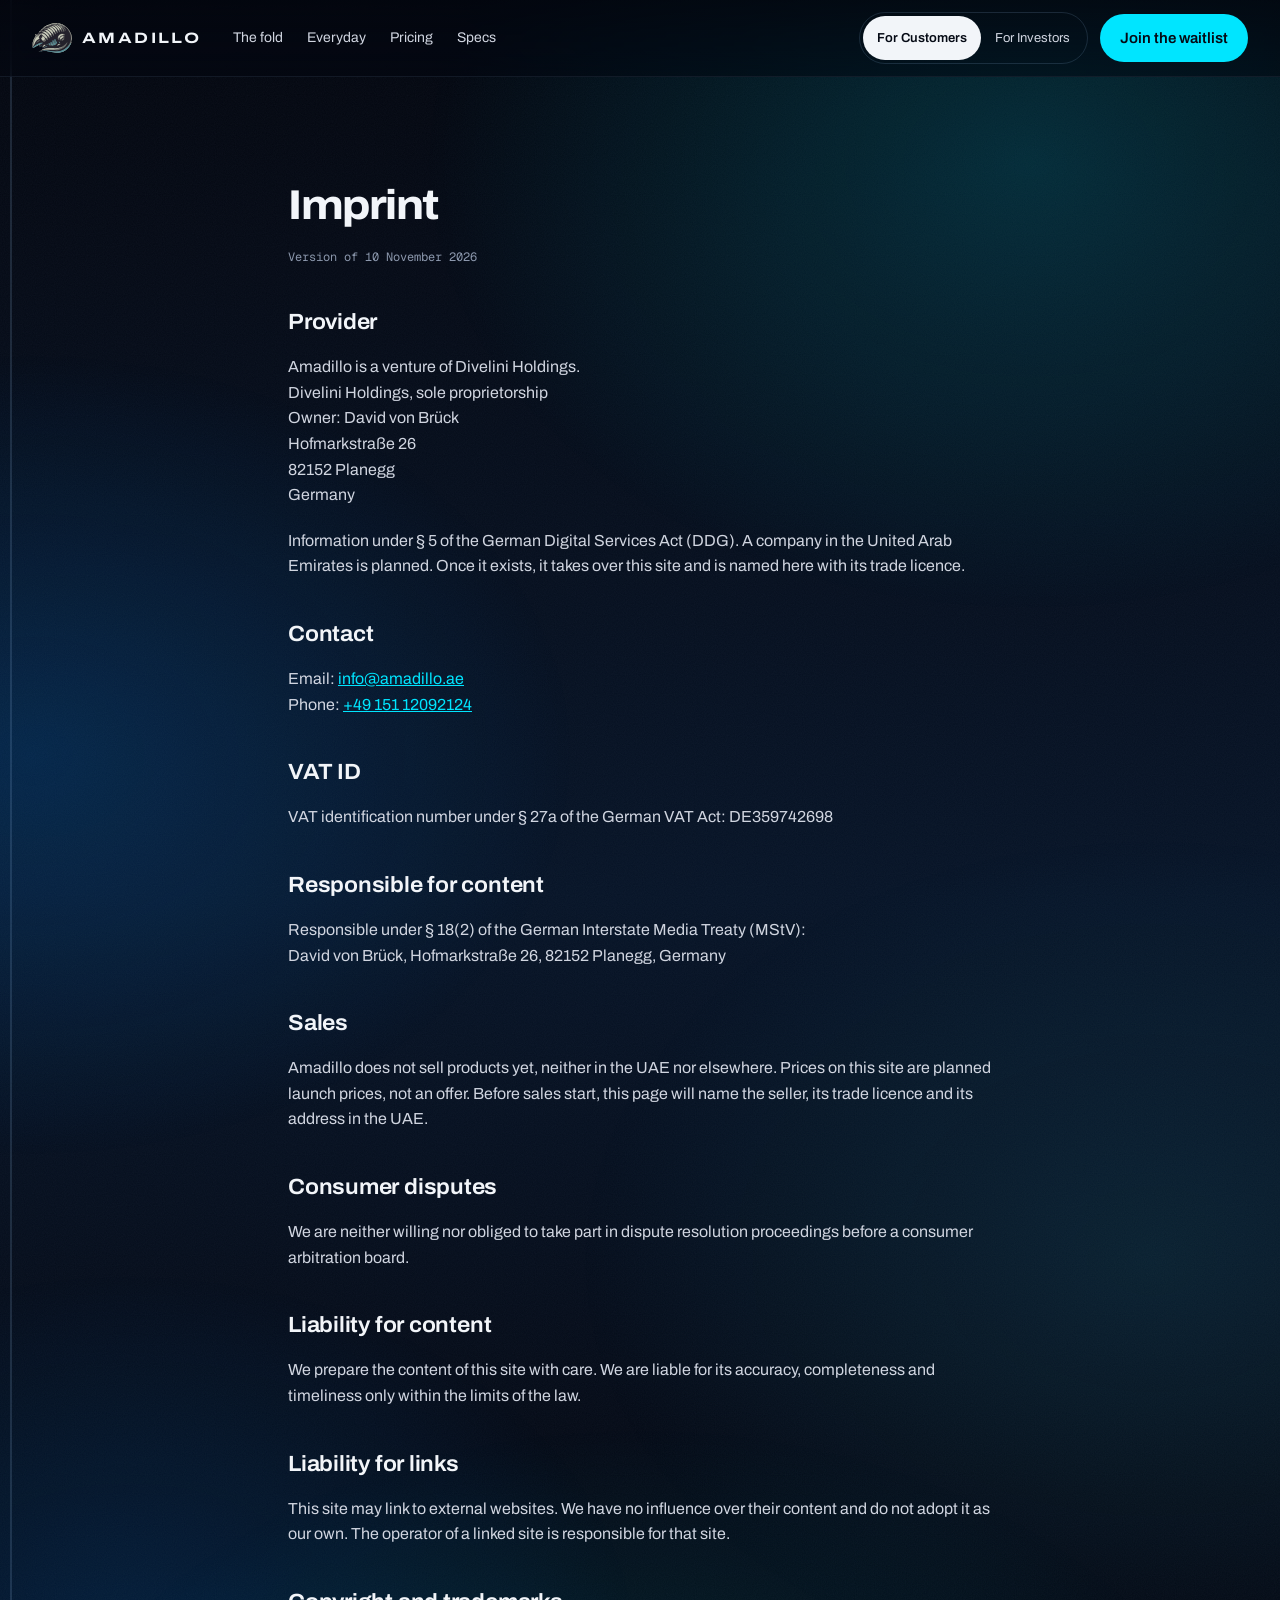
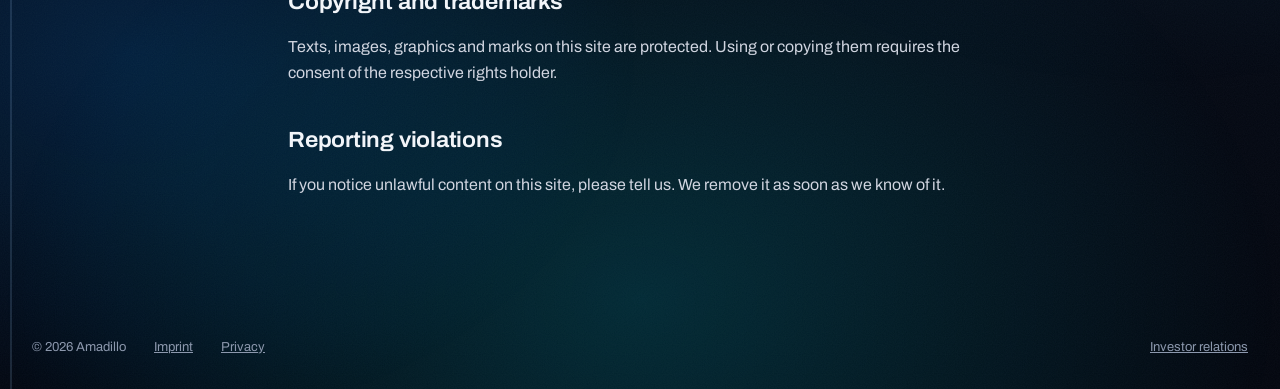
<file: imprint/index.html>
<!DOCTYPE html><html lang="en" dir="ltr"><head><meta charset="utf-8"><meta name="viewport" content="width=device-width, initial-scale=1"><meta name="color-scheme" content="dark"><meta name="theme-color" content="#050a15"><title>Amadillo — Imprint</title><meta name="description" content="Legal information about Amadillo."><meta name="robots" content="noindex, nofollow"><link rel="preload" href="/fonts/archivo-wdth-wght.woff2" as="font" type="font/woff2" crossorigin><link rel="preload" href="/fonts/geist-mono-wght.woff2" as="font" type="font/woff2" crossorigin><link rel="icon" type="image/svg+xml" href="/brand/logo-mark.svg"><link rel="alternate icon" type="image/png" href="/brand/favicon-64.png"><link rel="canonical" href="https://amadillo.ae/imprint/"><link rel="stylesheet" href="/_astro/Base.DRsIj8wl.css"><style>.legal[data-astro-cid-sb6l2mzp]{padding-block:var(--space-section);flex-direction:column;gap:1.25rem;max-width:48rem;margin-inline:auto;display:flex}.legal[data-astro-cid-sb6l2mzp] h1[data-astro-cid-sb6l2mzp]{font-size:var(--fs-h2);font-stretch:var(--stretch-title);text-transform:none;line-height:1.05}.legal[data-astro-cid-sb6l2mzp] h2{font-size:var(--fs-h3);letter-spacing:-.01em;margin-top:1.5rem;font-stretch:105%}.legal[data-astro-cid-sb6l2mzp] p,.legal[data-astro-cid-sb6l2mzp] li{color:var(--c-text)}.legal[data-astro-cid-sb6l2mzp] ul{flex-direction:column;gap:.5rem;margin:0;padding-inline-start:1.25rem;display:flex}.legal[data-astro-cid-sb6l2mzp] .tbc{color:var(--c-warning);font-family:var(--font-mono);font-size:.875em}.updated[data-astro-cid-sb6l2mzp]{font-size:.75rem;color:var(--c-text-muted)!important}
</style><script type="module" src="/_astro/page.BsuiZEAU.js"></script></head><body><div class="atmosphere" aria-hidden="true" data-astro-cid-astvurxn><span class="field f1" data-astro-cid-astvurxn></span><span class="field f2" data-astro-cid-astvurxn></span><span class="field f3" data-astro-cid-astvurxn></span><span class="field f4" data-astro-cid-astvurxn></span><span class="field f5" data-astro-cid-astvurxn></span></div><a class="skip" href="#main" data-astro-cid-nen7h5rs>Skip to content</a><header class="header" data-astro-cid-nen7h5rs><div class="container bar" data-astro-cid-nen7h5rs><a class="brand" href="/" aria-label="Amadillo home" data-astro-cid-nen7h5rs><img src="/brand/logo-mark.svg" alt="" width="40" height="30" decoding="async" data-astro-cid-nen7h5rs><span dir="ltr" data-astro-cid-nen7h5rs>AMADILLO</span></a><nav aria-label="Sections" class="links" data-astro-cid-nen7h5rs><a href="/#fold" data-astro-cid-nen7h5rs>The fold</a><a href="/#everyday" data-astro-cid-nen7h5rs>Everyday</a><a href="/#pricing" data-astro-cid-nen7h5rs>Pricing</a><a href="/#specs" data-astro-cid-nen7h5rs>Specs</a></nav><div class="actions" data-astro-cid-nen7h5rs><nav class="switch" aria-label="Audience" data-astro-cid-ph7txtrj><span class="opt on" aria-current="page" data-astro-cid-ph7txtrj>For Customers</span><a class="opt" href="/investors" data-astro-cid-ph7txtrj>For Investors</a></nav><a href="/#waitlist" class="btn btn-primary btn-md cta" data-astro-cid-nen7h5rs="true">Join the waitlist</a><details class="menu" data-astro-cid-nen7h5rs><summary aria-label="Menu" data-astro-cid-nen7h5rs><span class="open" data-astro-cid-nen7h5rs><svg width="18" height="18" viewBox="0 0 16 16" fill="none" stroke="currentColor" stroke-width="1.5" stroke-linecap="round" stroke-linejoin="round" aria-hidden="true"><path d="M2 4.5h12M2 8h12M2 11.5h12"/></svg></span><span class="shut" data-astro-cid-nen7h5rs><svg width="18" height="18" viewBox="0 0 16 16" fill="none" stroke="currentColor" stroke-width="1.5" stroke-linecap="round" stroke-linejoin="round" aria-hidden="true"><path d="m3.5 3.5 9 9m0-9-9 9"/></svg></span></summary><nav aria-label="Sections menu" class="sheet" data-astro-cid-nen7h5rs><a href="/#fold" data-astro-cid-nen7h5rs>The fold</a><a href="/#everyday" data-astro-cid-nen7h5rs>Everyday</a><a href="/#pricing" data-astro-cid-nen7h5rs>Pricing</a><a href="/#specs" data-astro-cid-nen7h5rs>Specs</a><a href="/#waitlist" class="btn btn-primary btn-md" data-astro-cid-nen7h5rs="true">Join the waitlist</a></nav></details></div></div></header><script type="module">document.querySelectorAll(`.menu .sheet a`).forEach(e=>{e.addEventListener(`click`,()=>e.closest(`details`)?.removeAttribute(`open`))});</script><main id="main"><div class="route" aria-hidden="true" data-astro-cid-cz245ulg><span class="fill" data-astro-cid-cz245ulg></span></div><article class="container legal" data-astro-cid-sb6l2mzp><h1 data-astro-cid-sb6l2mzp>Imprint</h1><p class="updated mono" data-astro-cid-sb6l2mzp>Version of 10 November 2026</p><h2>Provider</h2><p>Amadillo is a venture of Divelini Holdings.<br>Divelini Holdings, sole proprietorship<br>Owner: David von Brück<br>Hofmarkstraße 26<br>82152 Planegg<br>Germany</p><p>Information under § 5 of the German Digital Services Act (DDG). A company in the United Arab Emirates is planned. Once it exists, it takes over this site and is named here with its trade licence.</p><h2>Contact</h2><p>Email: <a href="mailto:info@amadillo.ae">info@amadillo.ae</a><br>Phone: <a href="tel:+4915112092124" dir="ltr">+49 151 12092124</a></p><h2>VAT ID</h2><p>VAT identification number under § 27a of the German VAT Act: DE359742698</p><h2>Responsible for content</h2><p>Responsible under § 18(2) of the German Interstate Media Treaty (MStV):<br>David von Brück, Hofmarkstraße 26, 82152 Planegg, Germany</p><h2>Sales</h2><p>Amadillo does not sell products yet, neither in the UAE nor elsewhere. Prices on this site are planned launch prices, not an offer. Before sales start, this page will name the seller, its trade licence and its address in the UAE.</p><h2>Consumer disputes</h2><p>We are neither willing nor obliged to take part in dispute resolution proceedings before a consumer arbitration board.</p><h2>Liability for content</h2><p>We prepare the content of this site with care. We are liable for its accuracy, completeness and timeliness only within the limits of the law.</p><h2>Liability for links</h2><p>This site may link to external websites. We have no influence over their content and do not adopt it as our own. The operator of a linked site is responsible for that site.</p><h2>Copyright and trademarks</h2><p>Texts, images, graphics and marks on this site are protected. Using or copying them requires the consent of the respective rights holder.</p><h2>Reporting violations</h2><p>If you notice unlawful content on this site, please tell us. We remove it as soon as we know of it.</p></article></main><footer class="footer" data-astro-cid-jo6i4kqk><div class="container row" data-astro-cid-jo6i4kqk><span data-astro-cid-jo6i4kqk>© 2026 Amadillo</span><a href="/imprint" data-astro-cid-jo6i4kqk>Imprint</a><a href="/privacy" data-astro-cid-jo6i4kqk>Privacy</a><a class="end" href="/investors" data-astro-cid-jo6i4kqk>Investor relations</a></div></footer></body></html>
</file>
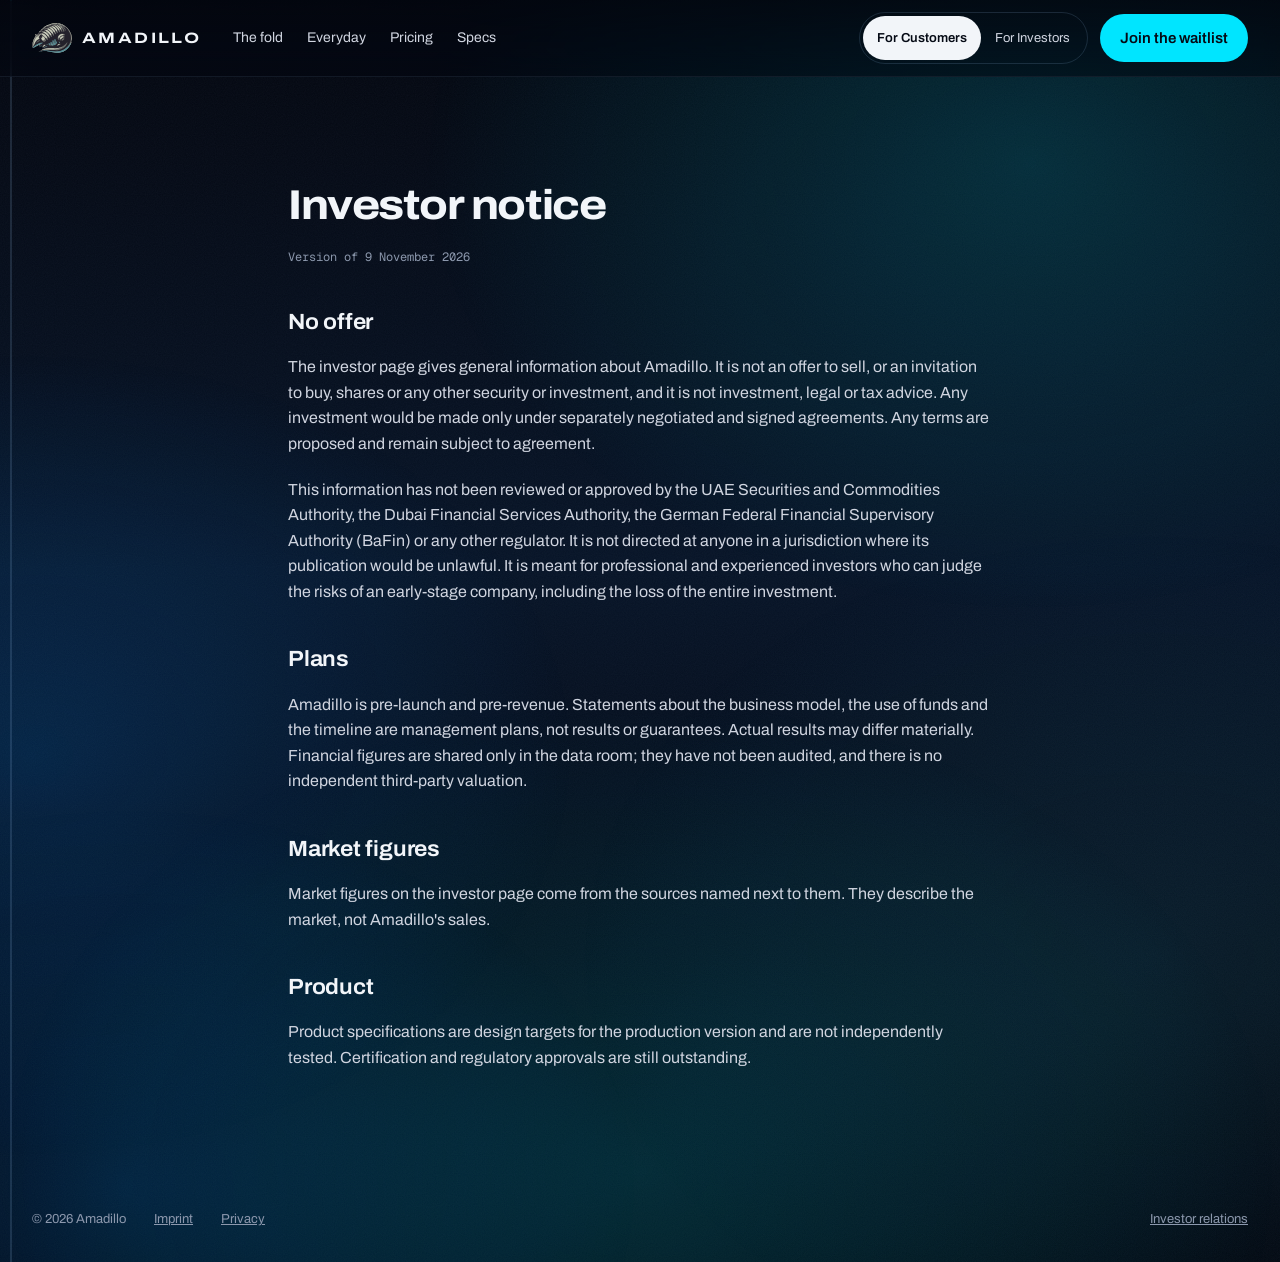
<file: investor-notice/index.html>
<!DOCTYPE html><html lang="en" dir="ltr"><head><meta charset="utf-8"><meta name="viewport" content="width=device-width, initial-scale=1"><meta name="color-scheme" content="dark"><meta name="theme-color" content="#050a15"><title>Amadillo — Investor notice</title><meta name="description" content="Important information about Amadillo's investor page."><meta name="robots" content="noindex, nofollow"><link rel="preload" href="/fonts/archivo-wdth-wght.woff2" as="font" type="font/woff2" crossorigin><link rel="preload" href="/fonts/geist-mono-wght.woff2" as="font" type="font/woff2" crossorigin><link rel="icon" type="image/svg+xml" href="/brand/logo-mark.svg"><link rel="alternate icon" type="image/png" href="/brand/favicon-64.png"><link rel="canonical" href="https://amadillo.ae/investor-notice/"><link rel="stylesheet" href="/_astro/Base.DRsIj8wl.css"><style>.legal[data-astro-cid-sb6l2mzp]{padding-block:var(--space-section);flex-direction:column;gap:1.25rem;max-width:48rem;margin-inline:auto;display:flex}.legal[data-astro-cid-sb6l2mzp] h1[data-astro-cid-sb6l2mzp]{font-size:var(--fs-h2);font-stretch:var(--stretch-title);text-transform:none;line-height:1.05}.legal[data-astro-cid-sb6l2mzp] h2{font-size:var(--fs-h3);letter-spacing:-.01em;margin-top:1.5rem;font-stretch:105%}.legal[data-astro-cid-sb6l2mzp] p,.legal[data-astro-cid-sb6l2mzp] li{color:var(--c-text)}.legal[data-astro-cid-sb6l2mzp] ul{flex-direction:column;gap:.5rem;margin:0;padding-inline-start:1.25rem;display:flex}.legal[data-astro-cid-sb6l2mzp] .tbc{color:var(--c-warning);font-family:var(--font-mono);font-size:.875em}.updated[data-astro-cid-sb6l2mzp]{font-size:.75rem;color:var(--c-text-muted)!important}
</style><script type="module" src="/_astro/page.BsuiZEAU.js"></script></head><body><div class="atmosphere" aria-hidden="true" data-astro-cid-astvurxn><span class="field f1" data-astro-cid-astvurxn></span><span class="field f2" data-astro-cid-astvurxn></span><span class="field f3" data-astro-cid-astvurxn></span><span class="field f4" data-astro-cid-astvurxn></span><span class="field f5" data-astro-cid-astvurxn></span></div><a class="skip" href="#main" data-astro-cid-nen7h5rs>Skip to content</a><header class="header" data-astro-cid-nen7h5rs><div class="container bar" data-astro-cid-nen7h5rs><a class="brand" href="/" aria-label="Amadillo home" data-astro-cid-nen7h5rs><img src="/brand/logo-mark.svg" alt="" width="40" height="30" decoding="async" data-astro-cid-nen7h5rs><span dir="ltr" data-astro-cid-nen7h5rs>AMADILLO</span></a><nav aria-label="Sections" class="links" data-astro-cid-nen7h5rs><a href="/#fold" data-astro-cid-nen7h5rs>The fold</a><a href="/#everyday" data-astro-cid-nen7h5rs>Everyday</a><a href="/#pricing" data-astro-cid-nen7h5rs>Pricing</a><a href="/#specs" data-astro-cid-nen7h5rs>Specs</a></nav><div class="actions" data-astro-cid-nen7h5rs><nav class="switch" aria-label="Audience" data-astro-cid-ph7txtrj><span class="opt on" aria-current="page" data-astro-cid-ph7txtrj>For Customers</span><a class="opt" href="/investors" data-astro-cid-ph7txtrj>For Investors</a></nav><a href="/#waitlist" class="btn btn-primary btn-md cta" data-astro-cid-nen7h5rs="true">Join the waitlist</a><details class="menu" data-astro-cid-nen7h5rs><summary aria-label="Menu" data-astro-cid-nen7h5rs><span class="open" data-astro-cid-nen7h5rs><svg width="18" height="18" viewBox="0 0 16 16" fill="none" stroke="currentColor" stroke-width="1.5" stroke-linecap="round" stroke-linejoin="round" aria-hidden="true"><path d="M2 4.5h12M2 8h12M2 11.5h12"/></svg></span><span class="shut" data-astro-cid-nen7h5rs><svg width="18" height="18" viewBox="0 0 16 16" fill="none" stroke="currentColor" stroke-width="1.5" stroke-linecap="round" stroke-linejoin="round" aria-hidden="true"><path d="m3.5 3.5 9 9m0-9-9 9"/></svg></span></summary><nav aria-label="Sections menu" class="sheet" data-astro-cid-nen7h5rs><a href="/#fold" data-astro-cid-nen7h5rs>The fold</a><a href="/#everyday" data-astro-cid-nen7h5rs>Everyday</a><a href="/#pricing" data-astro-cid-nen7h5rs>Pricing</a><a href="/#specs" data-astro-cid-nen7h5rs>Specs</a><a href="/#waitlist" class="btn btn-primary btn-md" data-astro-cid-nen7h5rs="true">Join the waitlist</a></nav></details></div></div></header><script type="module">document.querySelectorAll(`.menu .sheet a`).forEach(e=>{e.addEventListener(`click`,()=>e.closest(`details`)?.removeAttribute(`open`))});</script><main id="main"><div class="route" aria-hidden="true" data-astro-cid-cz245ulg><span class="fill" data-astro-cid-cz245ulg></span></div><article class="container legal" data-astro-cid-sb6l2mzp><h1 data-astro-cid-sb6l2mzp>Investor notice</h1><p class="updated mono" data-astro-cid-sb6l2mzp>Version of 9 November 2026</p><h2>No offer</h2><p>The investor page gives general information about Amadillo. It is not an offer to sell, or an invitation to buy, shares or any other security or investment, and it is not investment, legal or tax advice. Any investment would be made only under separately negotiated and signed agreements. Any terms are proposed and remain subject to agreement.</p><p>This information has not been reviewed or approved by the UAE Securities and Commodities Authority, the Dubai Financial Services Authority, the German Federal Financial Supervisory Authority (BaFin) or any other regulator. It is not directed at anyone in a jurisdiction where its publication would be unlawful. It is meant for professional and experienced investors who can judge the risks of an early-stage company, including the loss of the entire investment.</p><h2>Plans</h2><p>Amadillo is pre-launch and pre-revenue. Statements about the business model, the use of funds and the timeline are management plans, not results or guarantees. Actual results may differ materially. Financial figures are shared only in the data room; they have not been audited, and there is no independent third-party valuation.</p><h2>Market figures</h2><p>Market figures on the investor page come from the sources named next to them. They describe the market, not Amadillo's sales.</p><h2>Product</h2><p>Product specifications are design targets for the production version and are not independently tested. Certification and regulatory approvals are still outstanding.</p></article></main><footer class="footer" data-astro-cid-jo6i4kqk><div class="container row" data-astro-cid-jo6i4kqk><span data-astro-cid-jo6i4kqk>© 2026 Amadillo</span><a href="/imprint" data-astro-cid-jo6i4kqk>Imprint</a><a href="/privacy" data-astro-cid-jo6i4kqk>Privacy</a><a class="end" href="/investors" data-astro-cid-jo6i4kqk>Investor relations</a></div></footer></body></html>
</file>
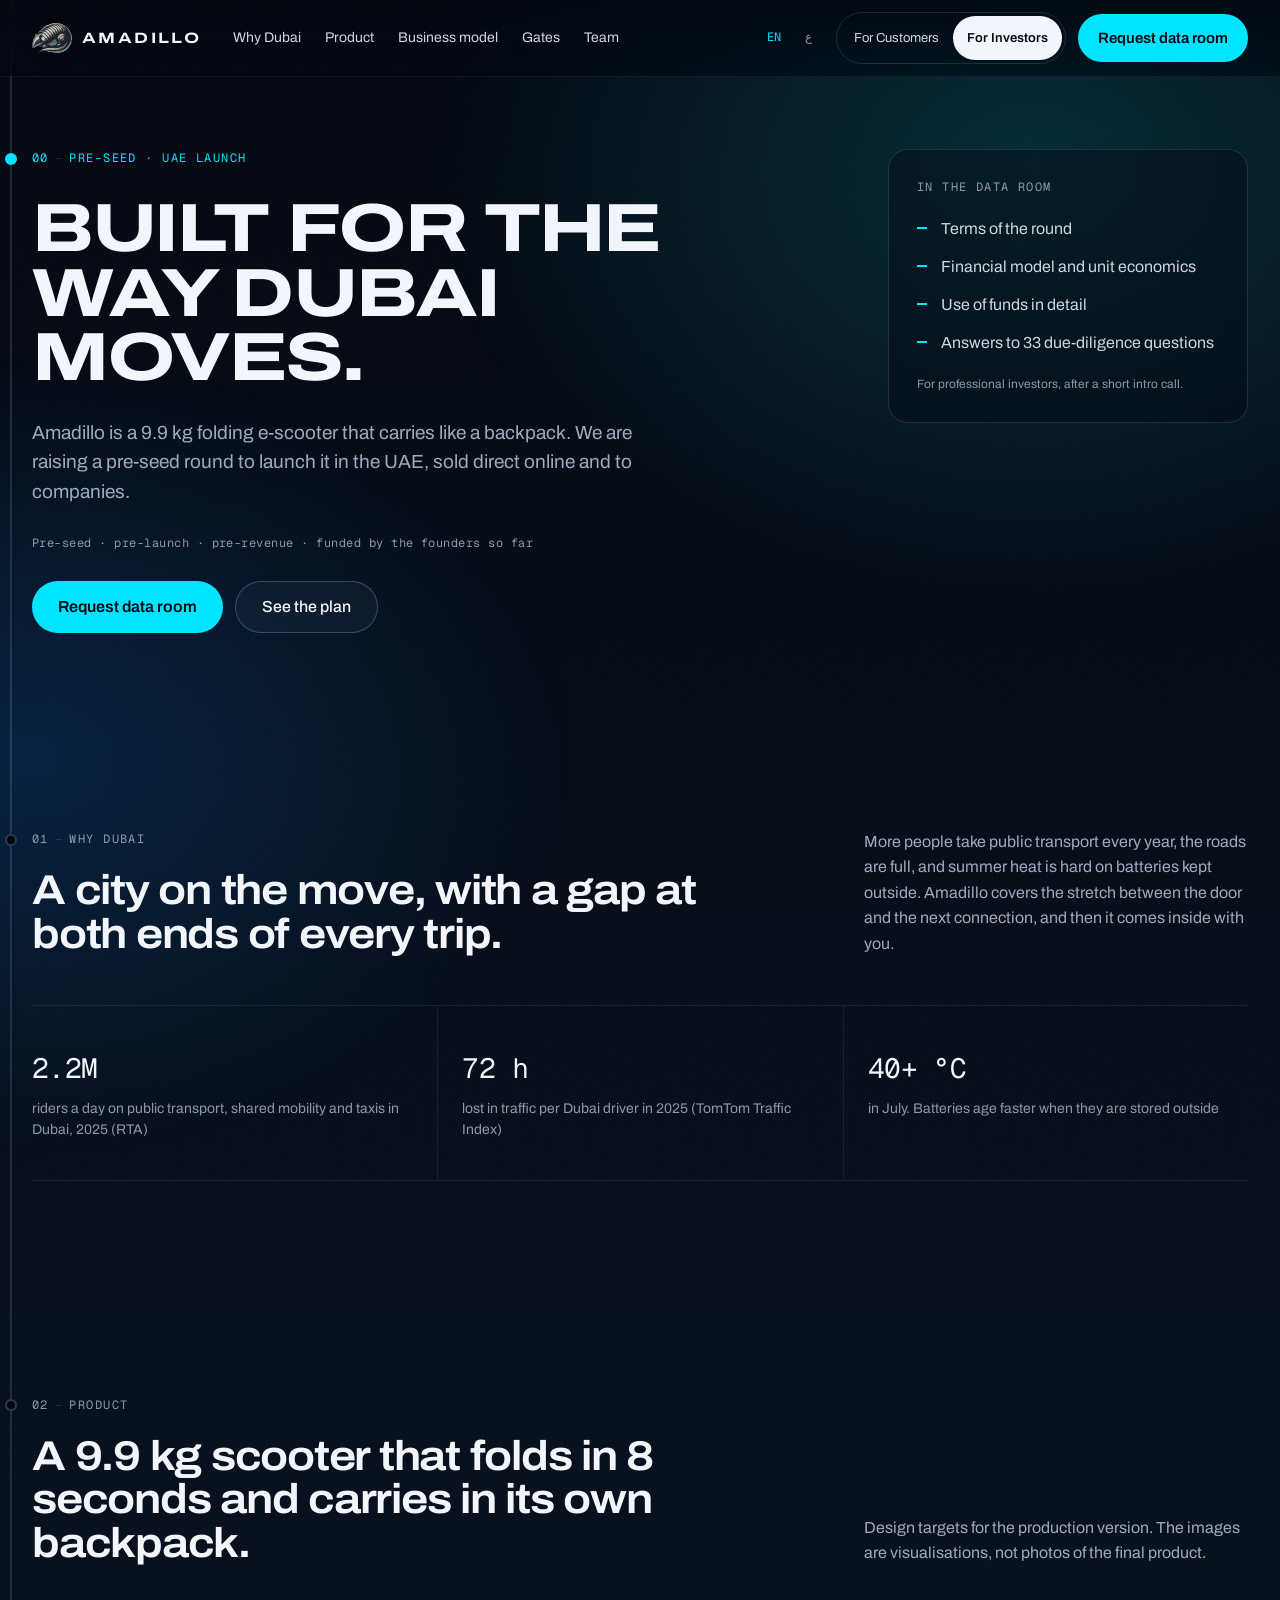
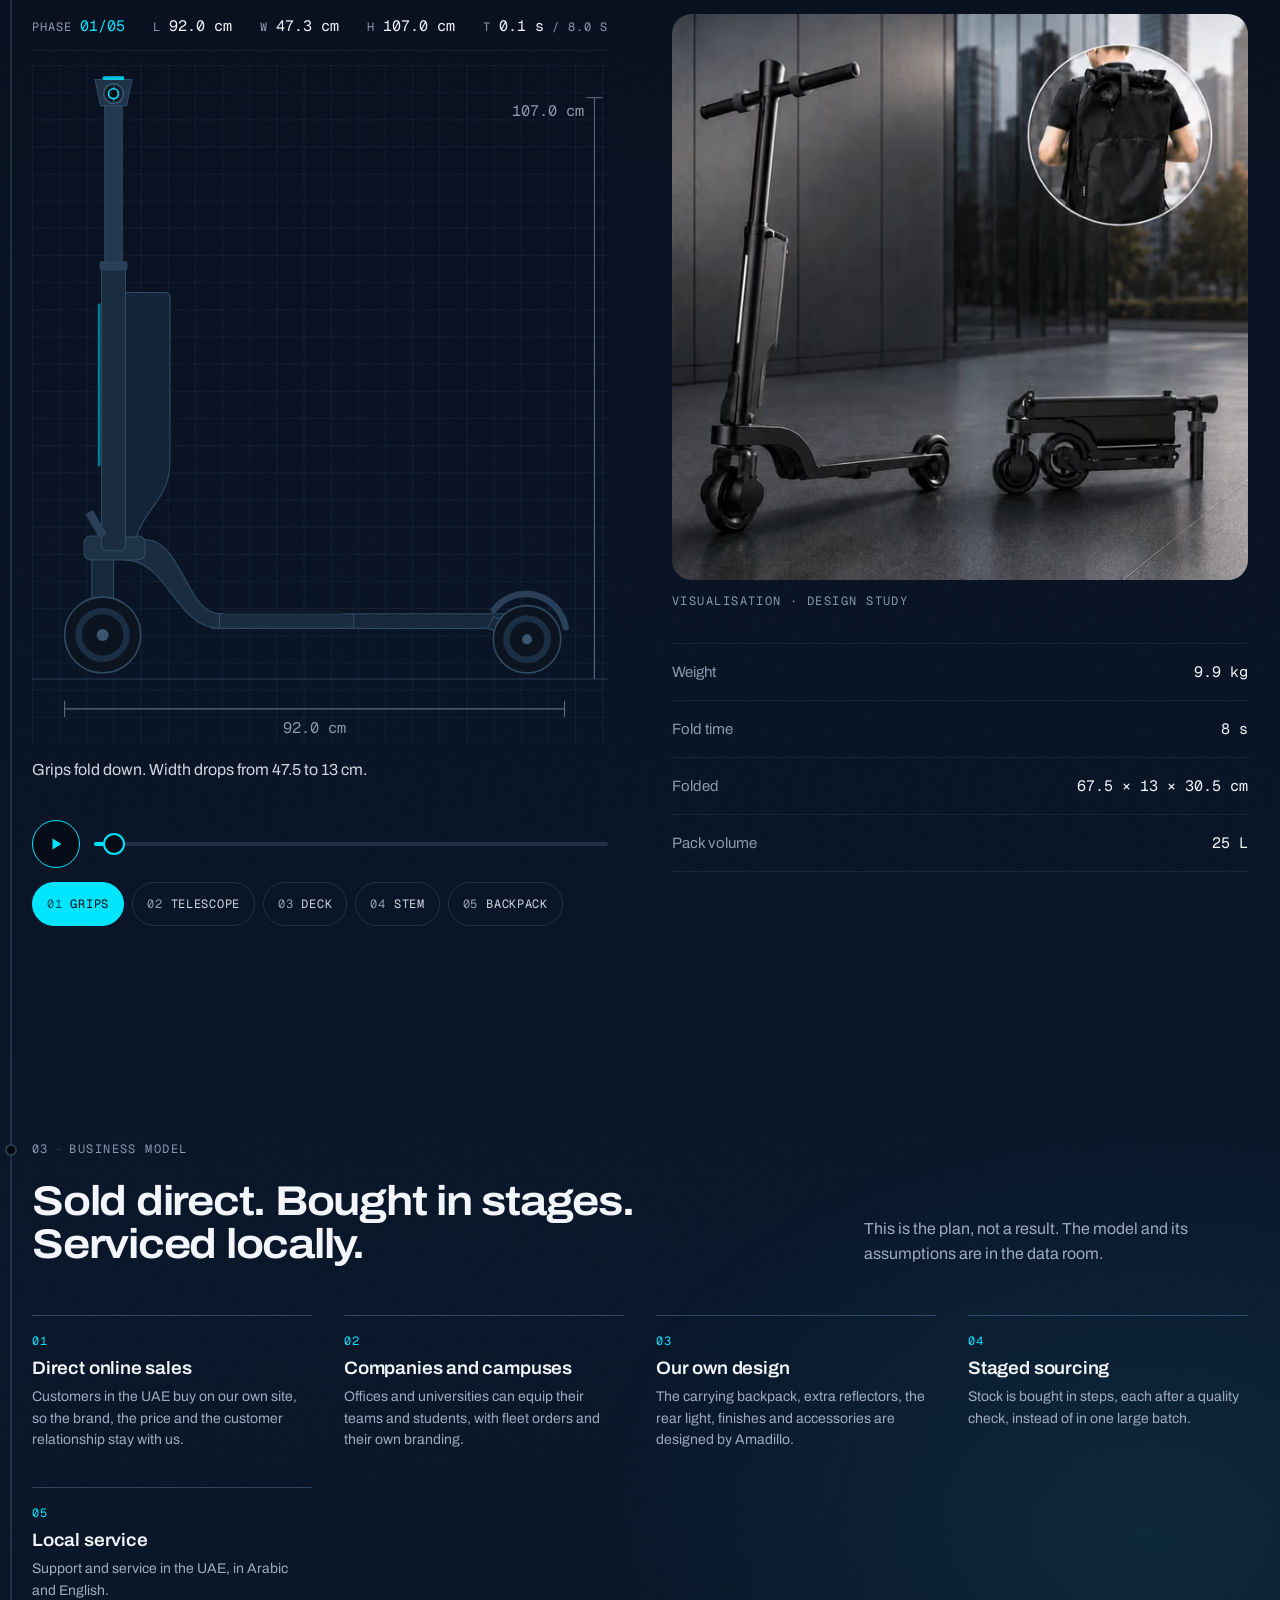
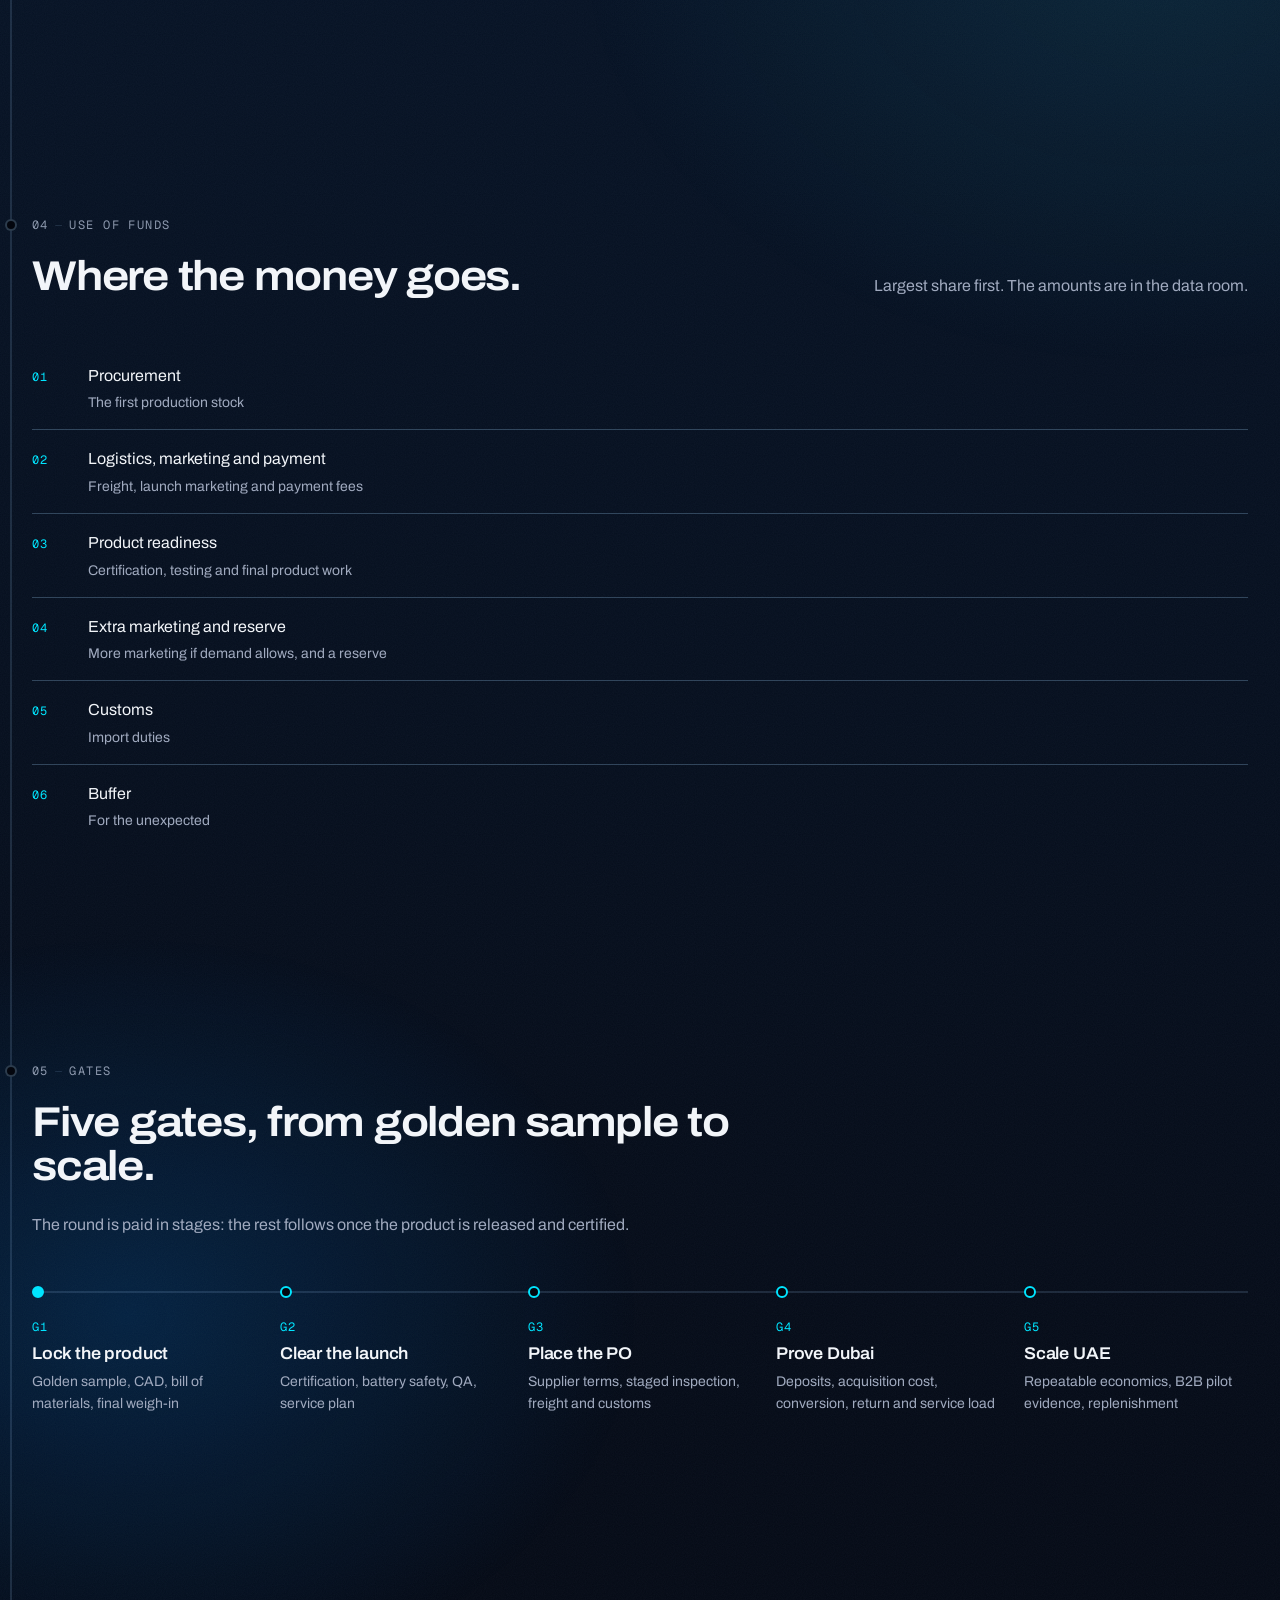
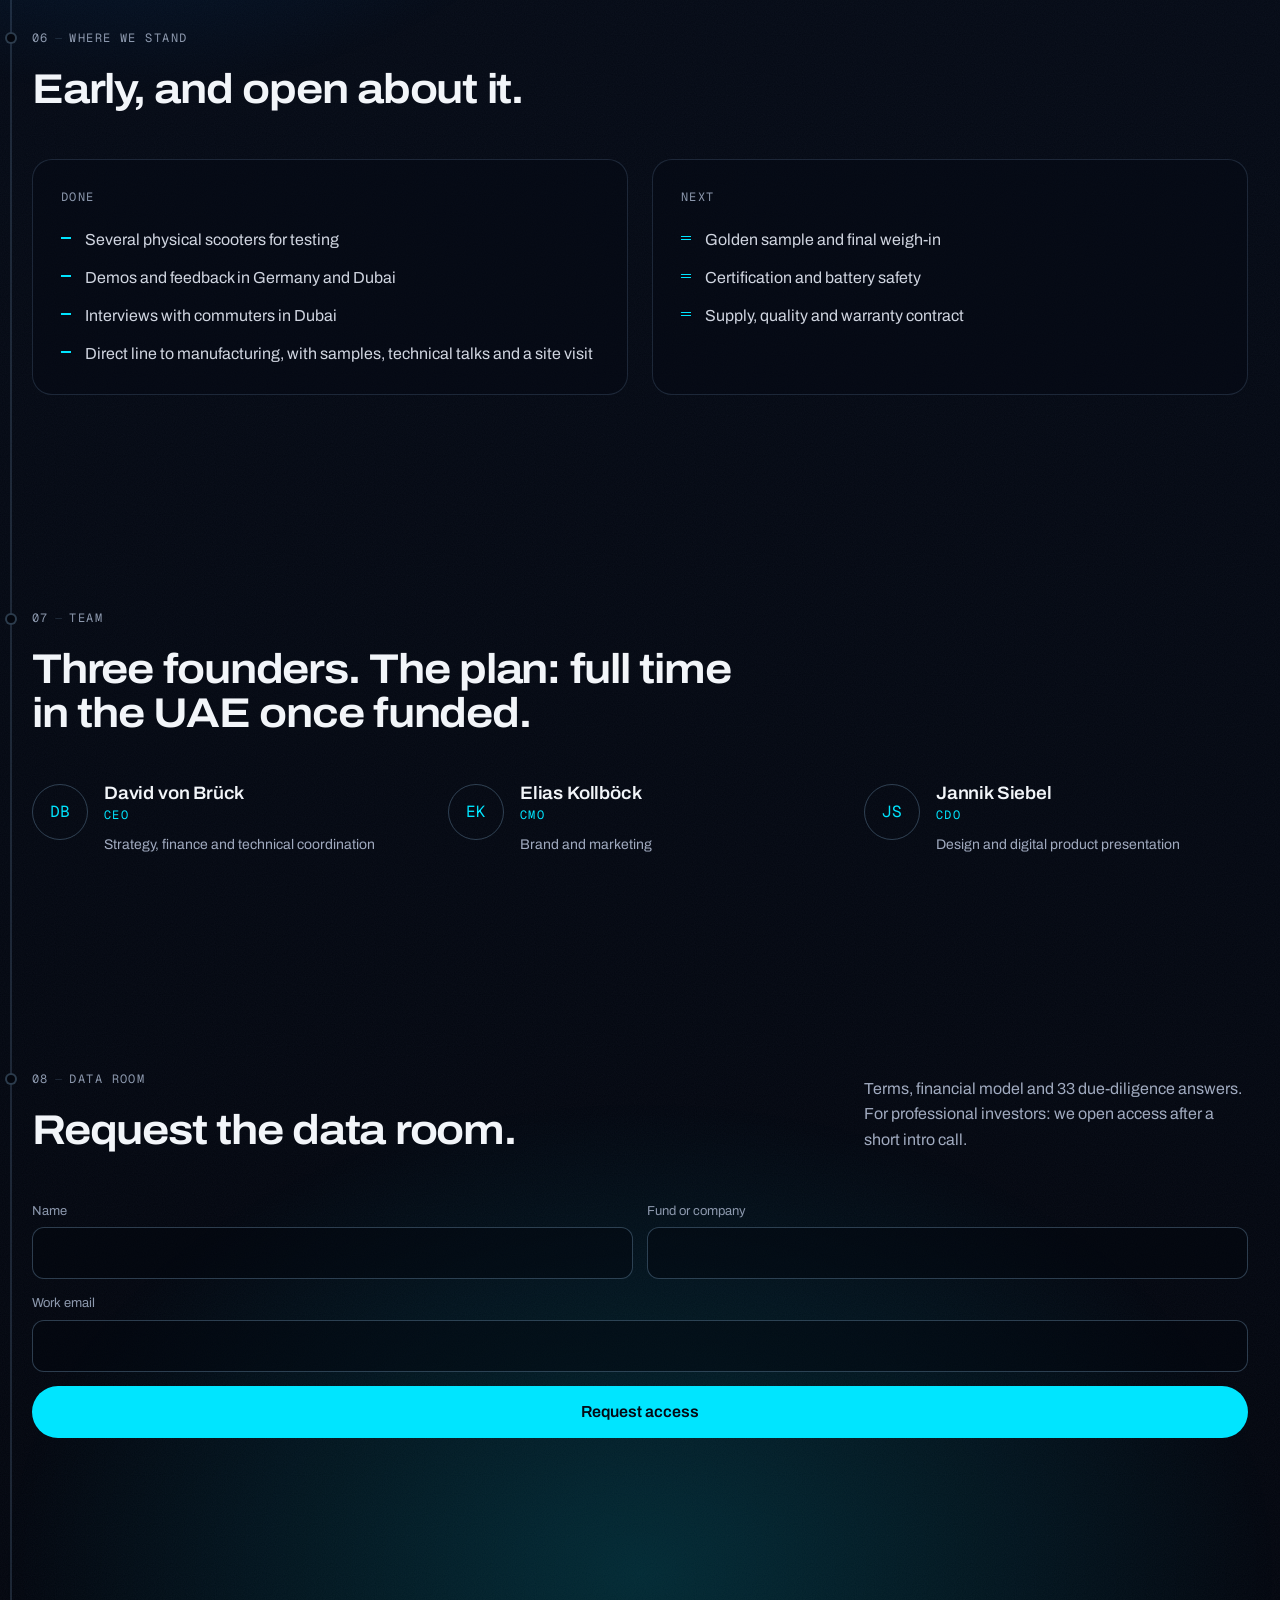
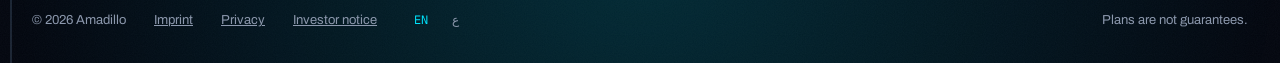
<file: investors/index.html>
<!DOCTYPE html><html lang="en" dir="ltr"><head><meta charset="utf-8"><meta name="viewport" content="width=device-width, initial-scale=1"><meta name="color-scheme" content="dark"><meta name="theme-color" content="#050a15"><title>Amadillo — investor relations</title><meta name="description" content="Pre-seed round for Amadillo, a folding e-scooter for commuters in the UAE."><link rel="preload" href="/fonts/archivo-wdth-wght.woff2" as="font" type="font/woff2" crossorigin><link rel="preload" href="/fonts/geist-mono-wght.woff2" as="font" type="font/woff2" crossorigin><link rel="icon" type="image/svg+xml" href="/brand/logo-mark.svg"><link rel="alternate icon" type="image/png" href="/brand/favicon-64.png"><link rel="canonical" href="https://amadillo.ae/investors/"><link rel="alternate" hreflang="en" href="https://amadillo.ae/investors"><link rel="alternate" hreflang="ar" href="https://amadillo.ae/ar/investors"><link rel="stylesheet" href="/_astro/Base.DRsIj8wl.css"><link rel="stylesheet" href="/_astro/Field.D0TIoNiY.css"><link rel="stylesheet" href="/_astro/Investors.Drc9Yi5S.css"><link rel="stylesheet" href="/_astro/ProductImage.gO01XHYZ.css"><script type="module" src="/_astro/page.BsuiZEAU.js"></script></head><body><div class="atmosphere" aria-hidden="true" data-astro-cid-astvurxn><span class="field f1" data-astro-cid-astvurxn></span><span class="field f2" data-astro-cid-astvurxn></span><span class="field f3" data-astro-cid-astvurxn></span><span class="field f4" data-astro-cid-astvurxn></span><span class="field f5" data-astro-cid-astvurxn></span></div><a class="skip" href="#main" data-astro-cid-nen7h5rs>Skip to content</a><header class="header" data-astro-cid-nen7h5rs><div class="container bar" data-astro-cid-nen7h5rs><a class="brand" href="/" aria-label="Amadillo home" data-astro-cid-nen7h5rs><img src="/brand/logo-mark.svg" alt="" width="40" height="30" decoding="async" data-astro-cid-nen7h5rs><span dir="ltr" data-astro-cid-nen7h5rs>AMADILLO</span></a><nav aria-label="Sections" class="links" data-astro-cid-nen7h5rs><a href="#why" data-astro-cid-nen7h5rs>Why Dubai</a><a href="#product" data-astro-cid-nen7h5rs>Product</a><a href="#model" data-astro-cid-nen7h5rs>Business model</a><a href="#gates" data-astro-cid-nen7h5rs>Gates</a><a href="#team" data-astro-cid-nen7h5rs>Team</a></nav><div class="actions" data-astro-cid-nen7h5rs><span class="lang-wide" data-astro-cid-nen7h5rs><nav class="langs mono" aria-label="Language" data-astro-cid-lemdd452><span class="lang on" aria-current="true" title="English" data-astro-cid-lemdd452>EN</span><a class="lang" href="/ar/investors" hreflang="ar" lang="ar" title="العربية" aria-label="العربية" data-astro-cid-lemdd452>ع</a></nav></span><nav class="switch" aria-label="Audience" data-astro-cid-ph7txtrj><a class="opt" href="/" data-astro-cid-ph7txtrj>For Customers</a><span class="opt on" aria-current="page" data-astro-cid-ph7txtrj>For Investors</span></nav><a href="#dataroom" class="btn btn-primary btn-md cta" data-astro-cid-nen7h5rs="true">Request data room</a><details class="menu" data-astro-cid-nen7h5rs><summary aria-label="Menu" data-astro-cid-nen7h5rs><span class="open" data-astro-cid-nen7h5rs><svg width="18" height="18" viewBox="0 0 16 16" fill="none" stroke="currentColor" stroke-width="1.5" stroke-linecap="round" stroke-linejoin="round" aria-hidden="true"><path d="M2 4.5h12M2 8h12M2 11.5h12"/></svg></span><span class="shut" data-astro-cid-nen7h5rs><svg width="18" height="18" viewBox="0 0 16 16" fill="none" stroke="currentColor" stroke-width="1.5" stroke-linecap="round" stroke-linejoin="round" aria-hidden="true"><path d="m3.5 3.5 9 9m0-9-9 9"/></svg></span></summary><nav aria-label="Sections menu" class="sheet" data-astro-cid-nen7h5rs><a href="#why" data-astro-cid-nen7h5rs>Why Dubai</a><a href="#product" data-astro-cid-nen7h5rs>Product</a><a href="#model" data-astro-cid-nen7h5rs>Business model</a><a href="#gates" data-astro-cid-nen7h5rs>Gates</a><a href="#team" data-astro-cid-nen7h5rs>Team</a><a href="#dataroom" class="btn btn-primary btn-md" data-astro-cid-nen7h5rs="true">Request data room</a><div class="lang-sheet" data-astro-cid-nen7h5rs><nav class="langs mono" aria-label="Language" data-astro-cid-lemdd452><span class="lang on" aria-current="true" title="English" data-astro-cid-lemdd452>EN</span><a class="lang" href="/ar/investors" hreflang="ar" lang="ar" title="العربية" aria-label="العربية" data-astro-cid-lemdd452>ع</a></nav></div></nav></details></div></div></header><script type="module">document.querySelectorAll(`.menu .sheet a`).forEach(e=>{e.addEventListener(`click`,()=>e.closest(`details`)?.removeAttribute(`open`))});</script><main id="main"><div class="route" aria-hidden="true" data-astro-cid-cz245ulg><span class="fill" data-astro-cid-cz245ulg></span></div><section class="container hero" id="round" data-astro-cid-vgw6znkl><div class="copy" data-astro-cid-vgw6znkl><span class="stop start" data-astro-cid-aq7dzzhk><span class="dot" aria-hidden="true" data-astro-cid-aq7dzzhk></span><span class="mono text" data-astro-cid-aq7dzzhk>00<span class="sep" aria-hidden="true" data-astro-cid-aq7dzzhk>—</span>Pre-seed · UAE launch</span></span><script type="module">var e=()=>{let e=document.documentElement.dir===`rtl`,t=document.documentElement.clientWidth;document.querySelectorAll(`.stop`).forEach(n=>{let r=n.getBoundingClientRect();n.style.setProperty(`--stop-left`,`${e?t-r.right:r.left}px`)})};e(),addEventListener(`resize`,e,{passive:!0});</script><h1 data-astro-cid-vgw6znkl>Built for the way Dubai moves.</h1><p class="lead" data-astro-cid-vgw6znkl>Amadillo is a 9.9 kg folding e-scooter that carries like a backpack. We are raising a pre-seed round to launch it in the UAE, sold direct online and to companies.</p><p class="candid mono" data-astro-cid-vgw6znkl>Pre-seed · pre-launch · pre-revenue · funded by the founders so far</p><div class="ctas" data-astro-cid-vgw6znkl><a href="#dataroom" class="btn btn-primary" data-astro-cid-vgw6znkl="true">Request data room</a><a href="#gates" class="btn btn-ghost" data-astro-cid-vgw6znkl="true">See the plan</a></div></div><aside class="room surface" aria-label="What the data room holds" data-astro-cid-vgw6znkl><span class="eyebrow muted" data-astro-cid-vgw6znkl>In the data room</span><ul class="ticks" data-astro-cid-vgw6znkl><li data-astro-cid-vgw6znkl>Terms of the round</li><li data-astro-cid-vgw6znkl>Financial model and unit economics</li><li data-astro-cid-vgw6znkl>Use of funds in detail</li><li data-astro-cid-vgw6znkl>Answers to 33 due-diligence questions</li></ul><p class="fine" data-astro-cid-vgw6znkl>For professional investors, after a short intro call.</p></aside></section><section id="why" class="section" data-astro-cid-5lyysmr3><div class="container inner" data-astro-cid-5lyysmr3><div class="head split" data-astro-cid-5lyysmr3><div class="titles" data-astro-cid-5lyysmr3><span class="stop" data-astro-cid-aq7dzzhk><span class="dot" aria-hidden="true" data-astro-cid-aq7dzzhk></span><span class="mono text" data-astro-cid-aq7dzzhk>01<span class="sep" aria-hidden="true" data-astro-cid-aq7dzzhk>—</span>Why Dubai</span></span><h2 data-astro-cid-5lyysmr3>A city on the move, with a gap at both ends of every trip.</h2></div><p class="lead" data-astro-cid-5lyysmr3>More people take public transport every year, the roads are full, and summer heat is hard on batteries kept outside. Amadillo covers the stretch between the door and the next connection, and then it comes inside with you.</p></div><dl class="stats s-lg" style="--cols: 3" data-astro-cid-bchll4or><div class="stat" data-astro-cid-bchll4or><dt class="label" data-astro-cid-bchll4or>riders a day on public transport, shared mobility and taxis in Dubai, 2025 (RTA)</dt><dd class="mono value" data-astro-cid-bchll4or>2.2M</dd></div><div class="stat" data-astro-cid-bchll4or><dt class="label" data-astro-cid-bchll4or>lost in traffic per Dubai driver in 2025 (TomTom Traffic Index)</dt><dd class="mono value" data-astro-cid-bchll4or>72 h</dd></div><div class="stat" data-astro-cid-bchll4or><dt class="label" data-astro-cid-bchll4or>in July. Batteries age faster when they are stored outside</dt><dd class="mono value" data-astro-cid-bchll4or>40+ °C</dd></div></dl></div></section><section id="product" class="section" data-astro-cid-5lyysmr3><div class="container inner" data-astro-cid-5lyysmr3><div class="head split" data-astro-cid-5lyysmr3><div class="titles" data-astro-cid-5lyysmr3><span class="stop" data-astro-cid-aq7dzzhk><span class="dot" aria-hidden="true" data-astro-cid-aq7dzzhk></span><span class="mono text" data-astro-cid-aq7dzzhk>02<span class="sep" aria-hidden="true" data-astro-cid-aq7dzzhk>—</span>Product</span></span><h2 data-astro-cid-5lyysmr3>A 9.9 kg scooter that folds in 8 seconds and carries in its own backpack.</h2></div><p class="lead" data-astro-cid-5lyysmr3>Design targets for the production version. The images are visualisations, not photos of the final product.</p></div><div class="product" data-astro-cid-vgw6znkl><div class="ghostfold" data-ghostfold data-seconds="8" data-captions="[&quot;Riding position. 92 × 47.5 × 107 cm, 9.9 kg.&quot;,&quot;Grips fold down. Width drops from 47.5 to 13 cm.&quot;,&quot;The telescopic rod slides into the stem.&quot;,&quot;The rear deck swings forward on its centre hinge.&quot;,&quot;Stem and battery fold flat: 67.5 × 13 × 30.5 cm.&quot;,&quot;Upright into the 25 L backpack. Gone.&quot;]" data-play-label="Play fold animation" data-pause-label="Pause fold animation" data-astro-cid-t42quo57><div class="readout mono" aria-hidden="true" dir="ltr" data-astro-cid-t42quo57><span data-astro-cid-t42quo57>Phase <b class="accent" data-out="phase" data-astro-cid-t42quo57>00/05</b></span><span data-astro-cid-t42quo57>L <b data-out="length" data-astro-cid-t42quo57>92.0 cm</b></span><span class="wide" data-astro-cid-t42quo57>W <b data-out="width" data-astro-cid-t42quo57>47.5 cm</b></span><span data-astro-cid-t42quo57>H <b data-out="height" data-astro-cid-t42quo57>107.0 cm</b></span><span class="time" data-astro-cid-t42quo57>t <b data-out="time" data-astro-cid-t42quo57>0.0 s</b><span class="wide" data-astro-cid-t42quo57> / 8.0 s</span></span></div><svg class="drawing" viewBox="-60 20 1060 1250" role="img" aria-label="Side view of the Amadillo DXB 01 folding from riding position (92 × 107 cm) into its backpack (67.5 × 30.5 cm)." data-astro-cid-t42quo57><line x1="-60" y1="1150" x2="1000" y2="1150" class="ground" data-astro-cid-t42quo57></line><g data-part="lift" data-astro-cid-t42quo57><g data-part="pack" data-astro-cid-t42quo57><g data-part="rear" data-astro-cid-t42quo57><rect x="525" y="1041" width="290" height="27" rx="6" class="p2" data-astro-cid-t42quo57></rect><path d="M790 1046 L862 1080 L848 1094 L778 1068 Z" class="p2" data-astro-cid-t42quo57></path><path d="M790 1034 A 74 74 0 0 1 922 1066" class="fender" data-astro-cid-t42quo57></path><circle cx="851" cy="1088" r="62" class="tyre" data-astro-cid-t42quo57></circle><circle cx="851" cy="1088" r="38" class="rim" data-astro-cid-t42quo57></circle><circle cx="851" cy="1088" r="9" class="hub" data-astro-cid-t42quo57></circle><circle cx="525" cy="1076" r="13" class="joint" data-joint="hinge" data-astro-cid-t42quo57></circle></g><rect x="270" y="1041" width="262" height="27" rx="4" class="p1" data-astro-cid-t42quo57></rect><rect x="292" y="1035" width="220" height="6" rx="3" class="tape" data-astro-cid-t42quo57></rect><path d="M110 905 L150 905 C215 905 225 1041 285 1041 L285 1068 C205 1068 190 942 110 942 Z" class="p1" data-astro-cid-t42quo57></path><rect x="50" y="930" width="40" height="150" rx="10" class="p2" data-astro-cid-t42quo57></rect><circle cx="70" cy="1080" r="70" class="tyre" data-astro-cid-t42quo57></circle><circle cx="70" cy="1080" r="44" class="rim" data-astro-cid-t42quo57></circle><circle cx="70" cy="1080" r="11" class="hub" data-astro-cid-t42quo57></circle><rect x="36" y="898" width="112" height="44" rx="12" class="p3" data-astro-cid-t42quo57></rect><g data-part="stem" data-astro-cid-t42quo57><g data-part="tele" data-astro-cid-t42quo57><rect x="74" y="80" width="32" height="340" rx="8" class="p4" data-astro-cid-t42quo57></rect><path d="M56 58 L124 58 L114 106 L66 106 Z" class="p3" data-astro-cid-t42quo57></path><rect x="70" y="52" width="40" height="7" rx="3" class="display" data-astro-cid-t42quo57></rect><circle cx="90" cy="84" r="18" class="grip" data-part="bar" data-astro-cid-t42quo57></circle><rect x="90" y="70" width="0" height="28" rx="14" class="grip" data-part="grips" data-astro-cid-t42quo57></rect><circle cx="90" cy="84" r="9" class="joint" data-joint="grip" data-astro-cid-t42quo57></circle></g><rect x="68" y="400" width="44" height="525" rx="10" class="p1" data-astro-cid-t42quo57></rect><rect x="61" y="470" width="5" height="300" rx="2" class="light" data-astro-cid-t42quo57></rect><path d="M112 450 L186 450 Q194 450 194 458 L194 760 C194 830 150 842 132 900 L112 900 Z" class="battery" data-astro-cid-t42quo57></path><rect x="64" y="392" width="52" height="18" rx="6" class="clamp" data-astro-cid-t42quo57></rect><path d="M64 902 L38 858 L52 850 L78 894 Z" class="clamp" data-astro-cid-t42quo57></path><circle cx="90" cy="401" r="10" class="joint" data-joint="tele" data-astro-cid-t42quo57></circle><circle cx="90" cy="920" r="13" class="joint" data-joint="stem" data-astro-cid-t42quo57></circle></g></g></g><g data-part="bag" opacity="0" data-astro-cid-t42quo57><path d="M270 640 Q270 560 350 560 L570 560 Q650 560 650 640 L650 1120 Q650 1150 620 1150 L300 1150 Q270 1150 270 1120 Z" class="bag" data-astro-cid-t42quo57></path><path d="M300 660 L300 1100 M620 660 L620 1100" class="seam" data-astro-cid-t42quo57></path><line x1="300" y1="600" x2="620" y2="600" class="strap" data-astro-cid-t42quo57></line><rect x="436" y="690" width="48" height="8" rx="4" class="display" data-astro-cid-t42quo57></rect></g><g data-part="dims" class="dims" data-astro-cid-t42quo57><line x1="0" y1="1205" x2="920" y2="1205" data-dim="l-line" data-astro-cid-t42quo57></line><line x1="0" y1="1190" x2="0" y2="1220" data-astro-cid-t42quo57></line><line x1="920" y1="1190" x2="920" y2="1220" data-dim="l-tick" data-astro-cid-t42quo57></line><text x="460" y="1250" text-anchor="middle" data-dim="l-text" data-astro-cid-t42quo57>92.0 cm</text><line x1="975" y1="1150" x2="975" y2="80" data-dim="h-line" data-astro-cid-t42quo57></line><line x1="960" y1="80" x2="990" y2="80" data-dim="h-tick" data-astro-cid-t42quo57></line><text x="955" y="114" text-anchor="end" data-dim="h-text" data-astro-cid-t42quo57>107.0 cm</text></g><text x="460" y="1250" text-anchor="middle" class="packed" data-part="packed" opacity="0" data-astro-cid-t42quo57>25 L · 9.9 kg · on your back</text></svg><p class="caption" aria-live="polite" data-out="caption" data-astro-cid-t42quo57>Riding position. 92 × 47.5 × 107 cm, 9.9 kg.</p><div class="controls" dir="ltr" data-astro-cid-t42quo57><button type="button" class="play" data-play aria-label="Play fold animation" data-astro-cid-t42quo57><span class="i-play" data-astro-cid-t42quo57><svg width="16" height="16" viewBox="0 0 16 16" fill="none" stroke="currentColor" stroke-width="1.5" stroke-linecap="round" stroke-linejoin="round" aria-hidden="true"><path d="M4.5 2.5 13.5 8l-9 5.5z" fill="currentColor" stroke="none"/></svg></span><span class="i-pause" data-astro-cid-t42quo57><svg width="16" height="16" viewBox="0 0 16 16" fill="none" stroke="currentColor" stroke-width="1.5" stroke-linecap="round" stroke-linejoin="round" aria-hidden="true"><path d="M4 2.5h3v11H4zM9 2.5h3v11H9z" fill="currentColor" stroke="none"/></svg></span></button><label for="ghostfold-range" class="visually-hidden" data-astro-cid-t42quo57>Fold progress</label><input id="ghostfold-range" class="range" type="range" min="0" max="1000" step="1" value="0" style="--fill: 0%" data-range data-astro-cid-t42quo57></div><div class="chips" role="group" aria-label="Jump to a fold phase" data-astro-cid-t42quo57><button type="button" class="chip" aria-pressed="false" data-chip="0.15" data-astro-cid-t42quo57="true" data-astro-cid-ags4ogmk><span class="idx" data-astro-cid-ags4ogmk>01</span>Grips</button><button type="button" class="chip" aria-pressed="false" data-chip="0.35" data-astro-cid-t42quo57="true" data-astro-cid-ags4ogmk><span class="idx" data-astro-cid-ags4ogmk>02</span>Telescope</button><button type="button" class="chip" aria-pressed="false" data-chip="0.6" data-astro-cid-t42quo57="true" data-astro-cid-ags4ogmk><span class="idx" data-astro-cid-ags4ogmk>03</span>Deck</button><button type="button" class="chip" aria-pressed="false" data-chip="0.85" data-astro-cid-t42quo57="true" data-astro-cid-ags4ogmk><span class="idx" data-astro-cid-ags4ogmk>04</span>Stem</button><button type="button" class="chip" aria-pressed="false" data-chip="1" data-astro-cid-t42quo57="true" data-astro-cid-ags4ogmk><span class="idx" data-astro-cid-ags4ogmk>05</span>Backpack</button></div></div><script type="module">var e=[{key:`grips`,end:.15},{key:`telescope`,end:.35},{key:`deck`,end:.6},{key:`stem`,end:.85},{key:`backpack`,end:1}],t={l:920,w:475,h:1070},n={l:675,w:130,h:305},r=e=>e<.5?4*e*e*e:1-(-2*e+2)**3/2,i=e=>Math.min(1,Math.max(0,e));function a(a){let o=i(a),s=(e,t)=>r(i((o-e)/(t-e))),c=s(0,.15),l=s(.15,.35),u=s(.35,.6),d=s(.6,.85),f=s(.85,1),p=Math.min(1,o/.08)*(1-f),m=o<=0?0:e.findIndex(e=>o<=e.end)+1,h=(e,t)=>o>e-.02&&o<t+.02&&f<1;return{phase:m,lift:`translate(0 ${(-50*p).toFixed(1)})`,pack:`translate(${(122*f).toFixed(1)} ${(-203*f).toFixed(1)}) rotate(${(-90*f).toFixed(2)} 338 1015)`,rear:`rotate(${(-180*u).toFixed(2)} 525 1076)`,stem:`rotate(${(90*d).toFixed(2)} 90 920)`,tele:`translate(0 ${(280*l).toFixed(1)})`,gripWidth:130*c,barOpacity:1-c,bag:`translate(0 ${(260*(1-f)).toFixed(1)})`,bagOpacity:f,dimOpacity:1-f,joints:{grip:h(0,.15),tele:h(.15,.35),hinge:h(.35,.6),stem:h(.6,.85)},length:Math.round(t.l-(t.l-n.l)*(.55*u+.45*d)),width:Math.round(t.w-(t.w-n.w)*c),height:Math.round(t.h-280*l-(t.h-280-n.h)*d)}}var o=e=>`${(e/10).toFixed(1)} cm`,s=document.querySelector(`[data-ghostfold]`);s&&c(s);function c(e){let t=t=>e.querySelector(t),n=Object.fromEntries([`lift`,`pack`,`rear`,`stem`,`tele`,`bar`,`grips`,`bag`,`dims`,`packed`].map(e=>[e,t(`[data-part="${e}"]`)])),r=Object.fromEntries([`grip`,`tele`,`hinge`,`stem`].map(e=>[e,t(`[data-joint="${e}"]`)])),i=e=>t(`[data-dim="${e}"]`),s=e=>t(`[data-out="${e}"]`),c=t(`[data-range]`),l=t(`[data-play]`),u=[...e.querySelectorAll(`[data-chip]`)],d=JSON.parse(e.dataset.captions??`[]`),f=Number(e.dataset.seconds??8),p=matchMedia(`(prefers-reduced-motion: reduce)`).matches,m=0,h=-1,g=(e,t)=>{e.textContent!==t&&(e.textContent=t)},_=e=>{if(e===m&&h!==-1)return;m=e;let t=a(e);n.lift.setAttribute(`transform`,t.lift),n.pack.setAttribute(`transform`,t.pack),n.rear.setAttribute(`transform`,t.rear),n.stem.setAttribute(`transform`,t.stem),n.tele.setAttribute(`transform`,t.tele),n.grips.setAttribute(`width`,t.gripWidth.toFixed(1)),n.bar.setAttribute(`opacity`,t.barOpacity.toFixed(2)),n.bag.setAttribute(`transform`,t.bag),n.bag.setAttribute(`opacity`,t.bagOpacity.toFixed(2)),n.dims.setAttribute(`opacity`,t.dimOpacity.toFixed(2)),n.packed.setAttribute(`opacity`,t.bagOpacity.toFixed(2));for(let[e,n]of Object.entries(t.joints))r[e].classList.toggle(`on`,n);i(`l-line`).setAttribute(`x2`,String(t.length)),i(`l-tick`).setAttribute(`x1`,String(t.length)),i(`l-tick`).setAttribute(`x2`,String(t.length)),i(`l-text`).setAttribute(`x`,String(t.length/2)),g(i(`l-text`),o(t.length));let l=1150-t.height;i(`h-line`).setAttribute(`y2`,String(l)),i(`h-tick`).setAttribute(`y1`,String(l)),i(`h-tick`).setAttribute(`y2`,String(l)),i(`h-text`).setAttribute(`y`,String(l+34)),g(i(`h-text`),o(t.height)),g(s(`length`),o(t.length)),g(s(`width`),o(t.width)),g(s(`height`),o(t.height)),g(s(`time`),`${(e*f).toFixed(1)} s`),g(s(`phase`),`0${t.phase}/05`),c.value=String(Math.round(e*1e3)),c.style.setProperty(`--fill`,`${(e*100).toFixed(1)}%`),t.phase!==h&&(h=t.phase,s(`caption`).textContent=d[t.phase]??``,u.forEach((e,n)=>e.setAttribute(`aria-pressed`,String(n+1===t.phase))))},v=0,y=!1,b=t=>{y=t,e.classList.toggle(`is-playing`,t),l.setAttribute(`aria-label`,(t?e.dataset.pauseLabel:e.dataset.playLabel)??``),t||cancelAnimationFrame(v)},x=()=>{m>=1&&_(0),b(!0);let e=performance.now(),t=n=>{let r=Math.min(1,m+(n-e)/(f*1e3*.75));e=n,_(r),r>=1?(b(!1),C()):v=requestAnimationFrame(t)};v=requestAnimationFrame(t)},S,C=()=>S?.disconnect();p||(S=new IntersectionObserver(([e])=>{e.isIntersecting&&!y?x():!e.isIntersecting&&y&&b(!1)},{threshold:.5}),S.observe(t(`.drawing`)));let w=()=>{C(),b(!1)};l.addEventListener(`click`,()=>{let e=y;w(),e||x()}),c.addEventListener(`input`,()=>{w(),_(Number(c.value)/1e3)}),u.forEach(e=>e.addEventListener(`click`,()=>{w(),_(Number(e.dataset.chip))})),_(m)}</script><div class="product-side" data-astro-cid-vgw6znkl><figure class="product-image photo" data-astro-cid-seiejway><div class="frame" data-astro-cid-seiejway><picture data-astro-cid-seiejway><source type="image/avif" srcset="/img/city-640.avif 640w, /img/city-960.avif 960w, /img/city-1149.avif 1149w" sizes="(min-width: 960px) 34rem, 100vw" data-astro-cid-seiejway><img src="/img/city-640.webp" srcset="/img/city-640.webp 640w, /img/city-960.webp 960w, /img/city-1149.webp 1149w" sizes="(min-width: 960px) 34rem, 100vw" width="1149" height="1130" alt="The Amadillo DXB 01 on a city plaza: open, folded, and in the backpack on a rider’s back." loading="lazy" decoding="async" data-astro-cid-seiejway></picture></div><figcaption class="mono" data-astro-cid-seiejway>Visualisation · design study</figcaption></figure><dl class="specs c-1" data-astro-cid-uzz5av54><div class="row" data-astro-cid-uzz5av54><dt data-astro-cid-uzz5av54>Weight</dt><dd class="mono" data-astro-cid-uzz5av54>9.9 kg</dd></div><div class="row" data-astro-cid-uzz5av54><dt data-astro-cid-uzz5av54>Fold time</dt><dd class="mono" data-astro-cid-uzz5av54>8 s</dd></div><div class="row" data-astro-cid-uzz5av54><dt data-astro-cid-uzz5av54>Folded</dt><dd class="mono" data-astro-cid-uzz5av54>67.5 × 13 × 30.5 cm</dd></div><div class="row" data-astro-cid-uzz5av54><dt data-astro-cid-uzz5av54>Pack volume</dt><dd class="mono" data-astro-cid-uzz5av54>25 L</dd></div></dl></div></div></div></section><section id="model" class="section" data-astro-cid-5lyysmr3><div class="container inner" data-astro-cid-5lyysmr3><div class="head split" data-astro-cid-5lyysmr3><div class="titles" data-astro-cid-5lyysmr3><span class="stop" data-astro-cid-aq7dzzhk><span class="dot" aria-hidden="true" data-astro-cid-aq7dzzhk></span><span class="mono text" data-astro-cid-aq7dzzhk>03<span class="sep" aria-hidden="true" data-astro-cid-aq7dzzhk>—</span>Business model</span></span><h2 data-astro-cid-5lyysmr3>Sold direct. Bought in stages. Serviced locally.</h2></div><p class="lead" data-astro-cid-5lyysmr3>This is the plan, not a result. The model and its assumptions are in the data room.</p></div><ol class="model" data-astro-cid-vgw6znkl><li data-astro-cid-vgw6znkl><span class="mono idx" dir="ltr" data-astro-cid-vgw6znkl>01</span><h3 data-astro-cid-vgw6znkl>Direct online sales</h3><p data-astro-cid-vgw6znkl>Customers in the UAE buy on our own site, so the brand, the price and the customer relationship stay with us.</p></li><li data-astro-cid-vgw6znkl><span class="mono idx" dir="ltr" data-astro-cid-vgw6znkl>02</span><h3 data-astro-cid-vgw6znkl>Companies and campuses</h3><p data-astro-cid-vgw6znkl>Offices and universities can equip their teams and students, with fleet orders and their own branding.</p></li><li data-astro-cid-vgw6znkl><span class="mono idx" dir="ltr" data-astro-cid-vgw6znkl>03</span><h3 data-astro-cid-vgw6znkl>Our own design</h3><p data-astro-cid-vgw6znkl>The carrying backpack, extra reflectors, the rear light, finishes and accessories are designed by Amadillo.</p></li><li data-astro-cid-vgw6znkl><span class="mono idx" dir="ltr" data-astro-cid-vgw6znkl>04</span><h3 data-astro-cid-vgw6znkl>Staged sourcing</h3><p data-astro-cid-vgw6znkl>Stock is bought in steps, each after a quality check, instead of in one large batch.</p></li><li data-astro-cid-vgw6znkl><span class="mono idx" dir="ltr" data-astro-cid-vgw6znkl>05</span><h3 data-astro-cid-vgw6znkl>Local service</h3><p data-astro-cid-vgw6znkl>Support and service in the UAE, in Arabic and English.</p></li></ol></div></section><section id="funds" class="section" data-astro-cid-5lyysmr3><div class="container inner" data-astro-cid-5lyysmr3><div class="head split" data-astro-cid-5lyysmr3><div class="titles" data-astro-cid-5lyysmr3><span class="stop" data-astro-cid-aq7dzzhk><span class="dot" aria-hidden="true" data-astro-cid-aq7dzzhk></span><span class="mono text" data-astro-cid-aq7dzzhk>04<span class="sep" aria-hidden="true" data-astro-cid-aq7dzzhk>—</span>Use of funds</span></span><h2 data-astro-cid-5lyysmr3>Where the money goes.</h2></div><p class="lead" data-astro-cid-5lyysmr3>Largest share first. The amounts are in the data room.</p></div><ol class="funds" data-astro-cid-irwbyhj5><li data-astro-cid-irwbyhj5><span class="mono idx" dir="ltr" data-astro-cid-irwbyhj5>01</span><span class="label" data-astro-cid-irwbyhj5>Procurement</span><span class="detail" data-astro-cid-irwbyhj5>The first production stock</span></li><li data-astro-cid-irwbyhj5><span class="mono idx" dir="ltr" data-astro-cid-irwbyhj5>02</span><span class="label" data-astro-cid-irwbyhj5>Logistics, marketing and payment</span><span class="detail" data-astro-cid-irwbyhj5>Freight, launch marketing and payment fees</span></li><li data-astro-cid-irwbyhj5><span class="mono idx" dir="ltr" data-astro-cid-irwbyhj5>03</span><span class="label" data-astro-cid-irwbyhj5>Product readiness</span><span class="detail" data-astro-cid-irwbyhj5>Certification, testing and final product work</span></li><li data-astro-cid-irwbyhj5><span class="mono idx" dir="ltr" data-astro-cid-irwbyhj5>04</span><span class="label" data-astro-cid-irwbyhj5>Extra marketing and reserve</span><span class="detail" data-astro-cid-irwbyhj5>More marketing if demand allows, and a reserve</span></li><li data-astro-cid-irwbyhj5><span class="mono idx" dir="ltr" data-astro-cid-irwbyhj5>05</span><span class="label" data-astro-cid-irwbyhj5>Customs</span><span class="detail" data-astro-cid-irwbyhj5>Import duties</span></li><li data-astro-cid-irwbyhj5><span class="mono idx" dir="ltr" data-astro-cid-irwbyhj5>06</span><span class="label" data-astro-cid-irwbyhj5>Buffer</span><span class="detail" data-astro-cid-irwbyhj5>For the unexpected</span></li></ol></div></section><section id="gates" class="section" data-astro-cid-5lyysmr3><div class="container inner" data-astro-cid-5lyysmr3><div class="head stack" data-astro-cid-5lyysmr3><div class="titles" data-astro-cid-5lyysmr3><span class="stop" data-astro-cid-aq7dzzhk><span class="dot" aria-hidden="true" data-astro-cid-aq7dzzhk></span><span class="mono text" data-astro-cid-aq7dzzhk>05<span class="sep" aria-hidden="true" data-astro-cid-aq7dzzhk>—</span>Gates</span></span><h2 data-astro-cid-5lyysmr3>Five gates, from golden sample to scale.</h2></div><p class="lead" data-astro-cid-5lyysmr3>The round is paid in stages: the rest follows once the product is released and certified.</p></div><ol class="gates" data-astro-cid-2ba4kz5j><li data-astro-cid-2ba4kz5j><span class="dot" aria-hidden="true" data-astro-cid-2ba4kz5j></span><span class="mono idx" data-astro-cid-2ba4kz5j>G1</span><h3 data-astro-cid-2ba4kz5j>Lock the product</h3><p data-astro-cid-2ba4kz5j>Golden sample, CAD, bill of materials, final weigh-in</p></li><li data-astro-cid-2ba4kz5j><span class="dot" aria-hidden="true" data-astro-cid-2ba4kz5j></span><span class="mono idx" data-astro-cid-2ba4kz5j>G2</span><h3 data-astro-cid-2ba4kz5j>Clear the launch</h3><p data-astro-cid-2ba4kz5j>Certification, battery safety, QA, service plan</p></li><li data-astro-cid-2ba4kz5j><span class="dot" aria-hidden="true" data-astro-cid-2ba4kz5j></span><span class="mono idx" data-astro-cid-2ba4kz5j>G3</span><h3 data-astro-cid-2ba4kz5j>Place the PO</h3><p data-astro-cid-2ba4kz5j>Supplier terms, staged inspection, freight and customs</p></li><li data-astro-cid-2ba4kz5j><span class="dot" aria-hidden="true" data-astro-cid-2ba4kz5j></span><span class="mono idx" data-astro-cid-2ba4kz5j>G4</span><h3 data-astro-cid-2ba4kz5j>Prove Dubai</h3><p data-astro-cid-2ba4kz5j>Deposits, acquisition cost, conversion, return and service load</p></li><li data-astro-cid-2ba4kz5j><span class="dot" aria-hidden="true" data-astro-cid-2ba4kz5j></span><span class="mono idx" data-astro-cid-2ba4kz5j>G5</span><h3 data-astro-cid-2ba4kz5j>Scale UAE</h3><p data-astro-cid-2ba4kz5j>Repeatable economics, B2B pilot evidence, replenishment</p></li></ol></div></section><section id="status" class="section" data-astro-cid-5lyysmr3><div class="container inner" data-astro-cid-5lyysmr3><div class="head stack" data-astro-cid-5lyysmr3><div class="titles" data-astro-cid-5lyysmr3><span class="stop" data-astro-cid-aq7dzzhk><span class="dot" aria-hidden="true" data-astro-cid-aq7dzzhk></span><span class="mono text" data-astro-cid-aq7dzzhk>06<span class="sep" aria-hidden="true" data-astro-cid-aq7dzzhk>—</span>Where we stand</span></span><h2 data-astro-cid-5lyysmr3>Early, and open about it.</h2></div></div><div class="status" data-astro-cid-vgw6znkl><div class="surface col" data-astro-cid-vgw6znkl><span class="eyebrow muted" data-astro-cid-vgw6znkl>Done</span><ul class="ticks" data-astro-cid-vgw6znkl><li data-astro-cid-vgw6znkl>Several physical scooters for testing</li><li data-astro-cid-vgw6znkl>Demos and feedback in Germany and Dubai</li><li data-astro-cid-vgw6znkl>Interviews with commuters in Dubai</li><li data-astro-cid-vgw6znkl>Direct line to manufacturing, with samples, technical talks and a site visit</li></ul></div><div class="surface col" data-astro-cid-vgw6znkl><span class="eyebrow muted" data-astro-cid-vgw6znkl>Next</span><ul class="ticks open" data-astro-cid-vgw6znkl><li data-astro-cid-vgw6znkl>Golden sample and final weigh-in</li><li data-astro-cid-vgw6znkl>Certification and battery safety</li><li data-astro-cid-vgw6znkl>Supply, quality and warranty contract</li></ul></div></div></div></section><section id="team" class="section" data-astro-cid-5lyysmr3><div class="container inner" data-astro-cid-5lyysmr3><div class="head stack" data-astro-cid-5lyysmr3><div class="titles" data-astro-cid-5lyysmr3><span class="stop" data-astro-cid-aq7dzzhk><span class="dot" aria-hidden="true" data-astro-cid-aq7dzzhk></span><span class="mono text" data-astro-cid-aq7dzzhk>07<span class="sep" aria-hidden="true" data-astro-cid-aq7dzzhk>—</span>Team</span></span><h2 data-astro-cid-5lyysmr3>Three founders. The plan: full time in the UAE once funded.</h2></div></div><ul class="team" data-astro-cid-vgw6znkl><li data-astro-cid-vgw6znkl><span class="mono avatar" aria-hidden="true" dir="ltr" data-astro-cid-vgw6znkl>DB</span><div data-astro-cid-vgw6znkl><h3 dir="auto" data-astro-cid-vgw6znkl>David von Brück</h3><span class="mono role" data-astro-cid-vgw6znkl>CEO</span><p data-astro-cid-vgw6znkl>Strategy, finance and technical coordination</p></div></li><li data-astro-cid-vgw6znkl><span class="mono avatar" aria-hidden="true" dir="ltr" data-astro-cid-vgw6znkl>EK</span><div data-astro-cid-vgw6znkl><h3 dir="auto" data-astro-cid-vgw6znkl>Elias Kollböck</h3><span class="mono role" data-astro-cid-vgw6znkl>CMO</span><p data-astro-cid-vgw6znkl>Brand and marketing</p></div></li><li data-astro-cid-vgw6znkl><span class="mono avatar" aria-hidden="true" dir="ltr" data-astro-cid-vgw6znkl>JS</span><div data-astro-cid-vgw6znkl><h3 dir="auto" data-astro-cid-vgw6znkl>Jannik Siebel</h3><span class="mono role" data-astro-cid-vgw6znkl>CDO</span><p data-astro-cid-vgw6znkl>Design and digital product presentation</p></div></li></ul></div></section><section id="dataroom" class="section" data-astro-cid-5lyysmr3><div class="container inner" data-astro-cid-5lyysmr3><div class="head split" data-astro-cid-5lyysmr3><div class="titles" data-astro-cid-5lyysmr3><span class="stop" data-astro-cid-aq7dzzhk><span class="dot" aria-hidden="true" data-astro-cid-aq7dzzhk></span><span class="mono text" data-astro-cid-aq7dzzhk>08<span class="sep" aria-hidden="true" data-astro-cid-aq7dzzhk>—</span>Data room</span></span><h2 data-astro-cid-5lyysmr3>Request the data room.</h2></div><p class="lead" data-astro-cid-5lyysmr3>Terms, financial model and 33 due-diligence answers. For professional investors: we open access after a short intro call.</p></div><form class="dataroom" data-dataroom data-error="Please fill in all three fields with a valid email." data-ok="Thanks. Requests are not live yet, so nothing was sent." novalidate data-astro-cid-smzxr5fb><div class="field" data-astro-cid-afmkvgyw><label for="dr-name" data-astro-cid-afmkvgyw>Name</label><input id="dr-name" type="text" class="input box" name="name" autocomplete="name" required data-astro-cid-smzxr5fb="true" data-astro-cid-afmkvgyw></div><div class="field" data-astro-cid-afmkvgyw><label for="dr-fund" data-astro-cid-afmkvgyw>Fund or company</label><input id="dr-fund" type="text" class="input box" name="organisation" autocomplete="organization" required data-astro-cid-smzxr5fb="true" data-astro-cid-afmkvgyw></div><div class="field wide" data-astro-cid-afmkvgyw><label for="dr-email" data-astro-cid-afmkvgyw>Work email</label><input id="dr-email" type="email" class="input box" name="email" autocomplete="email" required dir="ltr" data-astro-cid-smzxr5fb="true" data-astro-cid-afmkvgyw></div><button type="submit" class="btn btn-primary wide" data-astro-cid-smzxr5fb="true">Request access</button><p class="status wide" role="status" data-status data-astro-cid-smzxr5fb></p></form><script type="module">var e=document.querySelector(`[data-dataroom]`);e?.addEventListener(`submit`,t=>{t.preventDefault();let n=e.querySelector(`[data-status]`);e.checkValidity()?(n.textContent=e.dataset.ok??``,n.dataset.state=`ok`):(n.textContent=e.dataset.error??``,n.dataset.state=`error`)});</script></div></section></main><footer class="footer" data-astro-cid-jo6i4kqk><div class="container row" data-astro-cid-jo6i4kqk><span data-astro-cid-jo6i4kqk>© 2026 Amadillo</span><a href="/imprint" data-astro-cid-jo6i4kqk>Imprint</a><a href="/privacy" data-astro-cid-jo6i4kqk>Privacy</a><a href="/investor-notice" data-astro-cid-jo6i4kqk>Investor notice</a><nav class="langs mono" aria-label="Language" data-astro-cid-lemdd452><span class="lang on" aria-current="true" title="English" data-astro-cid-lemdd452>EN</span><a class="lang" href="/ar/investors" hreflang="ar" lang="ar" title="العربية" aria-label="العربية" data-astro-cid-lemdd452>ع</a></nav><span class="end" data-astro-cid-jo6i4kqk>Plans are not guarantees.</span></div></footer></body></html>
</file>
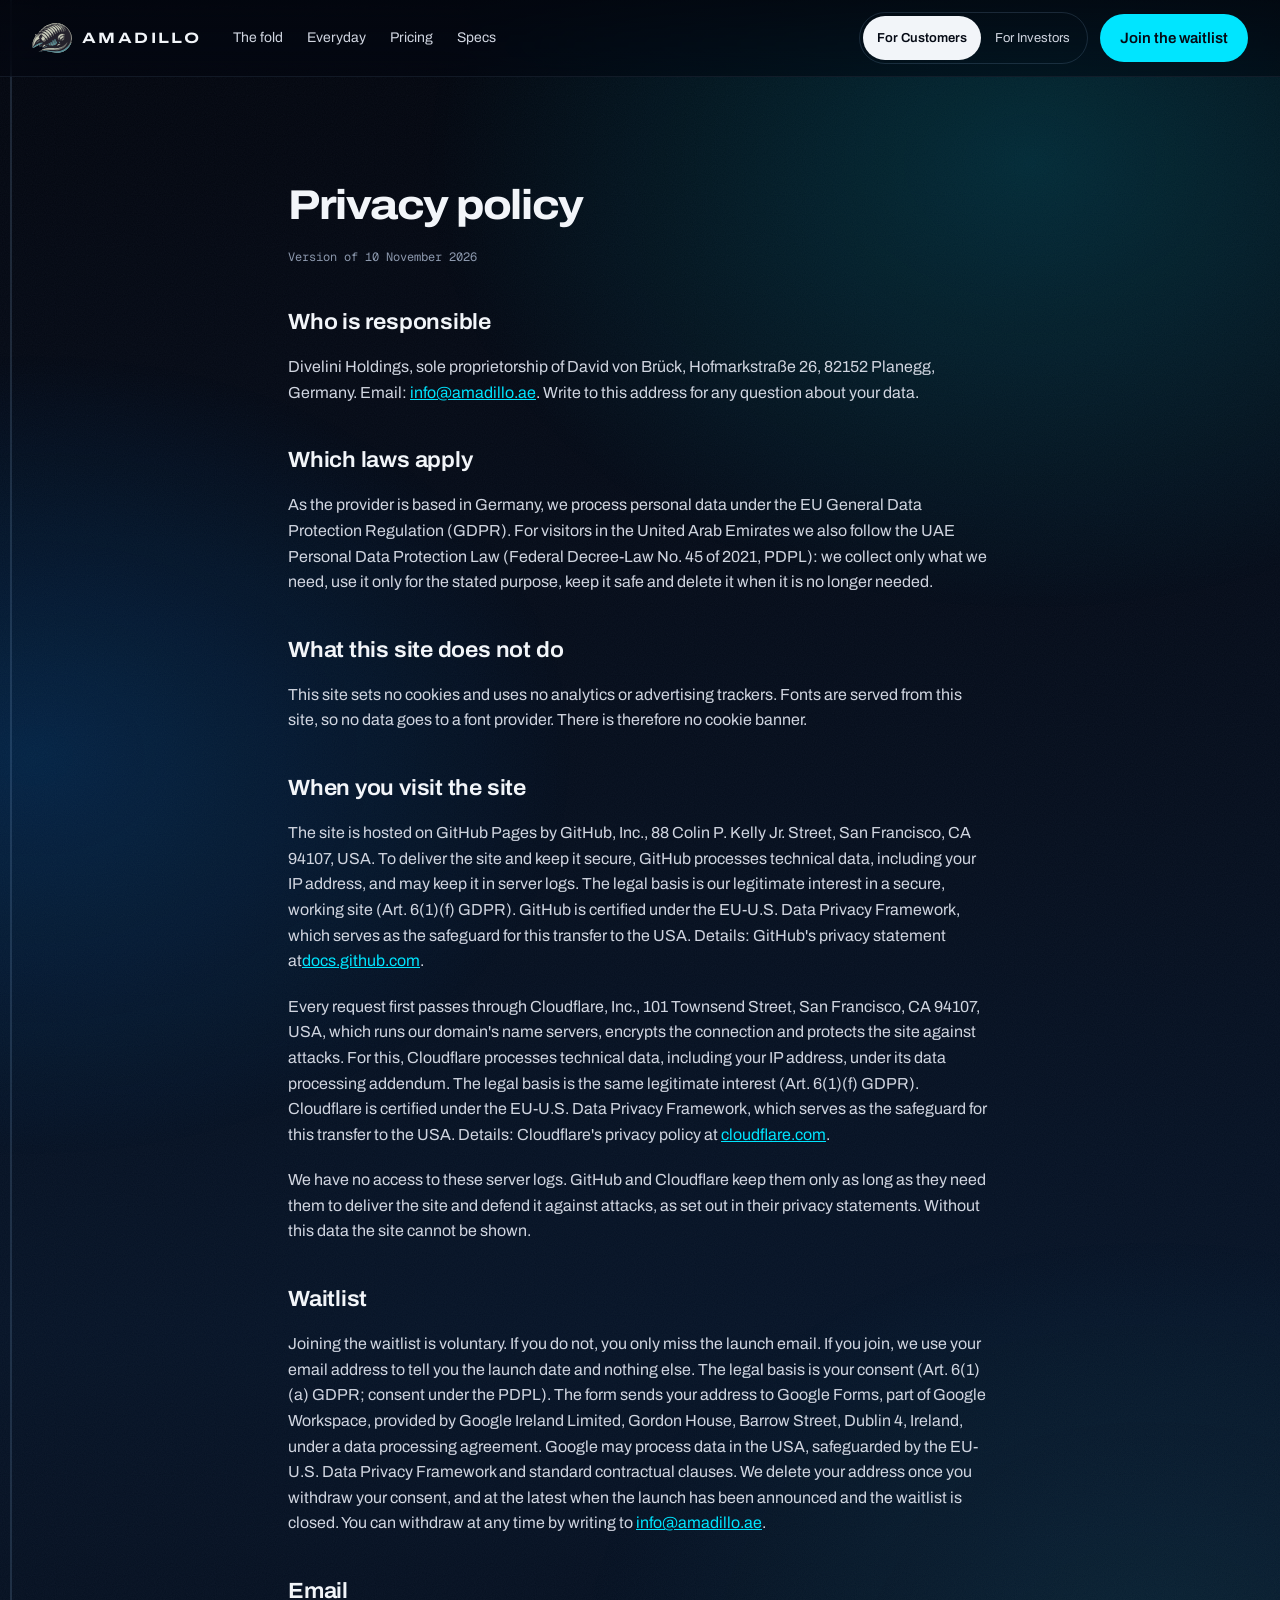
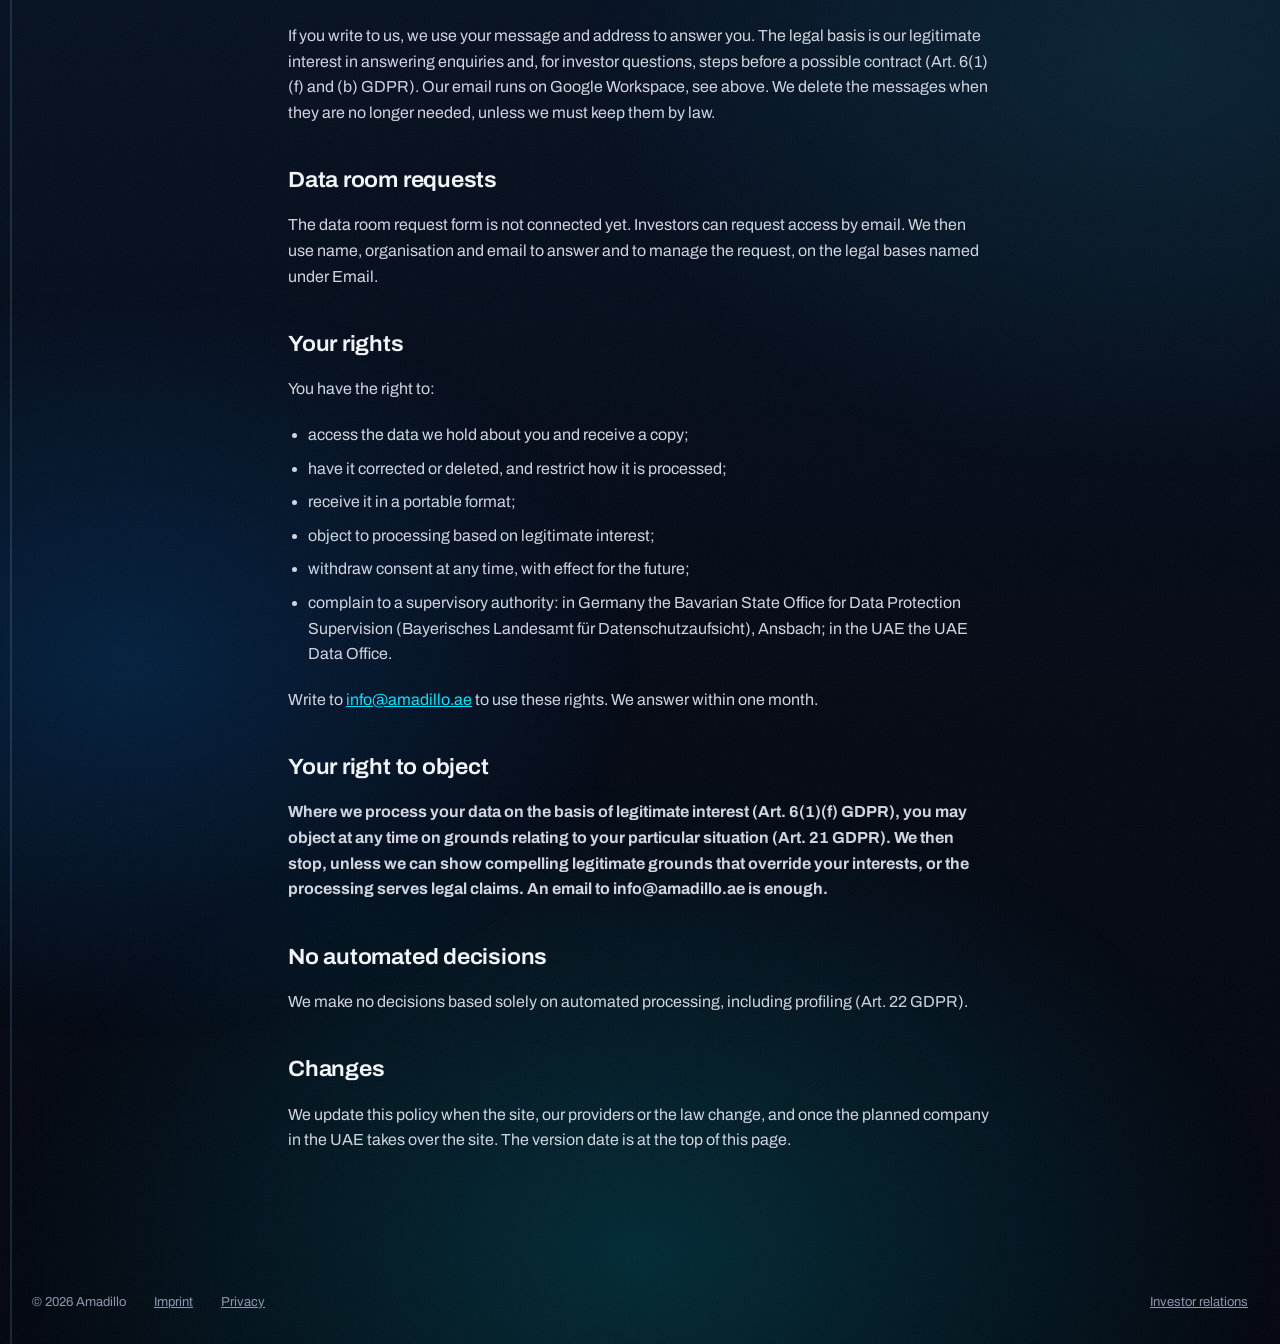
<file: privacy/index.html>
<!DOCTYPE html><html lang="en" dir="ltr"><head><meta charset="utf-8"><meta name="viewport" content="width=device-width, initial-scale=1"><meta name="color-scheme" content="dark"><meta name="theme-color" content="#050a15"><title>Amadillo — Privacy policy</title><meta name="description" content="How Amadillo handles personal data on this website."><meta name="robots" content="noindex, nofollow"><link rel="preload" href="/fonts/archivo-wdth-wght.woff2" as="font" type="font/woff2" crossorigin><link rel="preload" href="/fonts/geist-mono-wght.woff2" as="font" type="font/woff2" crossorigin><link rel="icon" type="image/svg+xml" href="/brand/logo-mark.svg"><link rel="alternate icon" type="image/png" href="/brand/favicon-64.png"><link rel="canonical" href="https://amadillo.ae/privacy/"><link rel="stylesheet" href="/_astro/Base.DRsIj8wl.css"><style>.legal[data-astro-cid-sb6l2mzp]{padding-block:var(--space-section);flex-direction:column;gap:1.25rem;max-width:48rem;margin-inline:auto;display:flex}.legal[data-astro-cid-sb6l2mzp] h1[data-astro-cid-sb6l2mzp]{font-size:var(--fs-h2);font-stretch:var(--stretch-title);text-transform:none;line-height:1.05}.legal[data-astro-cid-sb6l2mzp] h2{font-size:var(--fs-h3);letter-spacing:-.01em;margin-top:1.5rem;font-stretch:105%}.legal[data-astro-cid-sb6l2mzp] p,.legal[data-astro-cid-sb6l2mzp] li{color:var(--c-text)}.legal[data-astro-cid-sb6l2mzp] ul{flex-direction:column;gap:.5rem;margin:0;padding-inline-start:1.25rem;display:flex}.legal[data-astro-cid-sb6l2mzp] .tbc{color:var(--c-warning);font-family:var(--font-mono);font-size:.875em}.updated[data-astro-cid-sb6l2mzp]{font-size:.75rem;color:var(--c-text-muted)!important}
</style><script type="module" src="/_astro/page.BsuiZEAU.js"></script></head><body><div class="atmosphere" aria-hidden="true" data-astro-cid-astvurxn><span class="field f1" data-astro-cid-astvurxn></span><span class="field f2" data-astro-cid-astvurxn></span><span class="field f3" data-astro-cid-astvurxn></span><span class="field f4" data-astro-cid-astvurxn></span><span class="field f5" data-astro-cid-astvurxn></span></div><a class="skip" href="#main" data-astro-cid-nen7h5rs>Skip to content</a><header class="header" data-astro-cid-nen7h5rs><div class="container bar" data-astro-cid-nen7h5rs><a class="brand" href="/" aria-label="Amadillo home" data-astro-cid-nen7h5rs><img src="/brand/logo-mark.svg" alt="" width="40" height="30" decoding="async" data-astro-cid-nen7h5rs><span dir="ltr" data-astro-cid-nen7h5rs>AMADILLO</span></a><nav aria-label="Sections" class="links" data-astro-cid-nen7h5rs><a href="/#fold" data-astro-cid-nen7h5rs>The fold</a><a href="/#everyday" data-astro-cid-nen7h5rs>Everyday</a><a href="/#pricing" data-astro-cid-nen7h5rs>Pricing</a><a href="/#specs" data-astro-cid-nen7h5rs>Specs</a></nav><div class="actions" data-astro-cid-nen7h5rs><nav class="switch" aria-label="Audience" data-astro-cid-ph7txtrj><span class="opt on" aria-current="page" data-astro-cid-ph7txtrj>For Customers</span><a class="opt" href="/investors" data-astro-cid-ph7txtrj>For Investors</a></nav><a href="/#waitlist" class="btn btn-primary btn-md cta" data-astro-cid-nen7h5rs="true">Join the waitlist</a><details class="menu" data-astro-cid-nen7h5rs><summary aria-label="Menu" data-astro-cid-nen7h5rs><span class="open" data-astro-cid-nen7h5rs><svg width="18" height="18" viewBox="0 0 16 16" fill="none" stroke="currentColor" stroke-width="1.5" stroke-linecap="round" stroke-linejoin="round" aria-hidden="true"><path d="M2 4.5h12M2 8h12M2 11.5h12"/></svg></span><span class="shut" data-astro-cid-nen7h5rs><svg width="18" height="18" viewBox="0 0 16 16" fill="none" stroke="currentColor" stroke-width="1.5" stroke-linecap="round" stroke-linejoin="round" aria-hidden="true"><path d="m3.5 3.5 9 9m0-9-9 9"/></svg></span></summary><nav aria-label="Sections menu" class="sheet" data-astro-cid-nen7h5rs><a href="/#fold" data-astro-cid-nen7h5rs>The fold</a><a href="/#everyday" data-astro-cid-nen7h5rs>Everyday</a><a href="/#pricing" data-astro-cid-nen7h5rs>Pricing</a><a href="/#specs" data-astro-cid-nen7h5rs>Specs</a><a href="/#waitlist" class="btn btn-primary btn-md" data-astro-cid-nen7h5rs="true">Join the waitlist</a></nav></details></div></div></header><script type="module">document.querySelectorAll(`.menu .sheet a`).forEach(e=>{e.addEventListener(`click`,()=>e.closest(`details`)?.removeAttribute(`open`))});</script><main id="main"><div class="route" aria-hidden="true" data-astro-cid-cz245ulg><span class="fill" data-astro-cid-cz245ulg></span></div><article class="container legal" data-astro-cid-sb6l2mzp><h1 data-astro-cid-sb6l2mzp>Privacy policy</h1><p class="updated mono" data-astro-cid-sb6l2mzp>Version of 10 November 2026</p><h2>Who is responsible</h2><p>Divelini Holdings, sole proprietorship of David von Brück, Hofmarkstraße 26, 82152 Planegg, Germany. Email: <a href="mailto:info@amadillo.ae">info@amadillo.ae</a>. Write to this address for any question about your data.</p><h2>Which laws apply</h2><p>As the provider is based in Germany, we process personal data under the EU General Data Protection Regulation (GDPR). For visitors in the United Arab Emirates we also follow the UAE Personal Data Protection Law (Federal Decree-Law No. 45 of 2021, PDPL): we collect only what we need, use it only for the stated purpose, keep it safe and delete it when it is no longer needed.</p><h2>What this site does not do</h2><p>This site sets no cookies and uses no analytics or advertising trackers. Fonts are served from this site, so no data goes to a font provider. There is therefore no cookie banner.</p><h2>When you visit the site</h2><p>The site is hosted on GitHub Pages by GitHub, Inc., 88 Colin P. Kelly Jr. Street, San Francisco, CA 94107, USA. To deliver the site and keep it secure, GitHub processes technical data, including your IP address, and may keep it in server logs. The legal basis is our legitimate interest in a secure, working site (Art. 6(1)(f) GDPR). GitHub is certified under the EU-U.S. Data Privacy Framework, which serves as the safeguard for this transfer to the USA. Details: GitHub's privacy statement at<a href="https://docs.github.com/site-policy/privacy-policies/github-general-privacy-statement" rel="noopener">docs.github.com</a>.</p><p>Every request first passes through Cloudflare, Inc., 101 Townsend Street, San Francisco, CA 94107, USA, which runs our domain's name servers, encrypts the connection and protects the site against attacks. For this, Cloudflare processes technical data, including your IP address, under its data processing addendum. The legal basis is the same legitimate interest (Art. 6(1)(f) GDPR). Cloudflare is certified under the EU-U.S. Data Privacy Framework, which serves as the safeguard for this transfer to the USA. Details: Cloudflare's privacy policy at <a href="https://www.cloudflare.com/privacypolicy/" rel="noopener">cloudflare.com</a>.</p><p>We have no access to these server logs. GitHub and Cloudflare keep them only as long as they need them to deliver the site and defend it against attacks, as set out in their privacy statements. Without this data the site cannot be shown.</p><h2>Waitlist</h2><p>Joining the waitlist is voluntary. If you do not, you only miss the launch email. If you join, we use your email address to tell you the launch date and nothing else. The legal basis is your consent (Art. 6(1)(a) GDPR; consent under the PDPL). The form sends your address to Google Forms, part of Google Workspace, provided by Google Ireland Limited, Gordon House, Barrow Street, Dublin 4, Ireland, under a data processing agreement. Google may process data in the USA, safeguarded by the EU-U.S. Data Privacy Framework and standard contractual clauses. We delete your address once you withdraw your consent, and at the latest when the launch has been announced and the waitlist is closed. You can withdraw at any time by writing to <a href="mailto:info@amadillo.ae">info@amadillo.ae</a>.</p><h2>Email</h2><p>If you write to us, we use your message and address to answer you. The legal basis is our legitimate interest in answering enquiries and, for investor questions, steps before a possible contract (Art. 6(1)(f) and (b) GDPR). Our email runs on Google Workspace, see above. We delete the messages when they are no longer needed, unless we must keep them by law.</p><h2>Data room requests</h2><p>The data room request form is not connected yet. Investors can request access by email. We then use name, organisation and email to answer and to manage the request, on the legal bases named under Email.</p><h2>Your rights</h2><p>You have the right to:</p><ul><li>access the data we hold about you and receive a copy;</li><li>have it corrected or deleted, and restrict how it is processed;</li><li>receive it in a portable format;</li><li>object to processing based on legitimate interest;</li><li>withdraw consent at any time, with effect for the future;</li><li>complain to a supervisory authority: in Germany the Bavarian State Office for Data Protection Supervision (Bayerisches Landesamt für Datenschutzaufsicht), Ansbach; in the UAE the UAE Data Office.</li></ul><p>Write to <a href="mailto:info@amadillo.ae">info@amadillo.ae</a> to use these rights. We answer within one month.</p><h2>Your right to object</h2><p><strong>Where we process your data on the basis of legitimate interest (Art. 6(1)(f) GDPR), you may object at any time on grounds relating to your particular situation (Art. 21 GDPR). We then stop, unless we can show compelling legitimate grounds that override your interests, or the processing serves legal claims. An email to info@amadillo.ae is enough.</strong></p><h2>No automated decisions</h2><p>We make no decisions based solely on automated processing, including profiling (Art. 22 GDPR).</p><h2>Changes</h2><p>We update this policy when the site, our providers or the law change, and once the planned company in the UAE takes over the site. The version date is at the top of this page.</p></article></main><footer class="footer" data-astro-cid-jo6i4kqk><div class="container row" data-astro-cid-jo6i4kqk><span data-astro-cid-jo6i4kqk>© 2026 Amadillo</span><a href="/imprint" data-astro-cid-jo6i4kqk>Imprint</a><a href="/privacy" data-astro-cid-jo6i4kqk>Privacy</a><a class="end" href="/investors" data-astro-cid-jo6i4kqk>Investor relations</a></div></footer></body></html>
</file>
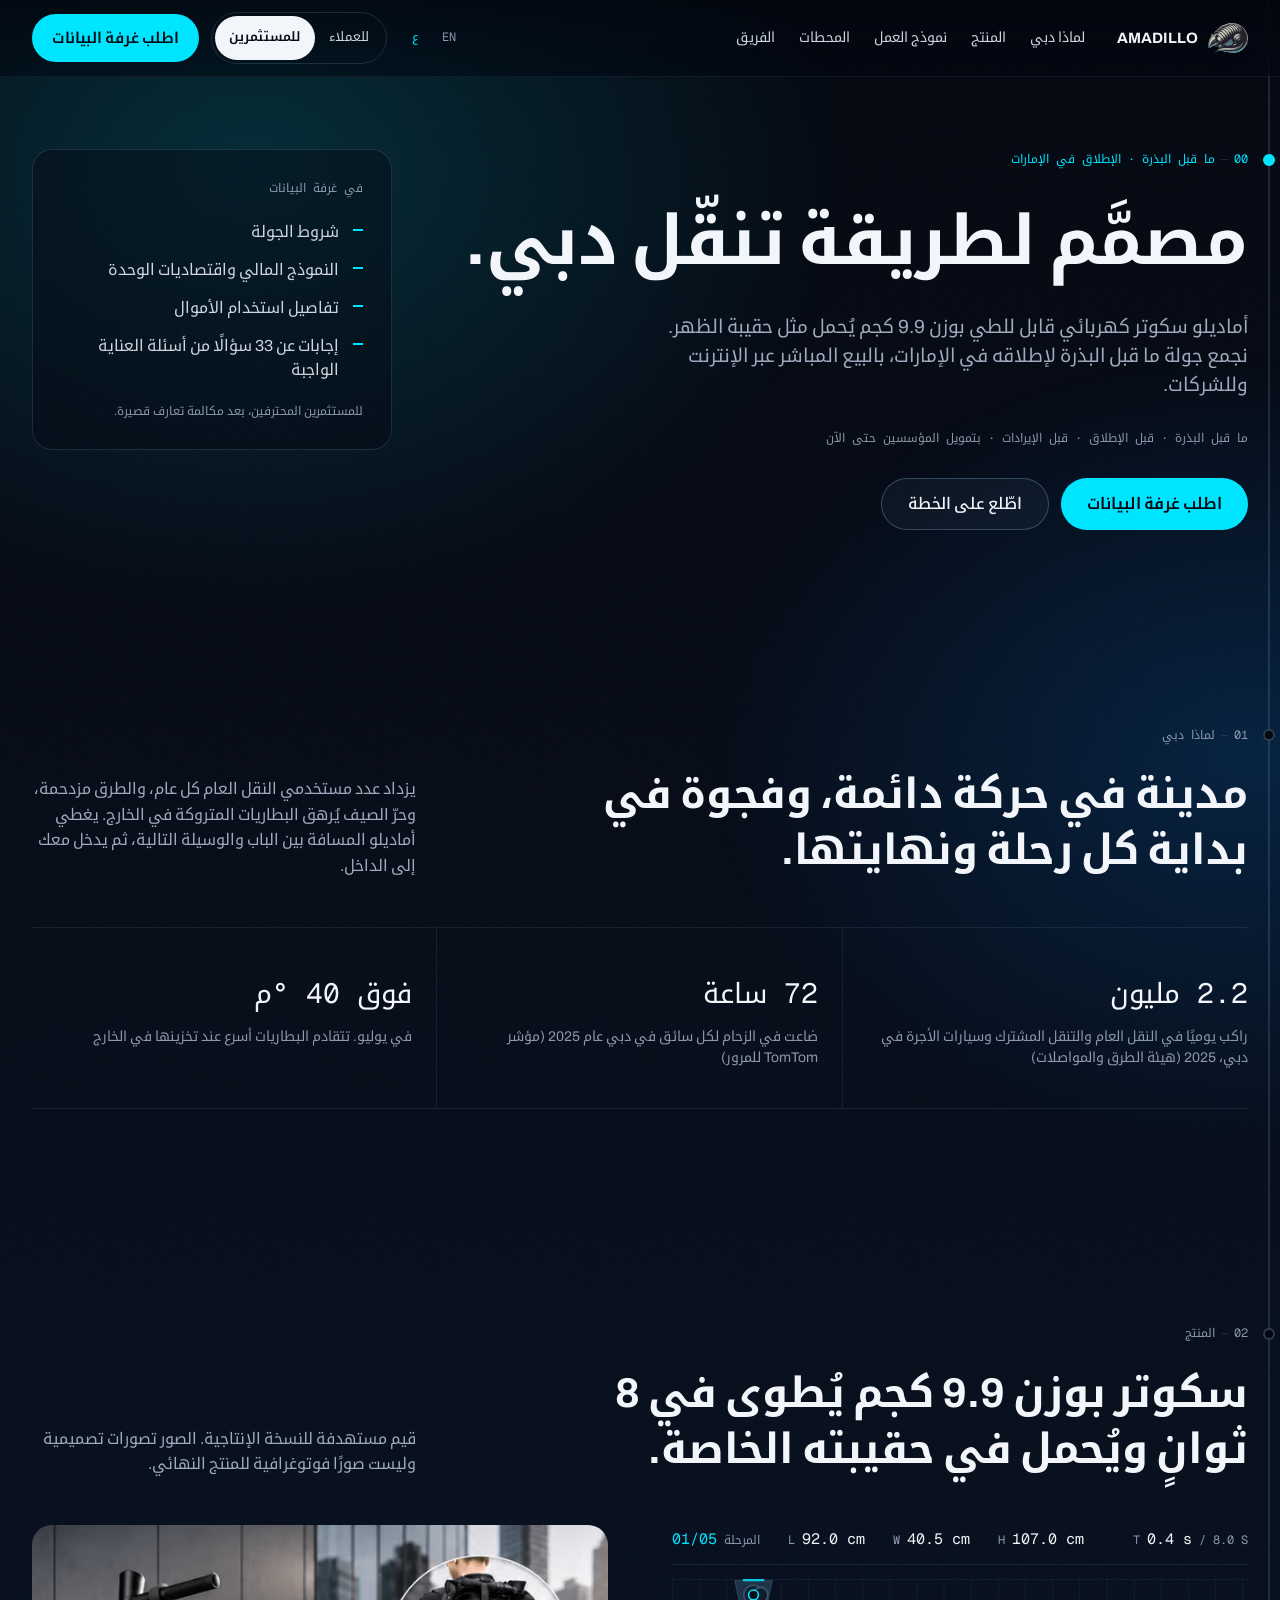
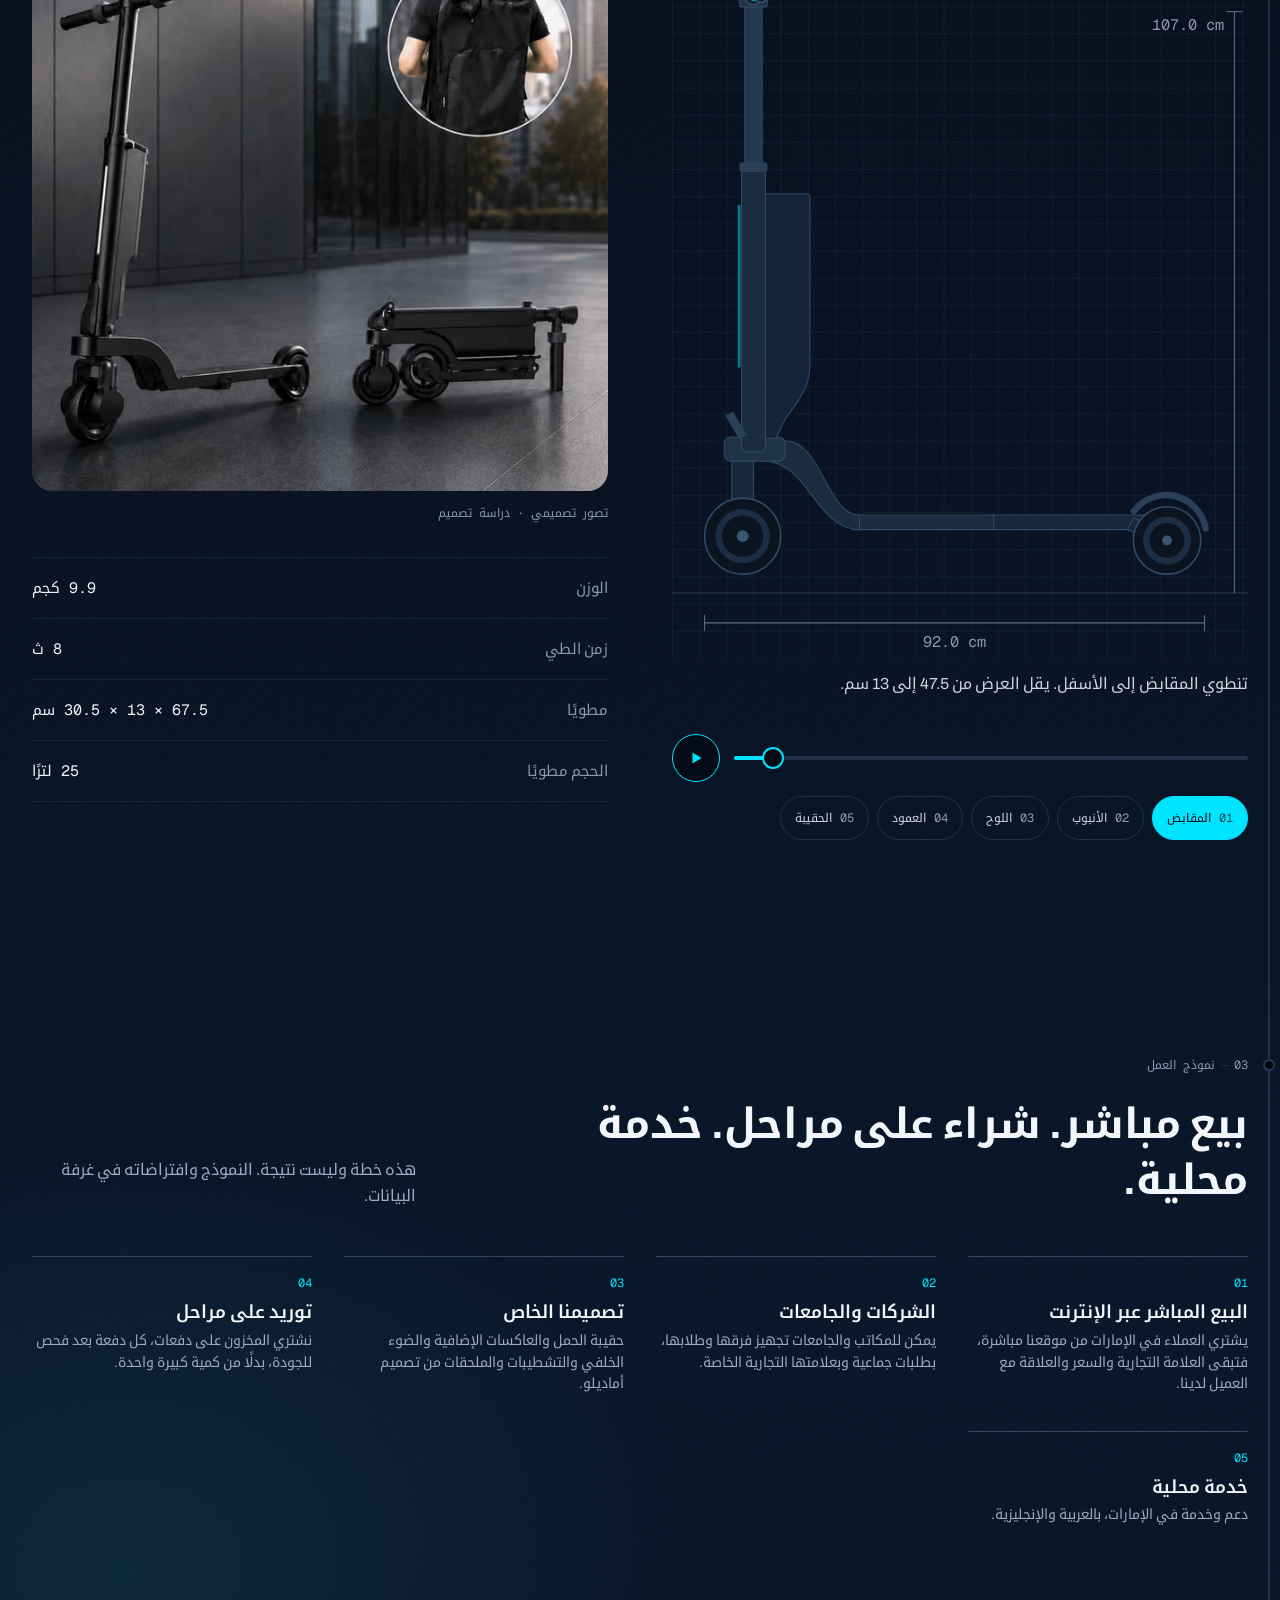
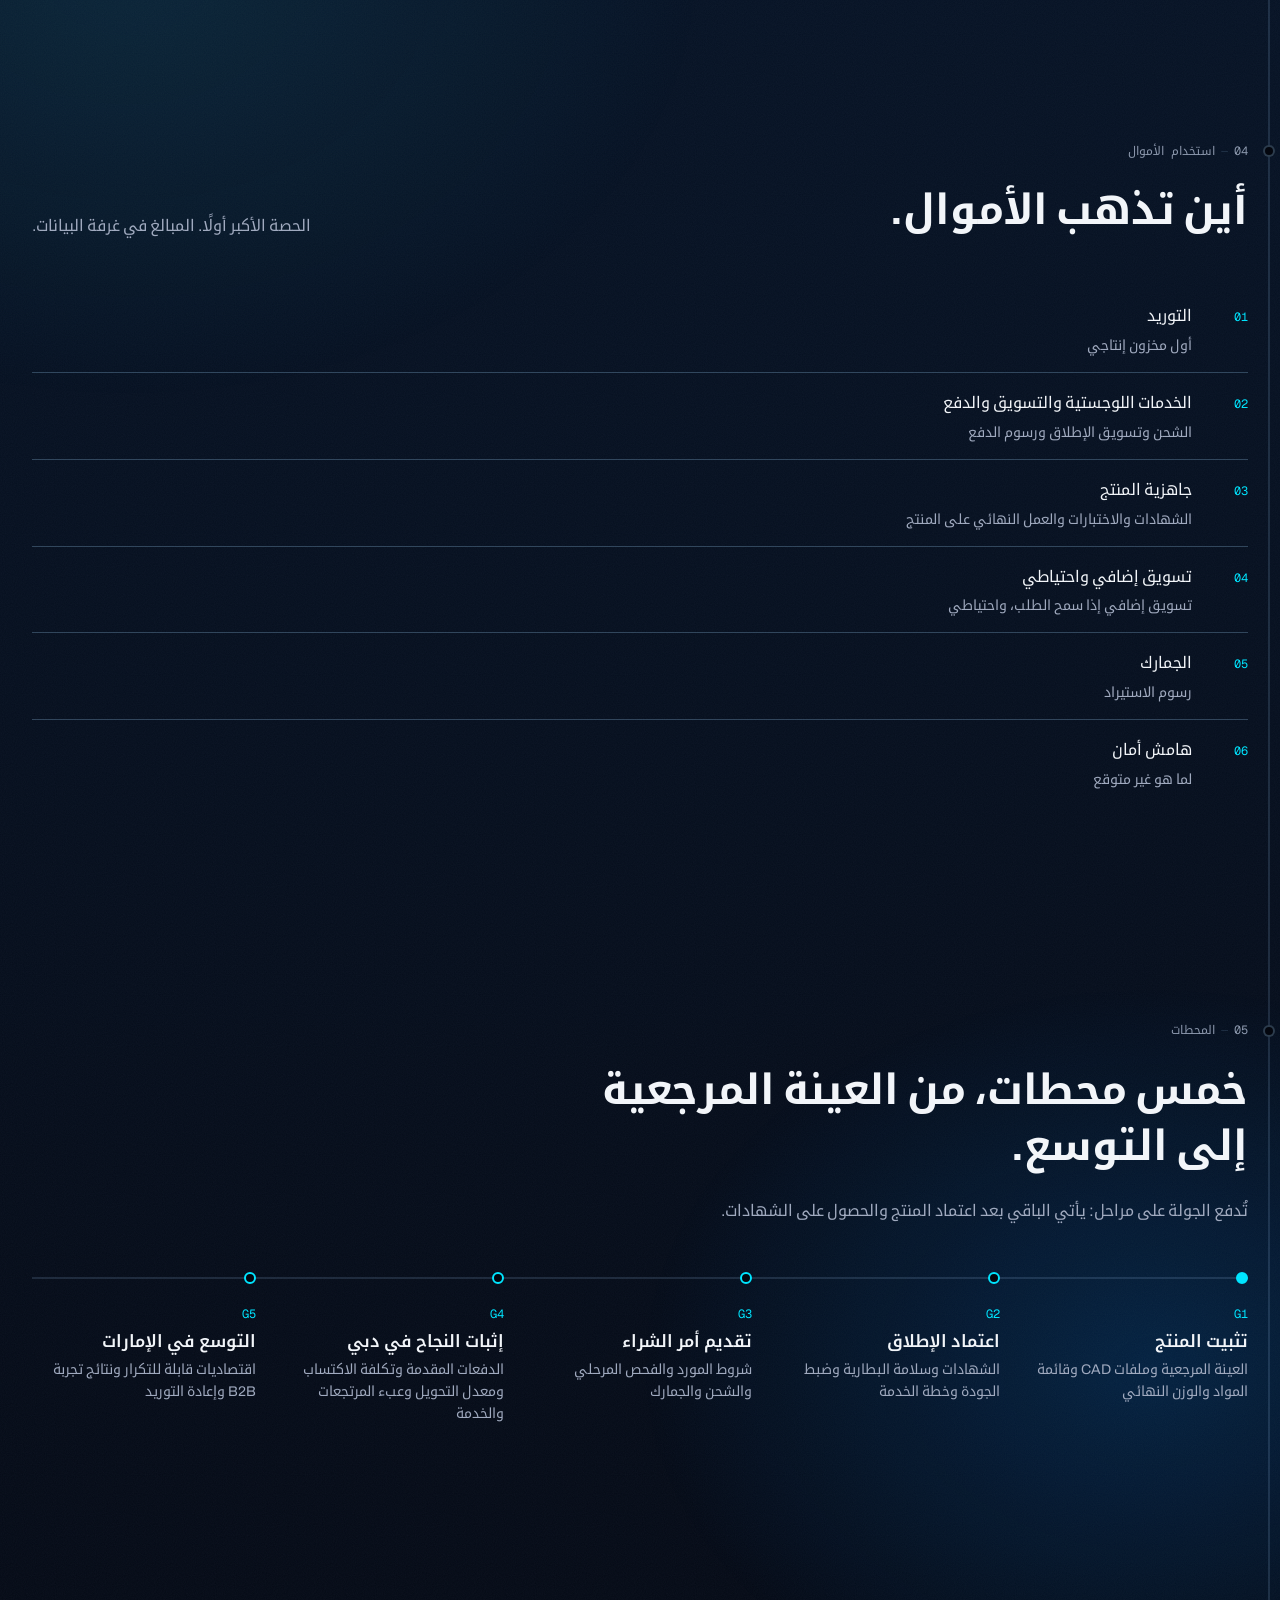
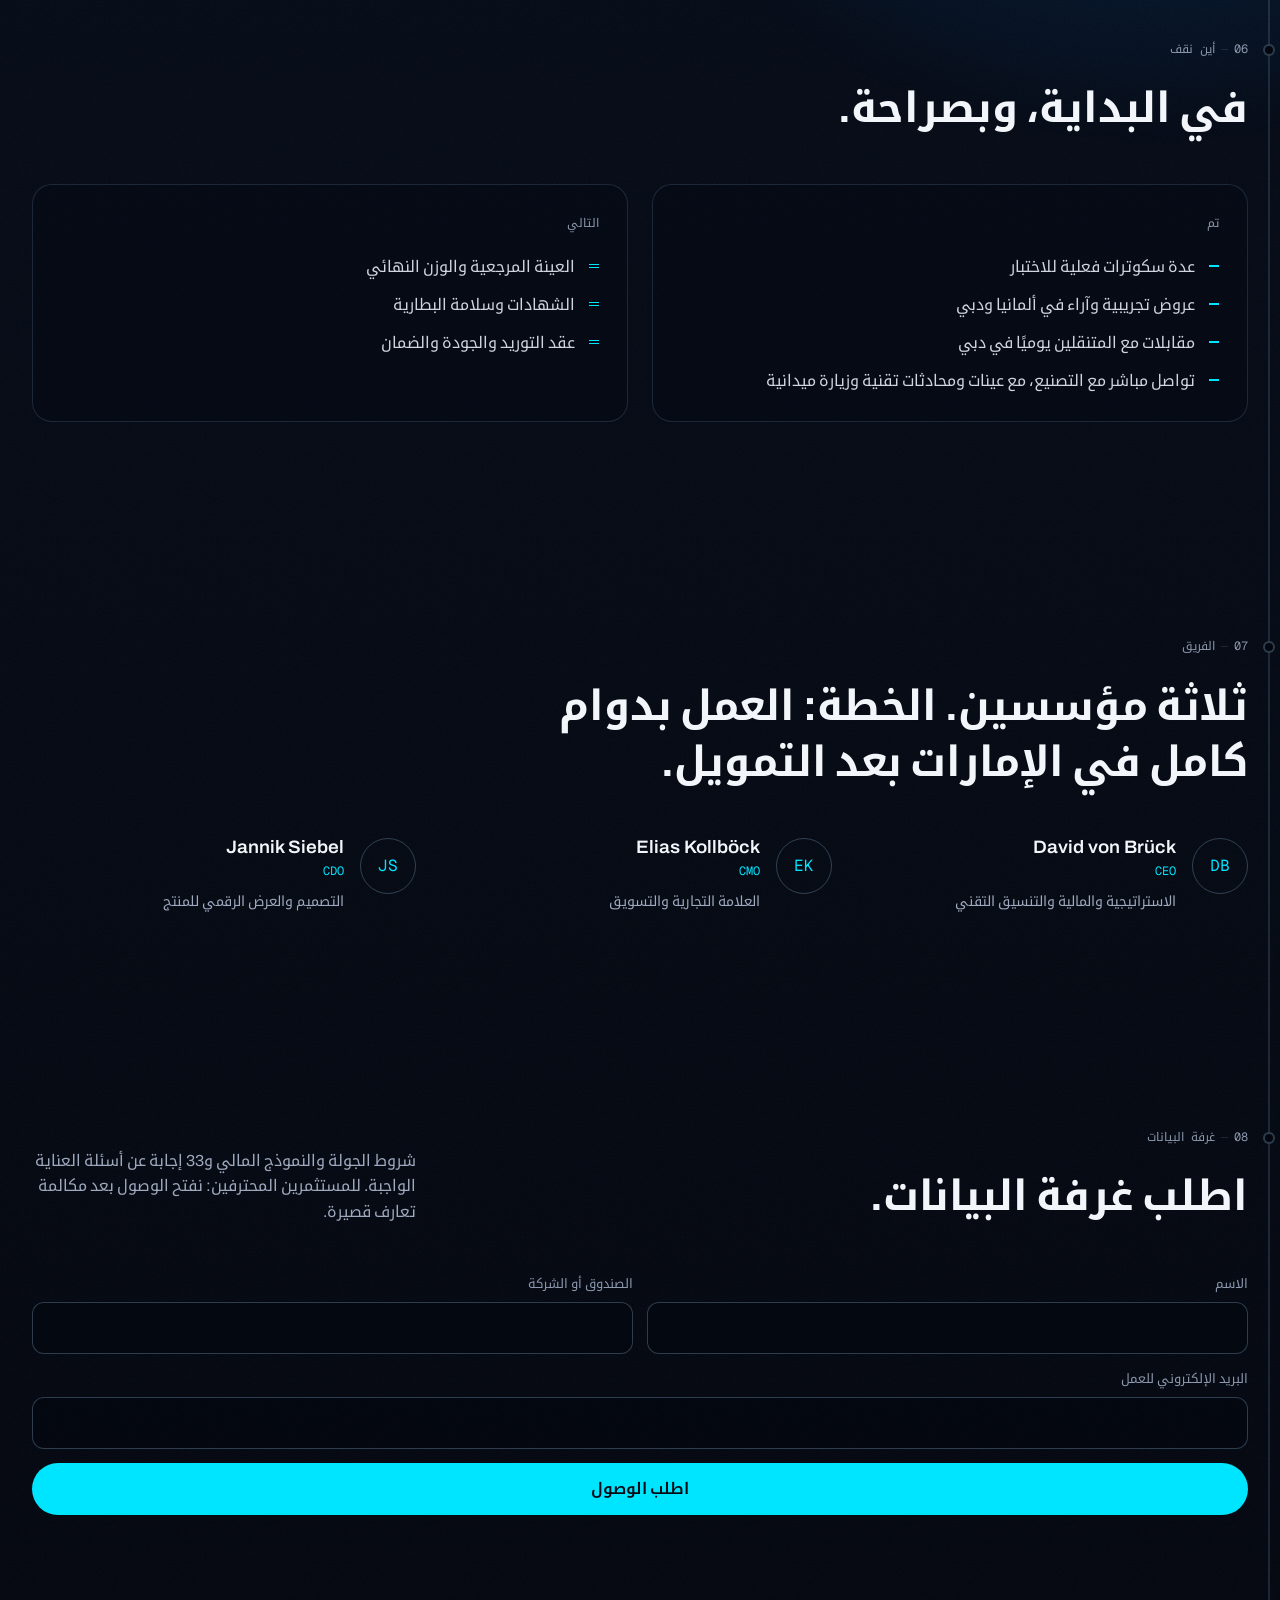
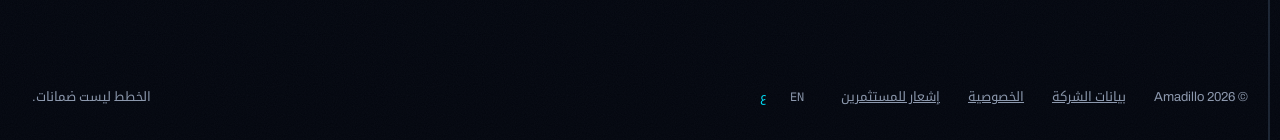
<file: ar/investors/index.html>
<!DOCTYPE html><html lang="ar" dir="rtl"><head><meta charset="utf-8"><meta name="viewport" content="width=device-width, initial-scale=1"><meta name="color-scheme" content="dark"><meta name="theme-color" content="#050a15"><title>أماديلو — علاقات المستثمرين</title><meta name="description" content="جولة ما قبل البذرة لأماديلو، سكوتر كهربائي قابل للطي للمتنقلين يوميًا في الإمارات."><meta name="robots" content="noindex, nofollow"><link rel="preload" href="/fonts/noto-kufi-arabic-wght.woff2" as="font" type="font/woff2" crossorigin><link rel="preload" href="/fonts/geist-mono-wght.woff2" as="font" type="font/woff2" crossorigin><link rel="icon" type="image/svg+xml" href="/brand/logo-mark.svg"><link rel="alternate icon" type="image/png" href="/brand/favicon-64.png"><link rel="canonical" href="https://amadillo.ae/ar/investors/"><link rel="alternate" hreflang="en" href="https://amadillo.ae/investors"><link rel="alternate" hreflang="ar" href="https://amadillo.ae/ar/investors"><link rel="stylesheet" href="/_astro/Base.DRsIj8wl.css"><link rel="stylesheet" href="/_astro/Field.D0TIoNiY.css"><link rel="stylesheet" href="/_astro/Investors.Drc9Yi5S.css"><link rel="stylesheet" href="/_astro/ProductImage.gO01XHYZ.css"><script type="module" src="/_astro/page.BsuiZEAU.js"></script></head><body><div class="atmosphere" aria-hidden="true" data-astro-cid-astvurxn><span class="field f1" data-astro-cid-astvurxn></span><span class="field f2" data-astro-cid-astvurxn></span><span class="field f3" data-astro-cid-astvurxn></span><span class="field f4" data-astro-cid-astvurxn></span><span class="field f5" data-astro-cid-astvurxn></span></div><a class="skip" href="#main" data-astro-cid-nen7h5rs>الانتقال إلى المحتوى</a><header class="header" data-astro-cid-nen7h5rs><div class="container bar" data-astro-cid-nen7h5rs><a class="brand" href="/ar/" aria-label="الصفحة الرئيسية لأماديلو" data-astro-cid-nen7h5rs><img src="/brand/logo-mark.svg" alt="" width="40" height="30" decoding="async" data-astro-cid-nen7h5rs><span dir="ltr" data-astro-cid-nen7h5rs>AMADILLO</span></a><nav aria-label="الأقسام" class="links" data-astro-cid-nen7h5rs><a href="#why" data-astro-cid-nen7h5rs>لماذا دبي</a><a href="#product" data-astro-cid-nen7h5rs>المنتج</a><a href="#model" data-astro-cid-nen7h5rs>نموذج العمل</a><a href="#gates" data-astro-cid-nen7h5rs>المحطات</a><a href="#team" data-astro-cid-nen7h5rs>الفريق</a></nav><div class="actions" data-astro-cid-nen7h5rs><span class="lang-wide" data-astro-cid-nen7h5rs><nav class="langs mono" aria-label="اللغة" data-astro-cid-lemdd452><a class="lang" href="/investors" hreflang="en" lang="en" title="English" aria-label="English" data-astro-cid-lemdd452>EN</a><span class="lang on" aria-current="true" title="العربية" data-astro-cid-lemdd452>ع</span></nav></span><nav class="switch" aria-label="الفئة" data-astro-cid-ph7txtrj><a class="opt" href="/ar/" data-astro-cid-ph7txtrj>للعملاء</a><span class="opt on" aria-current="page" data-astro-cid-ph7txtrj>للمستثمرين</span></nav><a href="#dataroom" class="btn btn-primary btn-md cta" data-astro-cid-nen7h5rs="true">اطلب غرفة البيانات</a><details class="menu" data-astro-cid-nen7h5rs><summary aria-label="القائمة" data-astro-cid-nen7h5rs><span class="open" data-astro-cid-nen7h5rs><svg width="18" height="18" viewBox="0 0 16 16" fill="none" stroke="currentColor" stroke-width="1.5" stroke-linecap="round" stroke-linejoin="round" aria-hidden="true"><path d="M2 4.5h12M2 8h12M2 11.5h12"/></svg></span><span class="shut" data-astro-cid-nen7h5rs><svg width="18" height="18" viewBox="0 0 16 16" fill="none" stroke="currentColor" stroke-width="1.5" stroke-linecap="round" stroke-linejoin="round" aria-hidden="true"><path d="m3.5 3.5 9 9m0-9-9 9"/></svg></span></summary><nav aria-label="قائمة الأقسام" class="sheet" data-astro-cid-nen7h5rs><a href="#why" data-astro-cid-nen7h5rs>لماذا دبي</a><a href="#product" data-astro-cid-nen7h5rs>المنتج</a><a href="#model" data-astro-cid-nen7h5rs>نموذج العمل</a><a href="#gates" data-astro-cid-nen7h5rs>المحطات</a><a href="#team" data-astro-cid-nen7h5rs>الفريق</a><a href="#dataroom" class="btn btn-primary btn-md" data-astro-cid-nen7h5rs="true">اطلب غرفة البيانات</a><div class="lang-sheet" data-astro-cid-nen7h5rs><nav class="langs mono" aria-label="اللغة" data-astro-cid-lemdd452><a class="lang" href="/investors" hreflang="en" lang="en" title="English" aria-label="English" data-astro-cid-lemdd452>EN</a><span class="lang on" aria-current="true" title="العربية" data-astro-cid-lemdd452>ع</span></nav></div></nav></details></div></div></header><script type="module">document.querySelectorAll(`.menu .sheet a`).forEach(e=>{e.addEventListener(`click`,()=>e.closest(`details`)?.removeAttribute(`open`))});</script><main id="main"><div class="route" aria-hidden="true" data-astro-cid-cz245ulg><span class="fill" data-astro-cid-cz245ulg></span></div><section class="container hero" id="round" data-astro-cid-vgw6znkl><div class="copy" data-astro-cid-vgw6znkl><span class="stop start" data-astro-cid-aq7dzzhk><span class="dot" aria-hidden="true" data-astro-cid-aq7dzzhk></span><span class="mono text" data-astro-cid-aq7dzzhk>00<span class="sep" aria-hidden="true" data-astro-cid-aq7dzzhk>—</span>ما قبل البذرة · الإطلاق في الإمارات</span></span><script type="module">var e=()=>{let e=document.documentElement.dir===`rtl`,t=document.documentElement.clientWidth;document.querySelectorAll(`.stop`).forEach(n=>{let r=n.getBoundingClientRect();n.style.setProperty(`--stop-left`,`${e?t-r.right:r.left}px`)})};e(),addEventListener(`resize`,e,{passive:!0});</script><h1 data-astro-cid-vgw6znkl>مصمَّم لطريقة تنقّل دبي.</h1><p class="lead" data-astro-cid-vgw6znkl>أماديلو سكوتر كهربائي قابل للطي بوزن 9.9 كجم يُحمل مثل حقيبة الظهر. نجمع جولة ما قبل البذرة لإطلاقه في الإمارات، بالبيع المباشر عبر الإنترنت وللشركات.</p><p class="candid mono" data-astro-cid-vgw6znkl>ما قبل البذرة · قبل الإطلاق · قبل الإيرادات · بتمويل المؤسسين حتى الآن</p><div class="ctas" data-astro-cid-vgw6znkl><a href="#dataroom" class="btn btn-primary" data-astro-cid-vgw6znkl="true">اطلب غرفة البيانات</a><a href="#gates" class="btn btn-ghost" data-astro-cid-vgw6znkl="true">اطّلع على الخطة</a></div></div><aside class="room surface" aria-label="محتويات غرفة البيانات" data-astro-cid-vgw6znkl><span class="eyebrow muted" data-astro-cid-vgw6znkl>في غرفة البيانات</span><ul class="ticks" data-astro-cid-vgw6znkl><li data-astro-cid-vgw6znkl>شروط الجولة</li><li data-astro-cid-vgw6znkl>النموذج المالي واقتصاديات الوحدة</li><li data-astro-cid-vgw6znkl>تفاصيل استخدام الأموال</li><li data-astro-cid-vgw6znkl>إجابات عن 33 سؤالًا من أسئلة العناية الواجبة</li></ul><p class="fine" data-astro-cid-vgw6znkl>للمستثمرين المحترفين، بعد مكالمة تعارف قصيرة.</p></aside></section><section id="why" class="section" data-astro-cid-5lyysmr3><div class="container inner" data-astro-cid-5lyysmr3><div class="head split" data-astro-cid-5lyysmr3><div class="titles" data-astro-cid-5lyysmr3><span class="stop" data-astro-cid-aq7dzzhk><span class="dot" aria-hidden="true" data-astro-cid-aq7dzzhk></span><span class="mono text" data-astro-cid-aq7dzzhk>01<span class="sep" aria-hidden="true" data-astro-cid-aq7dzzhk>—</span>لماذا دبي</span></span><h2 data-astro-cid-5lyysmr3>مدينة في حركة دائمة، وفجوة في بداية كل رحلة ونهايتها.</h2></div><p class="lead" data-astro-cid-5lyysmr3>يزداد عدد مستخدمي النقل العام كل عام، والطرق مزدحمة، وحرّ الصيف يُرهق البطاريات المتروكة في الخارج. يغطي أماديلو المسافة بين الباب والوسيلة التالية، ثم يدخل معك إلى الداخل.</p></div><dl class="stats s-lg" style="--cols: 3" data-astro-cid-bchll4or><div class="stat" data-astro-cid-bchll4or><dt class="label" data-astro-cid-bchll4or>راكب يوميًا في النقل العام والتنقل المشترك وسيارات الأجرة في دبي، 2025 (هيئة الطرق والمواصلات)</dt><dd class="mono value" data-astro-cid-bchll4or>2.2 مليون</dd></div><div class="stat" data-astro-cid-bchll4or><dt class="label" data-astro-cid-bchll4or>ضاعت في الزحام لكل سائق في دبي عام 2025 (مؤشر TomTom للمرور)</dt><dd class="mono value" data-astro-cid-bchll4or>72 ساعة</dd></div><div class="stat" data-astro-cid-bchll4or><dt class="label" data-astro-cid-bchll4or>في يوليو. تتقادم البطاريات أسرع عند تخزينها في الخارج</dt><dd class="mono value" data-astro-cid-bchll4or>فوق 40 °م</dd></div></dl></div></section><section id="product" class="section" data-astro-cid-5lyysmr3><div class="container inner" data-astro-cid-5lyysmr3><div class="head split" data-astro-cid-5lyysmr3><div class="titles" data-astro-cid-5lyysmr3><span class="stop" data-astro-cid-aq7dzzhk><span class="dot" aria-hidden="true" data-astro-cid-aq7dzzhk></span><span class="mono text" data-astro-cid-aq7dzzhk>02<span class="sep" aria-hidden="true" data-astro-cid-aq7dzzhk>—</span>المنتج</span></span><h2 data-astro-cid-5lyysmr3>سكوتر بوزن 9.9 كجم يُطوى في 8 ثوانٍ ويُحمل في حقيبته الخاصة.</h2></div><p class="lead" data-astro-cid-5lyysmr3>قيم مستهدفة للنسخة الإنتاجية. الصور تصورات تصميمية وليست صورًا فوتوغرافية للمنتج النهائي.</p></div><div class="product" data-astro-cid-vgw6znkl><div class="ghostfold" data-ghostfold data-seconds="8" data-captions="[&quot;وضع القيادة. 92 × 47.5 × 107 سم، 9.9 كجم.&quot;,&quot;تنطوي المقابض إلى الأسفل. يقل العرض من 47.5 إلى 13 سم.&quot;,&quot;ينزلق الأنبوب التلسكوبي داخل العمود.&quot;,&quot;ينطوي الجزء الخلفي من اللوح إلى الأمام عند مفصله الأوسط.&quot;,&quot;ينطوي العمود مع البطارية بشكل مسطح: 67.5 × 13 × 30.5 سم.&quot;,&quot;عموديًا داخل حقيبة الظهر: 25 لترًا. اختفى.&quot;]" data-play-label="تشغيل حركة الطي" data-pause-label="إيقاف حركة الطي" data-astro-cid-t42quo57><div class="readout mono" aria-hidden="true" dir="ltr" data-astro-cid-t42quo57><span data-astro-cid-t42quo57>المرحلة <b class="accent" data-out="phase" data-astro-cid-t42quo57>00/05</b></span><span data-astro-cid-t42quo57>L <b data-out="length" data-astro-cid-t42quo57>92.0 cm</b></span><span class="wide" data-astro-cid-t42quo57>W <b data-out="width" data-astro-cid-t42quo57>47.5 cm</b></span><span data-astro-cid-t42quo57>H <b data-out="height" data-astro-cid-t42quo57>107.0 cm</b></span><span class="time" data-astro-cid-t42quo57>t <b data-out="time" data-astro-cid-t42quo57>0.0 s</b><span class="wide" data-astro-cid-t42quo57> / 8.0 s</span></span></div><svg class="drawing" viewBox="-60 20 1060 1250" role="img" aria-label="منظر جانبي لسكوتر أماديلو DXB 01 وهو يُطوى من وضع القيادة (92 × 107 سم) إلى داخل حقيبته (67.5 × 30.5 سم)." data-astro-cid-t42quo57><line x1="-60" y1="1150" x2="1000" y2="1150" class="ground" data-astro-cid-t42quo57></line><g data-part="lift" data-astro-cid-t42quo57><g data-part="pack" data-astro-cid-t42quo57><g data-part="rear" data-astro-cid-t42quo57><rect x="525" y="1041" width="290" height="27" rx="6" class="p2" data-astro-cid-t42quo57></rect><path d="M790 1046 L862 1080 L848 1094 L778 1068 Z" class="p2" data-astro-cid-t42quo57></path><path d="M790 1034 A 74 74 0 0 1 922 1066" class="fender" data-astro-cid-t42quo57></path><circle cx="851" cy="1088" r="62" class="tyre" data-astro-cid-t42quo57></circle><circle cx="851" cy="1088" r="38" class="rim" data-astro-cid-t42quo57></circle><circle cx="851" cy="1088" r="9" class="hub" data-astro-cid-t42quo57></circle><circle cx="525" cy="1076" r="13" class="joint" data-joint="hinge" data-astro-cid-t42quo57></circle></g><rect x="270" y="1041" width="262" height="27" rx="4" class="p1" data-astro-cid-t42quo57></rect><rect x="292" y="1035" width="220" height="6" rx="3" class="tape" data-astro-cid-t42quo57></rect><path d="M110 905 L150 905 C215 905 225 1041 285 1041 L285 1068 C205 1068 190 942 110 942 Z" class="p1" data-astro-cid-t42quo57></path><rect x="50" y="930" width="40" height="150" rx="10" class="p2" data-astro-cid-t42quo57></rect><circle cx="70" cy="1080" r="70" class="tyre" data-astro-cid-t42quo57></circle><circle cx="70" cy="1080" r="44" class="rim" data-astro-cid-t42quo57></circle><circle cx="70" cy="1080" r="11" class="hub" data-astro-cid-t42quo57></circle><rect x="36" y="898" width="112" height="44" rx="12" class="p3" data-astro-cid-t42quo57></rect><g data-part="stem" data-astro-cid-t42quo57><g data-part="tele" data-astro-cid-t42quo57><rect x="74" y="80" width="32" height="340" rx="8" class="p4" data-astro-cid-t42quo57></rect><path d="M56 58 L124 58 L114 106 L66 106 Z" class="p3" data-astro-cid-t42quo57></path><rect x="70" y="52" width="40" height="7" rx="3" class="display" data-astro-cid-t42quo57></rect><circle cx="90" cy="84" r="18" class="grip" data-part="bar" data-astro-cid-t42quo57></circle><rect x="90" y="70" width="0" height="28" rx="14" class="grip" data-part="grips" data-astro-cid-t42quo57></rect><circle cx="90" cy="84" r="9" class="joint" data-joint="grip" data-astro-cid-t42quo57></circle></g><rect x="68" y="400" width="44" height="525" rx="10" class="p1" data-astro-cid-t42quo57></rect><rect x="61" y="470" width="5" height="300" rx="2" class="light" data-astro-cid-t42quo57></rect><path d="M112 450 L186 450 Q194 450 194 458 L194 760 C194 830 150 842 132 900 L112 900 Z" class="battery" data-astro-cid-t42quo57></path><rect x="64" y="392" width="52" height="18" rx="6" class="clamp" data-astro-cid-t42quo57></rect><path d="M64 902 L38 858 L52 850 L78 894 Z" class="clamp" data-astro-cid-t42quo57></path><circle cx="90" cy="401" r="10" class="joint" data-joint="tele" data-astro-cid-t42quo57></circle><circle cx="90" cy="920" r="13" class="joint" data-joint="stem" data-astro-cid-t42quo57></circle></g></g></g><g data-part="bag" opacity="0" data-astro-cid-t42quo57><path d="M270 640 Q270 560 350 560 L570 560 Q650 560 650 640 L650 1120 Q650 1150 620 1150 L300 1150 Q270 1150 270 1120 Z" class="bag" data-astro-cid-t42quo57></path><path d="M300 660 L300 1100 M620 660 L620 1100" class="seam" data-astro-cid-t42quo57></path><line x1="300" y1="600" x2="620" y2="600" class="strap" data-astro-cid-t42quo57></line><rect x="436" y="690" width="48" height="8" rx="4" class="display" data-astro-cid-t42quo57></rect></g><g data-part="dims" class="dims" data-astro-cid-t42quo57><line x1="0" y1="1205" x2="920" y2="1205" data-dim="l-line" data-astro-cid-t42quo57></line><line x1="0" y1="1190" x2="0" y2="1220" data-astro-cid-t42quo57></line><line x1="920" y1="1190" x2="920" y2="1220" data-dim="l-tick" data-astro-cid-t42quo57></line><text x="460" y="1250" text-anchor="middle" data-dim="l-text" data-astro-cid-t42quo57>92.0 cm</text><line x1="975" y1="1150" x2="975" y2="80" data-dim="h-line" data-astro-cid-t42quo57></line><line x1="960" y1="80" x2="990" y2="80" data-dim="h-tick" data-astro-cid-t42quo57></line><text x="955" y="114" text-anchor="end" data-dim="h-text" data-astro-cid-t42quo57>107.0 cm</text></g><text x="460" y="1250" text-anchor="middle" class="packed" data-part="packed" opacity="0" data-astro-cid-t42quo57>25 لترًا · 9.9 كجم · على ظهرك</text></svg><p class="caption" aria-live="polite" data-out="caption" data-astro-cid-t42quo57>وضع القيادة. 92 × 47.5 × 107 سم، 9.9 كجم.</p><div class="controls" dir="ltr" data-astro-cid-t42quo57><button type="button" class="play" data-play aria-label="تشغيل حركة الطي" data-astro-cid-t42quo57><span class="i-play" data-astro-cid-t42quo57><svg width="16" height="16" viewBox="0 0 16 16" fill="none" stroke="currentColor" stroke-width="1.5" stroke-linecap="round" stroke-linejoin="round" aria-hidden="true"><path d="M4.5 2.5 13.5 8l-9 5.5z" fill="currentColor" stroke="none"/></svg></span><span class="i-pause" data-astro-cid-t42quo57><svg width="16" height="16" viewBox="0 0 16 16" fill="none" stroke="currentColor" stroke-width="1.5" stroke-linecap="round" stroke-linejoin="round" aria-hidden="true"><path d="M4 2.5h3v11H4zM9 2.5h3v11H9z" fill="currentColor" stroke="none"/></svg></span></button><label for="ghostfold-range" class="visually-hidden" data-astro-cid-t42quo57>تقدم الطي</label><input id="ghostfold-range" class="range" type="range" min="0" max="1000" step="1" value="0" style="--fill: 0%" data-range data-astro-cid-t42quo57></div><div class="chips" role="group" aria-label="الانتقال إلى مرحلة من الطي" data-astro-cid-t42quo57><button type="button" class="chip" aria-pressed="false" data-chip="0.15" data-astro-cid-t42quo57="true" data-astro-cid-ags4ogmk><span class="idx" data-astro-cid-ags4ogmk>01</span>المقابض</button><button type="button" class="chip" aria-pressed="false" data-chip="0.35" data-astro-cid-t42quo57="true" data-astro-cid-ags4ogmk><span class="idx" data-astro-cid-ags4ogmk>02</span>الأنبوب</button><button type="button" class="chip" aria-pressed="false" data-chip="0.6" data-astro-cid-t42quo57="true" data-astro-cid-ags4ogmk><span class="idx" data-astro-cid-ags4ogmk>03</span>اللوح</button><button type="button" class="chip" aria-pressed="false" data-chip="0.85" data-astro-cid-t42quo57="true" data-astro-cid-ags4ogmk><span class="idx" data-astro-cid-ags4ogmk>04</span>العمود</button><button type="button" class="chip" aria-pressed="false" data-chip="1" data-astro-cid-t42quo57="true" data-astro-cid-ags4ogmk><span class="idx" data-astro-cid-ags4ogmk>05</span>الحقيبة</button></div></div><script type="module">var e=[{key:`grips`,end:.15},{key:`telescope`,end:.35},{key:`deck`,end:.6},{key:`stem`,end:.85},{key:`backpack`,end:1}],t={l:920,w:475,h:1070},n={l:675,w:130,h:305},r=e=>e<.5?4*e*e*e:1-(-2*e+2)**3/2,i=e=>Math.min(1,Math.max(0,e));function a(a){let o=i(a),s=(e,t)=>r(i((o-e)/(t-e))),c=s(0,.15),l=s(.15,.35),u=s(.35,.6),d=s(.6,.85),f=s(.85,1),p=Math.min(1,o/.08)*(1-f),m=o<=0?0:e.findIndex(e=>o<=e.end)+1,h=(e,t)=>o>e-.02&&o<t+.02&&f<1;return{phase:m,lift:`translate(0 ${(-50*p).toFixed(1)})`,pack:`translate(${(122*f).toFixed(1)} ${(-203*f).toFixed(1)}) rotate(${(-90*f).toFixed(2)} 338 1015)`,rear:`rotate(${(-180*u).toFixed(2)} 525 1076)`,stem:`rotate(${(90*d).toFixed(2)} 90 920)`,tele:`translate(0 ${(280*l).toFixed(1)})`,gripWidth:130*c,barOpacity:1-c,bag:`translate(0 ${(260*(1-f)).toFixed(1)})`,bagOpacity:f,dimOpacity:1-f,joints:{grip:h(0,.15),tele:h(.15,.35),hinge:h(.35,.6),stem:h(.6,.85)},length:Math.round(t.l-(t.l-n.l)*(.55*u+.45*d)),width:Math.round(t.w-(t.w-n.w)*c),height:Math.round(t.h-280*l-(t.h-280-n.h)*d)}}var o=e=>`${(e/10).toFixed(1)} cm`,s=document.querySelector(`[data-ghostfold]`);s&&c(s);function c(e){let t=t=>e.querySelector(t),n=Object.fromEntries([`lift`,`pack`,`rear`,`stem`,`tele`,`bar`,`grips`,`bag`,`dims`,`packed`].map(e=>[e,t(`[data-part="${e}"]`)])),r=Object.fromEntries([`grip`,`tele`,`hinge`,`stem`].map(e=>[e,t(`[data-joint="${e}"]`)])),i=e=>t(`[data-dim="${e}"]`),s=e=>t(`[data-out="${e}"]`),c=t(`[data-range]`),l=t(`[data-play]`),u=[...e.querySelectorAll(`[data-chip]`)],d=JSON.parse(e.dataset.captions??`[]`),f=Number(e.dataset.seconds??8),p=matchMedia(`(prefers-reduced-motion: reduce)`).matches,m=0,h=-1,g=(e,t)=>{e.textContent!==t&&(e.textContent=t)},_=e=>{if(e===m&&h!==-1)return;m=e;let t=a(e);n.lift.setAttribute(`transform`,t.lift),n.pack.setAttribute(`transform`,t.pack),n.rear.setAttribute(`transform`,t.rear),n.stem.setAttribute(`transform`,t.stem),n.tele.setAttribute(`transform`,t.tele),n.grips.setAttribute(`width`,t.gripWidth.toFixed(1)),n.bar.setAttribute(`opacity`,t.barOpacity.toFixed(2)),n.bag.setAttribute(`transform`,t.bag),n.bag.setAttribute(`opacity`,t.bagOpacity.toFixed(2)),n.dims.setAttribute(`opacity`,t.dimOpacity.toFixed(2)),n.packed.setAttribute(`opacity`,t.bagOpacity.toFixed(2));for(let[e,n]of Object.entries(t.joints))r[e].classList.toggle(`on`,n);i(`l-line`).setAttribute(`x2`,String(t.length)),i(`l-tick`).setAttribute(`x1`,String(t.length)),i(`l-tick`).setAttribute(`x2`,String(t.length)),i(`l-text`).setAttribute(`x`,String(t.length/2)),g(i(`l-text`),o(t.length));let l=1150-t.height;i(`h-line`).setAttribute(`y2`,String(l)),i(`h-tick`).setAttribute(`y1`,String(l)),i(`h-tick`).setAttribute(`y2`,String(l)),i(`h-text`).setAttribute(`y`,String(l+34)),g(i(`h-text`),o(t.height)),g(s(`length`),o(t.length)),g(s(`width`),o(t.width)),g(s(`height`),o(t.height)),g(s(`time`),`${(e*f).toFixed(1)} s`),g(s(`phase`),`0${t.phase}/05`),c.value=String(Math.round(e*1e3)),c.style.setProperty(`--fill`,`${(e*100).toFixed(1)}%`),t.phase!==h&&(h=t.phase,s(`caption`).textContent=d[t.phase]??``,u.forEach((e,n)=>e.setAttribute(`aria-pressed`,String(n+1===t.phase))))},v=0,y=!1,b=t=>{y=t,e.classList.toggle(`is-playing`,t),l.setAttribute(`aria-label`,(t?e.dataset.pauseLabel:e.dataset.playLabel)??``),t||cancelAnimationFrame(v)},x=()=>{m>=1&&_(0),b(!0);let e=performance.now(),t=n=>{let r=Math.min(1,m+(n-e)/(f*1e3*.75));e=n,_(r),r>=1?(b(!1),C()):v=requestAnimationFrame(t)};v=requestAnimationFrame(t)},S,C=()=>S?.disconnect();p||(S=new IntersectionObserver(([e])=>{e.isIntersecting&&!y?x():!e.isIntersecting&&y&&b(!1)},{threshold:.5}),S.observe(t(`.drawing`)));let w=()=>{C(),b(!1)};l.addEventListener(`click`,()=>{let e=y;w(),e||x()}),c.addEventListener(`input`,()=>{w(),_(Number(c.value)/1e3)}),u.forEach(e=>e.addEventListener(`click`,()=>{w(),_(Number(e.dataset.chip))})),_(m)}</script><div class="product-side" data-astro-cid-vgw6znkl><figure class="product-image photo" data-astro-cid-seiejway><div class="frame" data-astro-cid-seiejway><picture data-astro-cid-seiejway><source type="image/avif" srcset="/img/city-640.avif 640w, /img/city-960.avif 960w, /img/city-1149.avif 1149w" sizes="(min-width: 960px) 34rem, 100vw" data-astro-cid-seiejway><img src="/img/city-640.webp" srcset="/img/city-640.webp 640w, /img/city-960.webp 960w, /img/city-1149.webp 1149w" sizes="(min-width: 960px) 34rem, 100vw" width="1149" height="1130" alt="سكوتر أماديلو DXB 01 في ساحة بالمدينة: مفتوحًا ومطويًا وفي الحقيبة على ظهر الراكب." loading="lazy" decoding="async" data-astro-cid-seiejway></picture></div><figcaption class="mono" data-astro-cid-seiejway>تصور تصميمي · دراسة تصميم</figcaption></figure><dl class="specs c-1" data-astro-cid-uzz5av54><div class="row" data-astro-cid-uzz5av54><dt data-astro-cid-uzz5av54>الوزن</dt><dd class="mono" data-astro-cid-uzz5av54>9.9 كجم</dd></div><div class="row" data-astro-cid-uzz5av54><dt data-astro-cid-uzz5av54>زمن الطي</dt><dd class="mono" data-astro-cid-uzz5av54>8 ث</dd></div><div class="row" data-astro-cid-uzz5av54><dt data-astro-cid-uzz5av54>مطويًا</dt><dd class="mono" data-astro-cid-uzz5av54>67.5 × 13 × 30.5 سم</dd></div><div class="row" data-astro-cid-uzz5av54><dt data-astro-cid-uzz5av54>الحجم مطويًا</dt><dd class="mono" data-astro-cid-uzz5av54>25 لترًا</dd></div></dl></div></div></div></section><section id="model" class="section" data-astro-cid-5lyysmr3><div class="container inner" data-astro-cid-5lyysmr3><div class="head split" data-astro-cid-5lyysmr3><div class="titles" data-astro-cid-5lyysmr3><span class="stop" data-astro-cid-aq7dzzhk><span class="dot" aria-hidden="true" data-astro-cid-aq7dzzhk></span><span class="mono text" data-astro-cid-aq7dzzhk>03<span class="sep" aria-hidden="true" data-astro-cid-aq7dzzhk>—</span>نموذج العمل</span></span><h2 data-astro-cid-5lyysmr3>بيع مباشر. شراء على مراحل. خدمة محلية.</h2></div><p class="lead" data-astro-cid-5lyysmr3>هذه خطة وليست نتيجة. النموذج وافتراضاته في غرفة البيانات.</p></div><ol class="model" data-astro-cid-vgw6znkl><li data-astro-cid-vgw6znkl><span class="mono idx" dir="ltr" data-astro-cid-vgw6znkl>01</span><h3 data-astro-cid-vgw6znkl>البيع المباشر عبر الإنترنت</h3><p data-astro-cid-vgw6znkl>يشتري العملاء في الإمارات من موقعنا مباشرة، فتبقى العلامة التجارية والسعر والعلاقة مع العميل لدينا.</p></li><li data-astro-cid-vgw6znkl><span class="mono idx" dir="ltr" data-astro-cid-vgw6znkl>02</span><h3 data-astro-cid-vgw6znkl>الشركات والجامعات</h3><p data-astro-cid-vgw6znkl>يمكن للمكاتب والجامعات تجهيز فرقها وطلابها، بطلبات جماعية وبعلامتها التجارية الخاصة.</p></li><li data-astro-cid-vgw6znkl><span class="mono idx" dir="ltr" data-astro-cid-vgw6znkl>03</span><h3 data-astro-cid-vgw6znkl>تصميمنا الخاص</h3><p data-astro-cid-vgw6znkl>حقيبة الحمل والعاكسات الإضافية والضوء الخلفي والتشطيبات والملحقات من تصميم أماديلو.</p></li><li data-astro-cid-vgw6znkl><span class="mono idx" dir="ltr" data-astro-cid-vgw6znkl>04</span><h3 data-astro-cid-vgw6znkl>توريد على مراحل</h3><p data-astro-cid-vgw6znkl>نشتري المخزون على دفعات، كل دفعة بعد فحص للجودة، بدلًا من كمية كبيرة واحدة.</p></li><li data-astro-cid-vgw6znkl><span class="mono idx" dir="ltr" data-astro-cid-vgw6znkl>05</span><h3 data-astro-cid-vgw6znkl>خدمة محلية</h3><p data-astro-cid-vgw6znkl>دعم وخدمة في الإمارات، بالعربية والإنجليزية.</p></li></ol></div></section><section id="funds" class="section" data-astro-cid-5lyysmr3><div class="container inner" data-astro-cid-5lyysmr3><div class="head split" data-astro-cid-5lyysmr3><div class="titles" data-astro-cid-5lyysmr3><span class="stop" data-astro-cid-aq7dzzhk><span class="dot" aria-hidden="true" data-astro-cid-aq7dzzhk></span><span class="mono text" data-astro-cid-aq7dzzhk>04<span class="sep" aria-hidden="true" data-astro-cid-aq7dzzhk>—</span>استخدام الأموال</span></span><h2 data-astro-cid-5lyysmr3>أين تذهب الأموال.</h2></div><p class="lead" data-astro-cid-5lyysmr3>الحصة الأكبر أولًا. المبالغ في غرفة البيانات.</p></div><ol class="funds" data-astro-cid-irwbyhj5><li data-astro-cid-irwbyhj5><span class="mono idx" dir="ltr" data-astro-cid-irwbyhj5>01</span><span class="label" data-astro-cid-irwbyhj5>التوريد</span><span class="detail" data-astro-cid-irwbyhj5>أول مخزون إنتاجي</span></li><li data-astro-cid-irwbyhj5><span class="mono idx" dir="ltr" data-astro-cid-irwbyhj5>02</span><span class="label" data-astro-cid-irwbyhj5>الخدمات اللوجستية والتسويق والدفع</span><span class="detail" data-astro-cid-irwbyhj5>الشحن وتسويق الإطلاق ورسوم الدفع</span></li><li data-astro-cid-irwbyhj5><span class="mono idx" dir="ltr" data-astro-cid-irwbyhj5>03</span><span class="label" data-astro-cid-irwbyhj5>جاهزية المنتج</span><span class="detail" data-astro-cid-irwbyhj5>الشهادات والاختبارات والعمل النهائي على المنتج</span></li><li data-astro-cid-irwbyhj5><span class="mono idx" dir="ltr" data-astro-cid-irwbyhj5>04</span><span class="label" data-astro-cid-irwbyhj5>تسويق إضافي واحتياطي</span><span class="detail" data-astro-cid-irwbyhj5>تسويق إضافي إذا سمح الطلب، واحتياطي</span></li><li data-astro-cid-irwbyhj5><span class="mono idx" dir="ltr" data-astro-cid-irwbyhj5>05</span><span class="label" data-astro-cid-irwbyhj5>الجمارك</span><span class="detail" data-astro-cid-irwbyhj5>رسوم الاستيراد</span></li><li data-astro-cid-irwbyhj5><span class="mono idx" dir="ltr" data-astro-cid-irwbyhj5>06</span><span class="label" data-astro-cid-irwbyhj5>هامش أمان</span><span class="detail" data-astro-cid-irwbyhj5>لما هو غير متوقع</span></li></ol></div></section><section id="gates" class="section" data-astro-cid-5lyysmr3><div class="container inner" data-astro-cid-5lyysmr3><div class="head stack" data-astro-cid-5lyysmr3><div class="titles" data-astro-cid-5lyysmr3><span class="stop" data-astro-cid-aq7dzzhk><span class="dot" aria-hidden="true" data-astro-cid-aq7dzzhk></span><span class="mono text" data-astro-cid-aq7dzzhk>05<span class="sep" aria-hidden="true" data-astro-cid-aq7dzzhk>—</span>المحطات</span></span><h2 data-astro-cid-5lyysmr3>خمس محطات، من العينة المرجعية إلى التوسع.</h2></div><p class="lead" data-astro-cid-5lyysmr3>تُدفع الجولة على مراحل: يأتي الباقي بعد اعتماد المنتج والحصول على الشهادات.</p></div><ol class="gates" data-astro-cid-2ba4kz5j><li data-astro-cid-2ba4kz5j><span class="dot" aria-hidden="true" data-astro-cid-2ba4kz5j></span><span class="mono idx" data-astro-cid-2ba4kz5j>G1</span><h3 data-astro-cid-2ba4kz5j>تثبيت المنتج</h3><p data-astro-cid-2ba4kz5j>العينة المرجعية وملفات CAD وقائمة المواد والوزن النهائي</p></li><li data-astro-cid-2ba4kz5j><span class="dot" aria-hidden="true" data-astro-cid-2ba4kz5j></span><span class="mono idx" data-astro-cid-2ba4kz5j>G2</span><h3 data-astro-cid-2ba4kz5j>اعتماد الإطلاق</h3><p data-astro-cid-2ba4kz5j>الشهادات وسلامة البطارية وضبط الجودة وخطة الخدمة</p></li><li data-astro-cid-2ba4kz5j><span class="dot" aria-hidden="true" data-astro-cid-2ba4kz5j></span><span class="mono idx" data-astro-cid-2ba4kz5j>G3</span><h3 data-astro-cid-2ba4kz5j>تقديم أمر الشراء</h3><p data-astro-cid-2ba4kz5j>شروط المورد والفحص المرحلي والشحن والجمارك</p></li><li data-astro-cid-2ba4kz5j><span class="dot" aria-hidden="true" data-astro-cid-2ba4kz5j></span><span class="mono idx" data-astro-cid-2ba4kz5j>G4</span><h3 data-astro-cid-2ba4kz5j>إثبات النجاح في دبي</h3><p data-astro-cid-2ba4kz5j>الدفعات المقدمة وتكلفة الاكتساب ومعدل التحويل وعبء المرتجعات والخدمة</p></li><li data-astro-cid-2ba4kz5j><span class="dot" aria-hidden="true" data-astro-cid-2ba4kz5j></span><span class="mono idx" data-astro-cid-2ba4kz5j>G5</span><h3 data-astro-cid-2ba4kz5j>التوسع في الإمارات</h3><p data-astro-cid-2ba4kz5j>اقتصاديات قابلة للتكرار ونتائج تجربة B2B وإعادة التوريد</p></li></ol></div></section><section id="status" class="section" data-astro-cid-5lyysmr3><div class="container inner" data-astro-cid-5lyysmr3><div class="head stack" data-astro-cid-5lyysmr3><div class="titles" data-astro-cid-5lyysmr3><span class="stop" data-astro-cid-aq7dzzhk><span class="dot" aria-hidden="true" data-astro-cid-aq7dzzhk></span><span class="mono text" data-astro-cid-aq7dzzhk>06<span class="sep" aria-hidden="true" data-astro-cid-aq7dzzhk>—</span>أين نقف</span></span><h2 data-astro-cid-5lyysmr3>في البداية، وبصراحة.</h2></div></div><div class="status" data-astro-cid-vgw6znkl><div class="surface col" data-astro-cid-vgw6znkl><span class="eyebrow muted" data-astro-cid-vgw6znkl>تم</span><ul class="ticks" data-astro-cid-vgw6znkl><li data-astro-cid-vgw6znkl>عدة سكوترات فعلية للاختبار</li><li data-astro-cid-vgw6znkl>عروض تجريبية وآراء في ألمانيا ودبي</li><li data-astro-cid-vgw6znkl>مقابلات مع المتنقلين يوميًا في دبي</li><li data-astro-cid-vgw6znkl>تواصل مباشر مع التصنيع، مع عينات ومحادثات تقنية وزيارة ميدانية</li></ul></div><div class="surface col" data-astro-cid-vgw6znkl><span class="eyebrow muted" data-astro-cid-vgw6znkl>التالي</span><ul class="ticks open" data-astro-cid-vgw6znkl><li data-astro-cid-vgw6znkl>العينة المرجعية والوزن النهائي</li><li data-astro-cid-vgw6znkl>الشهادات وسلامة البطارية</li><li data-astro-cid-vgw6znkl>عقد التوريد والجودة والضمان</li></ul></div></div></div></section><section id="team" class="section" data-astro-cid-5lyysmr3><div class="container inner" data-astro-cid-5lyysmr3><div class="head stack" data-astro-cid-5lyysmr3><div class="titles" data-astro-cid-5lyysmr3><span class="stop" data-astro-cid-aq7dzzhk><span class="dot" aria-hidden="true" data-astro-cid-aq7dzzhk></span><span class="mono text" data-astro-cid-aq7dzzhk>07<span class="sep" aria-hidden="true" data-astro-cid-aq7dzzhk>—</span>الفريق</span></span><h2 data-astro-cid-5lyysmr3>ثلاثة مؤسسين. الخطة: العمل بدوام كامل في الإمارات بعد التمويل.</h2></div></div><ul class="team" data-astro-cid-vgw6znkl><li data-astro-cid-vgw6znkl><span class="mono avatar" aria-hidden="true" dir="ltr" data-astro-cid-vgw6znkl>DB</span><div data-astro-cid-vgw6znkl><h3 dir="auto" data-astro-cid-vgw6znkl>David von Brück</h3><span class="mono role" data-astro-cid-vgw6znkl>CEO</span><p data-astro-cid-vgw6znkl>الاستراتيجية والمالية والتنسيق التقني</p></div></li><li data-astro-cid-vgw6znkl><span class="mono avatar" aria-hidden="true" dir="ltr" data-astro-cid-vgw6znkl>EK</span><div data-astro-cid-vgw6znkl><h3 dir="auto" data-astro-cid-vgw6znkl>Elias Kollböck</h3><span class="mono role" data-astro-cid-vgw6znkl>CMO</span><p data-astro-cid-vgw6znkl>العلامة التجارية والتسويق</p></div></li><li data-astro-cid-vgw6znkl><span class="mono avatar" aria-hidden="true" dir="ltr" data-astro-cid-vgw6znkl>JS</span><div data-astro-cid-vgw6znkl><h3 dir="auto" data-astro-cid-vgw6znkl>Jannik Siebel</h3><span class="mono role" data-astro-cid-vgw6znkl>CDO</span><p data-astro-cid-vgw6znkl>التصميم والعرض الرقمي للمنتج</p></div></li></ul></div></section><section id="dataroom" class="section" data-astro-cid-5lyysmr3><div class="container inner" data-astro-cid-5lyysmr3><div class="head split" data-astro-cid-5lyysmr3><div class="titles" data-astro-cid-5lyysmr3><span class="stop" data-astro-cid-aq7dzzhk><span class="dot" aria-hidden="true" data-astro-cid-aq7dzzhk></span><span class="mono text" data-astro-cid-aq7dzzhk>08<span class="sep" aria-hidden="true" data-astro-cid-aq7dzzhk>—</span>غرفة البيانات</span></span><h2 data-astro-cid-5lyysmr3>اطلب غرفة البيانات.</h2></div><p class="lead" data-astro-cid-5lyysmr3>شروط الجولة والنموذج المالي و33 إجابة عن أسئلة العناية الواجبة. للمستثمرين المحترفين: نفتح الوصول بعد مكالمة تعارف قصيرة.</p></div><form class="dataroom" data-dataroom data-error="يرجى ملء الحقول الثلاثة ببريد إلكتروني صحيح." data-ok="شكرًا. الطلبات غير مفعّلة بعد، لذا لم يُرسل أي شيء." novalidate data-astro-cid-smzxr5fb><div class="field" data-astro-cid-afmkvgyw><label for="dr-name" data-astro-cid-afmkvgyw>الاسم</label><input id="dr-name" type="text" class="input box" name="name" autocomplete="name" required data-astro-cid-smzxr5fb="true" data-astro-cid-afmkvgyw></div><div class="field" data-astro-cid-afmkvgyw><label for="dr-fund" data-astro-cid-afmkvgyw>الصندوق أو الشركة</label><input id="dr-fund" type="text" class="input box" name="organisation" autocomplete="organization" required data-astro-cid-smzxr5fb="true" data-astro-cid-afmkvgyw></div><div class="field wide" data-astro-cid-afmkvgyw><label for="dr-email" data-astro-cid-afmkvgyw>البريد الإلكتروني للعمل</label><input id="dr-email" type="email" class="input box" name="email" autocomplete="email" required dir="ltr" data-astro-cid-smzxr5fb="true" data-astro-cid-afmkvgyw></div><button type="submit" class="btn btn-primary wide" data-astro-cid-smzxr5fb="true">اطلب الوصول</button><p class="status wide" role="status" data-status data-astro-cid-smzxr5fb></p></form><script type="module">var e=document.querySelector(`[data-dataroom]`);e?.addEventListener(`submit`,t=>{t.preventDefault();let n=e.querySelector(`[data-status]`);e.checkValidity()?(n.textContent=e.dataset.ok??``,n.dataset.state=`ok`):(n.textContent=e.dataset.error??``,n.dataset.state=`error`)});</script></div></section></main><footer class="footer" data-astro-cid-jo6i4kqk><div class="container row" data-astro-cid-jo6i4kqk><span data-astro-cid-jo6i4kqk>© 2026 Amadillo</span><a href="/imprint" data-astro-cid-jo6i4kqk>بيانات الشركة</a><a href="/privacy" data-astro-cid-jo6i4kqk>الخصوصية</a><a href="/investor-notice" data-astro-cid-jo6i4kqk>إشعار للمستثمرين</a><nav class="langs mono" aria-label="اللغة" data-astro-cid-lemdd452><a class="lang" href="/investors" hreflang="en" lang="en" title="English" aria-label="English" data-astro-cid-lemdd452>EN</a><span class="lang on" aria-current="true" title="العربية" data-astro-cid-lemdd452>ع</span></nav><span class="end" data-astro-cid-jo6i4kqk>الخطط ليست ضمانات.</span></div></footer></body></html>
</file>
<file: _astro/Base.DRsIj8wl.css>
:root{--c-bg:#050a15;--c-bg-deep:#03060e;--c-bg-lift:#071427;--c-surface:#96beeb0d;--c-surface-2:#96beeb17;--c-line:#96beeb1a;--c-line-strong:#96beeb29;--c-edge:#96c8f047;--c-text-strong:#f2f5f9;--c-text:#d0d5e0;--c-text-soft:#a0aabf;--c-text-muted:#8c98ad;--c-accent:#00e5ff;--c-accent-2:#0087fd;--c-accent-hover:#7df1ff;--c-on-accent:#050a15;--c-positive:#50e0a0;--c-warning:#f8c850;--c-negative:#ff6b6b;--route-x:max(.625rem, calc((100vw - var(--container)) / 2 + .375rem));--glow-cyan:#00e5ff29;--glow-blue:#0087fd2e;--glow-teal:#28aac81f;--font-sans:"Archivo Variable", system-ui, sans-serif;--font-mono:"Geist Mono Variable", ui-monospace, monospace;--stretch-display:125%;--stretch-title:112%;--fs-eyebrow:.75rem;--fs-small:.8125rem;--fs-body:1rem;--fs-lead:clamp(1.0625rem, .95rem + .4vw, 1.1875rem);--fs-h3:1.375rem;--fs-h2:clamp(1.875rem, 1.4rem + 1.5vw, 2.625rem);--fs-h1:clamp(2.75rem, 1.6rem + 4vw, 5.25rem);--tracking-tight:-.03em;--tracking-label:.12em;--space-section:clamp(5rem, 3.5rem + 4vw, 7.5rem);--gutter:clamp(1.25rem, .8rem + 1.6vw, 2rem);--container:80rem;--radius-card:20px;--radius-pill:999px;--tap:44px;--ease-out:cubic-bezier(.22, 1, .36, 1);--dur-fast:.16s;--dur-base:.32s}@font-face{font-family:Archivo Variable;src:url(/fonts/archivo-wdth-wght.woff2)format("woff2");font-weight:400 750;font-stretch:100% 125%;font-style:normal;font-display:swap}@font-face{font-family:Geist Mono Variable;src:url(/fonts/geist-mono-wght.woff2)format("woff2");font-weight:100 900;font-style:normal;font-display:swap}@font-face{font-family:Noto Kufi Arabic Variable;src:url(/fonts/noto-kufi-arabic-wght.woff2)format("woff2");font-weight:400 700;font-style:normal;font-display:swap;unicode-range:U+6??,U+200C-200F,U+FB50-FDFF,U+FE70-FEFF}:lang(ar){--font-sans:"Noto Kufi Arabic Variable", "Archivo Variable", system-ui, sans-serif;--font-mono:"Geist Mono Variable", "Noto Kufi Arabic Variable", ui-monospace, monospace;--stretch-display:100%;--stretch-title:100%}:lang(ar) *{letter-spacing:0!important}:lang(ar) h1{font-weight:700;line-height:1.25}:lang(ar) h2{font-weight:700;line-height:1.35}:lang(ar) body,:lang(ar) p{line-height:1.8}*,:before,:after{box-sizing:border-box}html{color-scheme:dark;-webkit-text-size-adjust:100%;scroll-behavior:smooth;scroll-padding-top:5.5rem;overflow-x:clip}body{background:var(--c-bg-deep);min-height:100vh;color:var(--c-text);font-family:var(--font-sans);font-size:var(--fs-body);-webkit-font-smoothing:antialiased;margin:0;line-height:1.6;position:relative;overflow-x:clip}img,svg{max-width:100%;display:block}a{color:var(--c-accent)}a:hover{color:var(--c-accent-hover)}:focus-visible{outline:2px solid var(--c-accent);outline-offset:3px}h1,h2,h3{color:var(--c-text-strong);letter-spacing:var(--tracking-tight);margin:0;font-weight:600;line-height:1.05}h1{font-size:var(--fs-h1);font-stretch:var(--stretch-display);letter-spacing:-.035em;text-transform:uppercase;font-weight:750;line-height:.95}h2{font-size:var(--fs-h2);font-stretch:var(--stretch-title);letter-spacing:-.03em;font-weight:650;line-height:1.05}h3{font-size:var(--fs-h3);letter-spacing:-.01em;font-stretch:105%}p{margin:0}.container{max-width:var(--container);padding-inline:var(--gutter);margin-inline:auto}.eyebrow{font-family:var(--font-mono);font-size:var(--fs-eyebrow);letter-spacing:var(--tracking-label);text-transform:uppercase;color:var(--c-accent)}.mono{font-family:var(--font-mono)}.btn{border-radius:var(--radius-pill);min-height:52px;font:600 1rem/1 var(--font-sans);cursor:pointer;transition:background var(--dur-fast) var(--ease-out), border-color var(--dur-fast) var(--ease-out);justify-content:center;align-items:center;padding:0 1.625rem;text-decoration:none;display:inline-flex}.btn-primary{color:var(--c-on-accent);background:var(--c-accent);border:0}.btn-primary:hover{color:var(--c-on-accent);background:var(--c-accent-hover)}.btn-ghost{border:1px solid var(--c-edge);color:var(--c-text-strong);background:var(--c-surface);font-weight:500}.btn-ghost:hover{border-color:var(--c-accent);color:var(--c-text-strong);background:var(--c-surface-2)}.surface{border:1px solid var(--c-line-strong);border-radius:var(--radius-card);background:#050a1573}.btn-md{min-height:48px;padding-inline:1.25rem;font-size:.9375rem}.range{-webkit-appearance:none;appearance:none;width:100%;height:var(--tap);cursor:pointer;background:0 0;margin:0}.range::-webkit-slider-runnable-track{background:linear-gradient(to right, var(--c-accent) var(--fill,0%), var(--c-line-strong) var(--fill,0%));border-radius:2px;height:4px}.range::-webkit-slider-thumb{-webkit-appearance:none;border:2px solid var(--c-accent);background:var(--c-bg);border-radius:50%;width:22px;height:22px;margin-top:-9px}.range::-moz-range-track{background:var(--c-line-strong);border-radius:2px;height:4px}.range::-moz-range-progress{background:var(--c-accent);border-radius:2px;height:4px}.range::-moz-range-thumb{border:2px solid var(--c-accent);background:var(--c-bg);border-radius:50%;width:18px;height:18px}[dir=rtl] .range::-webkit-slider-runnable-track{background:linear-gradient(to left, var(--c-accent) var(--fill,0%), var(--c-line-strong) var(--fill,0%))}[dir=ltr] .range::-webkit-slider-runnable-track{background:linear-gradient(to right, var(--c-accent) var(--fill,0%), var(--c-line-strong) var(--fill,0%))}.range:focus-visible{outline:none}.range:focus-visible::-webkit-slider-thumb{box-shadow:0 0 0 3px var(--c-bg), 0 0 0 5px var(--c-accent)}.range:focus-visible::-moz-range-thumb{box-shadow:0 0 0 3px var(--c-bg), 0 0 0 5px var(--c-accent)}.visually-hidden{clip:rect(0 0 0 0);white-space:nowrap;width:1px;height:1px;position:absolute;overflow:hidden}@media (prefers-reduced-motion:reduce){html{scroll-behavior:auto}*,:before,:after{transition-duration:.01ms!important;animation-duration:.01ms!important}}.switch[data-astro-cid-ph7txtrj]{border:1px solid var(--c-line-strong);border-radius:var(--radius-pill);padding:3px;font-size:.8125rem;display:flex}.opt[data-astro-cid-ph7txtrj]{min-height:var(--tap);border-radius:var(--radius-pill);color:var(--c-text);white-space:nowrap;align-items:center;padding:0 .875rem;text-decoration:none;display:inline-flex}.opt[data-astro-cid-ph7txtrj]:hover{color:var(--c-text-strong)}.on[data-astro-cid-ph7txtrj]{background:var(--c-text-strong);color:var(--c-on-accent);font-weight:600}@media (width<=400px){.opt[data-astro-cid-ph7txtrj]{padding:0 .625rem;font-size:.75rem}}@media (width<=360px){.opt[data-astro-cid-ph7txtrj]{padding:0 .4375rem}}.langs[data-astro-cid-lemdd452]{align-items:center;gap:.125rem;font-size:.75rem;display:inline-flex}.lang[data-astro-cid-lemdd452]{min-width:2rem;min-height:var(--tap);color:var(--c-text-muted);place-items:center;text-decoration:none;display:inline-grid}.lang[data-astro-cid-lemdd452]:hover{color:var(--c-text-strong)}.on[data-astro-cid-lemdd452]{color:var(--c-accent)}.skip[data-astro-cid-nen7h5rs]{inset-inline-start:1rem;z-index:20;background:var(--c-accent);color:var(--c-on-accent);border-radius:8px;padding:.75rem 1rem;position:absolute;top:-4rem}.skip[data-astro-cid-nen7h5rs]:focus{top:1rem}.header[data-astro-cid-nen7h5rs]{z-index:10;backdrop-filter:blur(14px)saturate(140%);border-bottom:1px solid var(--c-line);background:linear-gradient(#03060ed1,#03060e8c);position:sticky;top:0}@supports not (backdrop-filter:blur(1px)){.header[data-astro-cid-nen7h5rs]{background:#03060ef0}}.bar[data-astro-cid-nen7h5rs]{align-items:center;gap:1rem 2rem;padding-block:.75rem;display:flex}.brand[data-astro-cid-nen7h5rs]{min-height:var(--tap);color:var(--c-text-strong);font-weight:700;font-stretch:var(--stretch-display);letter-spacing:.16em;flex:none;align-items:center;gap:.625rem;font-size:.9375rem;text-decoration:none;display:flex}.brand[data-astro-cid-nen7h5rs] img[data-astro-cid-nen7h5rs]{width:40px;height:30px}.links[data-astro-cid-nen7h5rs]{white-space:nowrap;gap:.25rem 1.5rem;font-size:.875rem;display:flex}.links[data-astro-cid-nen7h5rs] a[data-astro-cid-nen7h5rs]{color:var(--c-text);text-decoration:none}.links[data-astro-cid-nen7h5rs] a[data-astro-cid-nen7h5rs]:hover{color:var(--c-text-strong)}.actions[data-astro-cid-nen7h5rs]{align-items:center;gap:.75rem;margin-inline-start:auto;display:flex}.menu[data-astro-cid-nen7h5rs]{display:none;position:relative}.menu[data-astro-cid-nen7h5rs] summary[data-astro-cid-nen7h5rs]{width:var(--tap);height:var(--tap);border:1px solid var(--c-line-strong);border-radius:var(--radius-pill);color:var(--c-text-strong);cursor:pointer;place-items:center;list-style:none;display:grid}.menu[data-astro-cid-nen7h5rs] summary[data-astro-cid-nen7h5rs]::-webkit-details-marker{display:none}.menu[data-astro-cid-nen7h5rs] .shut[data-astro-cid-nen7h5rs],.menu[data-astro-cid-nen7h5rs][open] .open[data-astro-cid-nen7h5rs]{display:none}.menu[data-astro-cid-nen7h5rs][open] .shut[data-astro-cid-nen7h5rs]{display:block}.sheet[data-astro-cid-nen7h5rs]{inset-inline-end:0;border:1px solid var(--c-line-strong);border-radius:var(--radius-card);background:#050c18f5;flex-direction:column;min-width:15rem;padding:.5rem;display:flex;position:absolute;top:calc(100% + .75rem)}.sheet[data-astro-cid-nen7h5rs]>a[data-astro-cid-nen7h5rs]:not(.btn){min-height:var(--tap);color:var(--c-text);border-radius:10px;align-items:center;padding-inline:.75rem;text-decoration:none;display:flex}.sheet[data-astro-cid-nen7h5rs]>a[data-astro-cid-nen7h5rs]:not(.btn):hover{background:var(--c-surface);color:var(--c-text-strong)}.sheet[data-astro-cid-nen7h5rs] .btn{margin-top:.5rem}.lang-sheet[data-astro-cid-nen7h5rs]{justify-content:center;margin-top:.25rem;display:flex}@media (width<=1180px){.links[data-astro-cid-nen7h5rs],.actions[data-astro-cid-nen7h5rs] .cta,.lang-wide[data-astro-cid-nen7h5rs]{display:none}.menu[data-astro-cid-nen7h5rs]{display:block}}@media (width<=520px){.brand[data-astro-cid-nen7h5rs] span[data-astro-cid-nen7h5rs]{display:none}.bar[data-astro-cid-nen7h5rs]{gap:.75rem}}@media (width<=360px){.bar[data-astro-cid-nen7h5rs]{gap:.5rem;padding-inline:.75rem}.actions[data-astro-cid-nen7h5rs]{gap:.375rem}}.footer[data-astro-cid-jo6i4kqk]{position:relative}.row[data-astro-cid-jo6i4kqk]{font-size:var(--fs-small);color:var(--c-text-muted);flex-wrap:wrap;align-items:center;gap:.25rem 1.75rem;padding-block:1.25rem;display:flex}.row[data-astro-cid-jo6i4kqk] a[data-astro-cid-jo6i4kqk]{min-height:var(--tap);color:var(--c-text-muted);align-items:center;display:inline-flex}.end[data-astro-cid-jo6i4kqk]{margin-inline-start:auto}.atmosphere[data-astro-cid-astvurxn]{z-index:-1;pointer-events:none;background:linear-gradient(180deg, var(--c-bg-deep) 0%, var(--c-bg) 12%, var(--c-bg-lift) 45%, var(--c-bg) 75%, var(--c-bg-deep) 100%);position:absolute;inset:0;overflow:hidden}.atmosphere[data-astro-cid-astvurxn]:after{content:"";opacity:.07;background-image:url("data:image/svg+xml,%3Csvg xmlns='http://www.w3.org/2000/svg' width='160' height='160'%3E%3Cfilter id='n'%3E%3CfeTurbulence type='fractalNoise' baseFrequency='.9' numOctaves='2' stitchTiles='stitch'/%3E%3CfeColorMatrix values='0 0 0 0 .7 0 0 0 0 .8 0 0 0 0 1 0 0 0 .55 0'/%3E%3C/filter%3E%3Crect width='100%25' height='100%25' filter='url(%23n)'/%3E%3C/svg%3E");position:absolute;inset:0}.field[data-astro-cid-astvurxn]{width:var(--w);aspect-ratio:1.35;background:radial-gradient(closest-side, var(--c), transparent);will-change:transform;border-radius:50%;position:absolute}.f1[data-astro-cid-astvurxn]{--w:max(70rem, 95vw);--c:var(--glow-cyan);top:-18rem;inset-inline-end:-28%}.f2[data-astro-cid-astvurxn]{--w:max(60rem, 85vw);--c:var(--glow-blue);top:22rem;inset-inline-start:-40%}.f3[data-astro-cid-astvurxn]{--w:max(64rem, 90vw);--c:var(--glow-teal);top:42%;inset-inline-end:-35%}.f4[data-astro-cid-astvurxn]{--w:max(56rem, 80vw);--c:var(--glow-blue);top:64%;inset-inline-start:-30%}.f5[data-astro-cid-astvurxn]{--w:max(70rem, 100vw);--c:var(--glow-cyan);bottom:-24rem;inset-inline-start:50%;translate:-50%}@supports (animation-timeline:scroll()){.field[data-astro-cid-astvurxn]{animation:linear both drift scroll(root)}.f1[data-astro-cid-astvurxn]{--dy:18vh}.f2[data-astro-cid-astvurxn]{--dy:-14vh}.f3[data-astro-cid-astvurxn]{--dy:12vh}.f4[data-astro-cid-astvurxn]{--dy:-10vh}.f5[data-astro-cid-astvurxn]{--dy:-16vh}@keyframes drift{0%{transform:translate(0,0)}to{transform:translate3d(0, var(--dy), 0)}}}@media (prefers-reduced-motion:reduce){.field[data-astro-cid-astvurxn]{animation:none!important}}.route[data-astro-cid-cz245ulg]{top:0;bottom:0;background:var(--c-line-strong);pointer-events:none;view-timeline-name:--route;width:2px;position:absolute;inset-inline-start:var(--route-x);overflow:hidden}.fill[data-astro-cid-cz245ulg]{background:var(--c-accent);position:absolute;inset:0;transform:translateY(-100%)}@supports (animation-timeline:view()){.fill[data-astro-cid-cz245ulg]{animation:linear both travel --route}@keyframes travel{0%{transform:translateY(calc(-100% - 50vh))}to{transform:translateY(50vh)}}}@media (prefers-reduced-motion:reduce){.fill[data-astro-cid-cz245ulg]{animation:none;transform:translateY(-100%)}}
</file>
<file: _astro/Field.D0TIoNiY.css>
.stats[data-astro-cid-bchll4or]{grid-template-columns:repeat(var(--cols), minmax(0, 1fr));border-block:1px solid var(--c-line);margin:0;display:grid}.stat[data-astro-cid-bchll4or]{flex-direction:column-reverse;justify-content:flex-end;gap:.25rem;padding:1rem .75rem;display:flex}.stat[data-astro-cid-bchll4or]+.stat[data-astro-cid-bchll4or]{border-inline-start:1px solid var(--c-line)}.stat[data-astro-cid-bchll4or]:first-child{padding-inline-start:0}.value[data-astro-cid-bchll4or]{color:var(--c-text-strong);letter-spacing:-.01em;white-space:nowrap;margin:0;font-size:1.5rem}.label[data-astro-cid-bchll4or]{font-size:var(--fs-small);color:var(--c-text-muted);line-height:1.5}.s-lg[data-astro-cid-bchll4or] .stat[data-astro-cid-bchll4or]{gap:.5rem;padding:2.5rem 1.5rem}.s-lg[data-astro-cid-bchll4or] .stat[data-astro-cid-bchll4or]:first-child{padding-inline-start:0}.s-lg[data-astro-cid-bchll4or] .value[data-astro-cid-bchll4or]{letter-spacing:-.02em;white-space:normal;font-size:clamp(1.5rem,1.1rem + .8vw,2rem)}.s-lg[data-astro-cid-bchll4or] .label[data-astro-cid-bchll4or]{font-size:.875rem}@media (width<=1100px){.s-lg[data-astro-cid-bchll4or]{grid-template-columns:repeat(2,minmax(0,1fr))}.s-lg[data-astro-cid-bchll4or] .stat[data-astro-cid-bchll4or]:nth-child(odd){border-inline-start:0;padding-inline-start:0}.s-lg[data-astro-cid-bchll4or] .stat[data-astro-cid-bchll4or]:nth-child(n+3){border-top:1px solid var(--c-line)}.s-lg[data-astro-cid-bchll4or] .stat[data-astro-cid-bchll4or]:last-child:nth-child(odd){grid-column:1/-1}}@media (width<=640px){.stats[data-astro-cid-bchll4or]{grid-template-columns:repeat(2,minmax(0,1fr))}.stat[data-astro-cid-bchll4or]:nth-child(odd){border-inline-start:0;padding-inline-start:0}.stat[data-astro-cid-bchll4or]:nth-child(2n){padding-inline-start:1rem}.stat[data-astro-cid-bchll4or]:nth-child(n+3){border-top:1px solid var(--c-line)}.s-lg[data-astro-cid-bchll4or] .stat[data-astro-cid-bchll4or]{padding-block:1.5rem}.s-lg[data-astro-cid-bchll4or] .value[data-astro-cid-bchll4or]{white-space:normal;font-size:1.375rem}.s-lg[data-astro-cid-bchll4or]:lang(ar) .value[data-astro-cid-bchll4or]{font-size:1.0625rem}}@media (width<=360px){.s-lg[data-astro-cid-bchll4or] .value[data-astro-cid-bchll4or]{font-size:1.1875rem}}.stop[data-astro-cid-aq7dzzhk]{font-size:var(--fs-eyebrow);letter-spacing:var(--tracking-label);text-transform:uppercase;color:var(--c-text-muted);view-timeline-name:--stop;align-items:center;display:inline-flex;position:relative}.text[data-astro-cid-aq7dzzhk]{gap:.5em;display:inline-flex}.sep[data-astro-cid-aq7dzzhk]{color:var(--c-line-strong)}.dot[data-astro-cid-aq7dzzhk]{border:2px solid var(--c-edge);background:var(--c-bg-deep);border-radius:50%;width:12px;height:12px;position:absolute;inset-inline-start:calc(var(--route-x) - var(--stop-left,0px) - 5px)}.start[data-astro-cid-aq7dzzhk]{color:var(--c-accent)}.start[data-astro-cid-aq7dzzhk] .dot[data-astro-cid-aq7dzzhk]{border-color:var(--c-accent);background:var(--c-accent)}@supports (animation-timeline:view()){.stop[data-astro-cid-aq7dzzhk]:not(.start) .dot[data-astro-cid-aq7dzzhk]{animation:linear both arrive --stop;animation-range:entry 100% cover 45%}.stop[data-astro-cid-aq7dzzhk]:not(.start){animation:linear both arrive-text --stop;animation-range:entry 100% cover 45%}@keyframes arrive{to{border-color:var(--c-accent);background:var(--c-accent)}}@keyframes arrive-text{to{color:var(--c-accent)}}}.section[data-astro-cid-5lyysmr3]{position:relative}.veiled[data-astro-cid-5lyysmr3]{background:linear-gradient(#0000,#03060e73 22% 78%,#0000)}.inner[data-astro-cid-5lyysmr3]{padding-block:var(--space-section);flex-direction:column;gap:3rem;display:flex}.head[data-astro-cid-5lyysmr3]{gap:1.5rem;display:flex}.split[data-astro-cid-5lyysmr3]{flex-wrap:wrap;justify-content:space-between;align-items:flex-end}.split[data-astro-cid-5lyysmr3] .titles[data-astro-cid-5lyysmr3]{max-width:44rem}.split[data-astro-cid-5lyysmr3] .lead[data-astro-cid-5lyysmr3]{max-width:24rem}.stack[data-astro-cid-5lyysmr3]{flex-direction:column;max-width:44rem}.titles[data-astro-cid-5lyysmr3]{flex-direction:column;align-items:flex-start;gap:1.25rem;display:flex}.lead[data-astro-cid-5lyysmr3]{font-size:var(--fs-body);color:var(--c-text-soft);line-height:1.6}.chip[data-astro-cid-ags4ogmk]{min-height:var(--tap);border:1px solid var(--c-line-strong);border-radius:var(--radius-pill);color:var(--c-text);font:400 .75rem/1 var(--font-mono);letter-spacing:.06em;text-transform:uppercase;cursor:pointer;transition:background var(--dur-fast) var(--ease-out), color var(--dur-fast) var(--ease-out);background:0 0;align-items:center;gap:.5rem;padding:0 .875rem;display:inline-flex}.chip[data-astro-cid-ags4ogmk]:hover{border-color:var(--c-edge);color:var(--c-text-strong)}.chip[data-astro-cid-ags4ogmk][aria-pressed=true]{background:var(--c-accent);border-color:var(--c-accent);color:var(--c-on-accent)}.idx[data-astro-cid-ags4ogmk]{opacity:.7}.specs[data-astro-cid-uzz5av54]{column-gap:2rem;margin:0;font-size:.9375rem;display:grid}.c-2[data-astro-cid-uzz5av54]{grid-template-columns:repeat(2,minmax(0,1fr))}.c-1[data-astro-cid-uzz5av54]{grid-template-columns:minmax(0,1fr)}.row[data-astro-cid-uzz5av54]{border-bottom:1px solid var(--c-line);justify-content:space-between;align-items:baseline;gap:.75rem;padding-block:1rem;display:flex}.c-1[data-astro-cid-uzz5av54] .row[data-astro-cid-uzz5av54]:first-child{border-top:1px solid var(--c-line)}dt[data-astro-cid-uzz5av54]{color:var(--c-text-muted)}dd[data-astro-cid-uzz5av54]{color:var(--c-text-strong);text-align:end;margin:0}.missing[data-astro-cid-uzz5av54]{color:var(--c-warning)}.emph[data-astro-cid-uzz5av54] .row[data-astro-cid-uzz5av54]:first-child dd[data-astro-cid-uzz5av54]{font-size:1.25rem}@media (width<=640px){.c-2[data-astro-cid-uzz5av54]{grid-template-columns:minmax(0,1fr)}}.field[data-astro-cid-afmkvgyw]{flex-direction:column;gap:.375rem;min-width:0;display:flex}label[data-astro-cid-afmkvgyw]{font-size:var(--fs-small);color:var(--c-text-muted)}.input[data-astro-cid-afmkvgyw]{border:1px solid var(--c-edge);min-height:52px;color:var(--c-text-strong);font:400 1rem var(--font-sans);background:#03060e80;padding:0 1rem}.input[data-astro-cid-afmkvgyw]::placeholder{color:var(--c-text-muted)}.input[data-astro-cid-afmkvgyw]:focus-visible{outline:2px solid var(--c-accent);outline-offset:1px;border-color:var(--c-accent)}.box[data-astro-cid-afmkvgyw]{border-radius:12px}.pill[data-astro-cid-afmkvgyw]{border-radius:var(--radius-pill);padding-inline:1.125rem}
</file>
<file: _astro/ProductImage.gO01XHYZ.css>
.ghostfold[data-astro-cid-t42quo57]{contain:layout style;flex-direction:column;gap:.875rem;width:100%;min-width:0;max-width:38rem;margin-inline:auto;display:flex}.readout[data-astro-cid-t42quo57]{border-bottom:1px solid var(--c-line);letter-spacing:.08em;text-transform:uppercase;color:var(--c-text-muted);flex-wrap:wrap;gap:.5rem 1.75rem;padding-bottom:.75rem;font-size:.75rem;display:flex}.readout[data-astro-cid-t42quo57] b[data-astro-cid-t42quo57]{color:var(--c-text-strong);letter-spacing:0;text-transform:none;font-size:.9375rem;font-weight:400}.readout[data-astro-cid-t42quo57] .accent[data-astro-cid-t42quo57]{color:var(--c-accent)}.time[data-astro-cid-t42quo57]{margin-inline-start:auto}.drawing[data-astro-cid-t42quo57]{direction:ltr;background-image:linear-gradient(#96beeb0f 1px,#0000 1px),linear-gradient(90deg,#96beeb0f 1px,#0000 1px);background-size:4.717% 4%;width:100%;height:auto}.ground[data-astro-cid-t42quo57]{stroke:#96beeb38;stroke-width:2px}.p1[data-astro-cid-t42quo57]{fill:#1a2c3f;stroke:#2f4a63;stroke-width:2px}.p2[data-astro-cid-t42quo57]{fill:#16283a;stroke:#2f4a63;stroke-width:2px}.p3[data-astro-cid-t42quo57]{fill:#1f3348;stroke:#2f4a63;stroke-width:2px}.p4[data-astro-cid-t42quo57]{fill:#22384e;stroke:#2f4a63;stroke-width:2px}.tape[data-astro-cid-t42quo57]{fill:#0f1c2a}.battery[data-astro-cid-t42quo57]{fill:#14253a;stroke:#2f4a63;stroke-width:2px}.clamp[data-astro-cid-t42quo57]{fill:#2a4058}.fender[data-astro-cid-t42quo57]{fill:none;stroke:#2a4058;stroke-width:12px;stroke-linecap:round}.tyre[data-astro-cid-t42quo57]{fill:#0b141f;stroke:#2f4a63;stroke-width:3px}.rim[data-astro-cid-t42quo57]{fill:none;stroke:#1b2e43;stroke-width:12px}.hub[data-astro-cid-t42quo57]{fill:#3b5670}.grip[data-astro-cid-t42quo57]{fill:#0f1c2a;stroke:#3b5670;stroke-width:3px}.display[data-astro-cid-t42quo57]{fill:var(--c-accent);opacity:.85}.light[data-astro-cid-t42quo57]{fill:var(--c-accent);opacity:.5}.bag[data-astro-cid-t42quo57]{fill:#0b1826;stroke:#2f4a63;stroke-width:3px}.seam[data-astro-cid-t42quo57]{stroke:#16283a;stroke-width:3px;stroke-dasharray:10 10}.strap[data-astro-cid-t42quo57]{stroke:#1f3348;stroke-width:4px}.joint[data-astro-cid-t42quo57]{fill:var(--c-bg);stroke:var(--c-accent);stroke-width:3px;opacity:0;transition:opacity var(--dur-base) var(--ease-out)}.joint[data-astro-cid-t42quo57].on{opacity:1}.dims[data-astro-cid-t42quo57] line[data-astro-cid-t42quo57]{stroke:#5c6b82;stroke-width:2px}.dims[data-astro-cid-t42quo57] text[data-astro-cid-t42quo57],.packed[data-astro-cid-t42quo57]{font-family:var(--font-mono);font-size:28px}.dims[data-astro-cid-t42quo57] text[data-astro-cid-t42quo57]{fill:var(--c-text-muted)}.packed[data-astro-cid-t42quo57]{fill:var(--c-accent);font-size:30px}.caption[data-astro-cid-t42quo57]{min-height:3em;color:var(--c-text);font-size:1rem;line-height:1.5}.controls[data-astro-cid-t42quo57]{align-items:center;gap:.875rem;display:flex}.play[data-astro-cid-t42quo57]{border-radius:var(--radius-pill);border:1px solid var(--c-accent);width:48px;height:48px;color:var(--c-accent);cursor:pointer;background:#03060e99;flex:none;place-items:center;display:grid}.play[data-astro-cid-t42quo57]:hover{background:var(--c-surface-2)}.i-pause[data-astro-cid-t42quo57],.is-playing .i-play[data-astro-cid-t42quo57]{display:none}.is-playing .i-pause[data-astro-cid-t42quo57]{display:block}.controls[data-astro-cid-t42quo57] .range[data-astro-cid-t42quo57]{touch-action:pan-y;flex:1;min-width:0}.chips[data-astro-cid-t42quo57]{flex-wrap:wrap;gap:.5rem;display:flex}@media (width<=640px){.readout[data-astro-cid-t42quo57]{gap:.375rem 1rem}.readout[data-astro-cid-t42quo57] .wide[data-astro-cid-t42quo57]{display:none}.time[data-astro-cid-t42quo57]{margin-inline-start:auto}.chips[data-astro-cid-t42quo57]{display:none}}.product-image[data-astro-cid-seiejway]{flex-direction:column;gap:.75rem;min-width:0;margin:0;display:flex}.frame[data-astro-cid-seiejway]{position:relative}img[data-astro-cid-seiejway]{width:100%;height:auto;display:block}.photo[data-astro-cid-seiejway] img[data-astro-cid-seiejway]{border-radius:var(--radius-card)}.lit[data-astro-cid-seiejway] .frame[data-astro-cid-seiejway]:before{content:"";pointer-events:none;background:radial-gradient(closest-side,#468ce64d,#0000);position:absolute;inset:-12% 0}.lit[data-astro-cid-seiejway] picture[data-astro-cid-seiejway]{display:block;position:relative}figcaption[data-astro-cid-seiejway]{font-size:var(--fs-eyebrow);letter-spacing:var(--tracking-label);text-transform:uppercase;color:var(--c-text-muted)}
</file>
<file: _astro/Customers.DLJr7918.css>
.payback[data-astro-cid-d4ax2vmt]{flex-direction:column;gap:1.75rem;padding:1.75rem;display:flex}.results[data-astro-cid-d4ax2vmt]{grid-template-columns:repeat(auto-fit,minmax(min(100%,11rem),1fr));gap:1.25rem 1rem;margin:0;display:grid}.results[data-astro-cid-d4ax2vmt]>div[data-astro-cid-d4ax2vmt]{flex-direction:column;justify-content:space-between;gap:.375rem;display:flex}dt[data-astro-cid-d4ax2vmt]{font-size:var(--fs-small);color:var(--c-text-muted)}dd[data-astro-cid-d4ax2vmt]{color:var(--c-text-strong);letter-spacing:-.02em;margin:0;font-size:clamp(1.625rem,1.2rem + 1.2vw,2.25rem)}dd[data-astro-cid-d4ax2vmt] span[data-astro-cid-d4ax2vmt]{color:var(--c-accent)}.fine[data-astro-cid-d4ax2vmt]{color:var(--c-text-muted);font-size:.75rem;line-height:1.6}.faq[data-astro-cid-4mpds4rx]{flex-direction:column;display:flex}details[data-astro-cid-4mpds4rx]{border-bottom:1px solid var(--c-line)}details[data-astro-cid-4mpds4rx]:first-child{border-top:1px solid var(--c-line)}summary[data-astro-cid-4mpds4rx]{min-height:3.5rem;color:var(--c-text-strong);cursor:pointer;justify-content:space-between;align-items:center;gap:1rem;padding-block:1rem;font-size:1.0625rem;font-weight:500;list-style:none;display:flex}summary[data-astro-cid-4mpds4rx]::-webkit-details-marker{display:none}.mark[data-astro-cid-4mpds4rx]{flex:none;width:14px;height:14px;position:relative}.mark[data-astro-cid-4mpds4rx]:before,.mark[data-astro-cid-4mpds4rx]:after{content:"";background:var(--c-accent);height:2px;transition:transform var(--dur-base) var(--ease-out);position:absolute;inset:6px 0 auto}.mark[data-astro-cid-4mpds4rx]:after{transform:rotate(90deg)}details[data-astro-cid-4mpds4rx][open] .mark[data-astro-cid-4mpds4rx]:after{transform:rotate(0)}p[data-astro-cid-4mpds4rx]{padding-inline-end:2rem;max-width:44rem;color:var(--c-text-soft);padding-bottom:1.25rem}.missing[data-astro-cid-4mpds4rx]{color:var(--c-warning);font-size:var(--fs-small)}.waitlist[data-astro-cid-3khiccf5]{flex-direction:column;gap:1rem;width:100%;max-width:34rem;display:flex}.row[data-astro-cid-3khiccf5]{flex-wrap:wrap;align-items:flex-end;gap:.75rem;display:flex}.row[data-astro-cid-3khiccf5] .email{flex:16rem}.consent[data-astro-cid-3khiccf5]{min-height:var(--tap);font-size:var(--fs-small);color:var(--c-text-soft);cursor:pointer;align-items:center;gap:.75rem;line-height:1.5;display:flex}.consent[data-astro-cid-3khiccf5] input[data-astro-cid-3khiccf5]{width:20px;height:20px;accent-color:var(--c-accent);flex:none;margin:0}.status[data-astro-cid-3khiccf5]{min-height:1.5em;font-size:var(--fs-small);color:var(--c-text-soft)}.status[data-astro-cid-3khiccf5][data-state=error]{color:var(--c-warning)}.status[data-astro-cid-3khiccf5][data-state=ok]{color:var(--c-positive)}.hero[data-astro-cid-br2oot2i]{grid-template-columns:minmax(0,1fr);align-items:center;gap:3rem;padding-block:3.5rem 4.5rem;display:grid}@media (width>=960px){.hero[data-astro-cid-br2oot2i]{grid-template-columns:minmax(0,6fr) minmax(0,5fr)}}.copy[data-astro-cid-br2oot2i]{flex-direction:column;align-items:flex-start;gap:1.75rem;min-width:0;display:flex}.copy[data-astro-cid-br2oot2i]>dl{align-self:stretch}h1[data-astro-cid-br2oot2i]{flex-direction:column;display:flex}.line[data-astro-cid-br2oot2i]{display:block}@media (prefers-reduced-motion:no-preference){.line[data-astro-cid-br2oot2i]{animation:drive-in .9s var(--ease-out) both}.l2[data-astro-cid-br2oot2i]{animation-delay:90ms}.l3[data-astro-cid-br2oot2i]{animation-delay:.18s}@keyframes drive-in{0%{transform:translateX(var(--drive-from,-.35em))}}}[dir=rtl] .line[data-astro-cid-br2oot2i]{--drive-from:.35em}.ghost[data-astro-cid-br2oot2i]{color:var(--c-text-strong)}@supports (animation-timeline:scroll()){@media (prefers-reduced-motion:no-preference){.ghost[data-astro-cid-br2oot2i]{animation:drive-in .9s var(--ease-out) .18s both, vanish linear both;animation-timeline:auto,scroll(root);animation-range:normal,0 60vh}@keyframes vanish{to{color:#f2f5f933}}}}.lead[data-astro-cid-br2oot2i]{max-width:30rem;font-size:var(--fs-lead);color:var(--c-text-soft);line-height:1.55}.ctas[data-astro-cid-br2oot2i]{flex-wrap:wrap;gap:.75rem;display:flex}.note[data-astro-cid-br2oot2i]{color:var(--c-text-muted);font-size:.75rem}.stage[data-astro-cid-br2oot2i]{min-width:0}.showcase[data-astro-cid-br2oot2i]{align-items:center;gap:2rem;padding-block-end:2rem;display:grid}@media (width>=960px){.showcase[data-astro-cid-br2oot2i]{grid-template-columns:minmax(0,7fr) minmax(0,4fr);gap:4rem}}.everyday[data-astro-cid-br2oot2i]{align-items:center;gap:3rem;display:grid}.everyday[data-astro-cid-br2oot2i] .product-image{order:-1}@media (width>=960px){.everyday[data-astro-cid-br2oot2i]{grid-template-columns:minmax(0,5fr) minmax(0,7fr);gap:4rem}.everyday[data-astro-cid-br2oot2i] .product-image{order:0}}.moments[data-astro-cid-br2oot2i]{flex-direction:column;margin:0;padding:0;list-style:none;display:flex}.moments[data-astro-cid-br2oot2i] li[data-astro-cid-br2oot2i]{gap:1.25rem;padding-block:1.5rem;display:flex}.moments[data-astro-cid-br2oot2i] li[data-astro-cid-br2oot2i]+li[data-astro-cid-br2oot2i]{border-top:1px solid var(--c-line)}.moment[data-astro-cid-br2oot2i]{flex-direction:column;gap:.5rem;min-width:0;display:flex}.pict[data-astro-cid-br2oot2i]{fill:none;width:44px;height:44px;stroke:var(--c-accent);stroke-width:1.5px;stroke-linecap:round;stroke-linejoin:round;flex:none}.idx[data-astro-cid-br2oot2i]{font-size:var(--fs-eyebrow);letter-spacing:var(--tracking-label);text-transform:uppercase;color:var(--c-text-muted)}.moments[data-astro-cid-br2oot2i] p[data-astro-cid-br2oot2i]{color:var(--c-text-soft);font-size:.9375rem}.offer[data-astro-cid-br2oot2i]{align-items:center;gap:2.5rem;display:grid}@media (width>=960px){.offer[data-astro-cid-br2oot2i]{grid-template-columns:minmax(0,5fr) minmax(0,7fr);gap:3rem}}.prices[data-astro-cid-br2oot2i]{grid-template-columns:repeat(auto-fit,minmax(min(100%,16rem),1fr));gap:1rem;display:grid}.spec-sheet[data-astro-cid-br2oot2i]{align-items:center;gap:2.5rem;display:grid}.spec-copy[data-astro-cid-br2oot2i]{flex-direction:column;gap:1.5rem;min-width:0;display:flex}.spec-image[data-astro-cid-br2oot2i]{order:-1;width:min(100%,13rem);margin-inline:auto}@media (width>=1100px){.spec-sheet[data-astro-cid-br2oot2i]{grid-template-columns:minmax(0,1fr) 17rem;gap:3rem}.spec-image[data-astro-cid-br2oot2i]{order:0;width:100%}}.spec-fine[data-astro-cid-br2oot2i]{color:var(--c-text-muted);font-size:.75rem}.addons[data-astro-cid-br2oot2i]{color:var(--c-text-muted);font-size:.75rem;line-height:1.8}.finale{padding-bottom:2rem}
</file>
<file: _astro/Investors.Drc9Yi5S.css>
.funds[data-astro-cid-irwbyhj5]{flex-direction:column;margin:0;padding:0;list-style:none;display:flex}li[data-astro-cid-irwbyhj5]{border-block-end:1px solid var(--c-edge);grid-template-columns:2.5rem minmax(0,1fr);align-items:baseline;gap:.25rem 1rem;padding-block:1rem;display:grid}li[data-astro-cid-irwbyhj5]:last-child{border-block-end:0}.idx[data-astro-cid-irwbyhj5]{font-size:var(--fs-eyebrow);letter-spacing:var(--tracking-label);color:var(--c-accent);grid-row:span 2}.label[data-astro-cid-irwbyhj5]{color:var(--c-text-strong)}.detail[data-astro-cid-irwbyhj5]{color:var(--c-text-soft);font-size:.875rem;line-height:1.5}.gates[data-astro-cid-2ba4kz5j]{grid-template-columns:repeat(5,minmax(0,1fr));gap:0 1.5rem;margin:0;padding:0;list-style:none;display:grid;position:relative}.gates[data-astro-cid-2ba4kz5j]:before{content:"";top:5px;background:var(--c-line-strong);height:2px;position:absolute;inset-inline:0}li[data-astro-cid-2ba4kz5j]{flex-direction:column;gap:.5rem;padding-top:2rem;display:flex;position:relative}.dot[data-astro-cid-2ba4kz5j]{top:0;border:2px solid var(--c-accent);background:var(--c-bg-deep);border-radius:50%;width:12px;height:12px;position:absolute;inset-inline-start:0}li[data-astro-cid-2ba4kz5j]:first-child .dot[data-astro-cid-2ba4kz5j]{background:var(--c-accent)}.idx[data-astro-cid-2ba4kz5j]{font-size:var(--fs-eyebrow);letter-spacing:var(--tracking-label);color:var(--c-accent)}h3[data-astro-cid-2ba4kz5j]{font-size:1.0625rem}p[data-astro-cid-2ba4kz5j]{color:var(--c-text-soft);font-size:.875rem;line-height:1.55}@media (width<=860px){.gates[data-astro-cid-2ba4kz5j]{grid-template-columns:minmax(0,1fr);gap:1.75rem;padding-inline-start:2rem}.gates[data-astro-cid-2ba4kz5j]:before{top:0;bottom:0;width:2px;height:auto;inset-inline:5px auto}li[data-astro-cid-2ba4kz5j]{padding-top:0}.dot[data-astro-cid-2ba4kz5j]{inset-inline-start:-2rem;top:.125rem}}.dataroom[data-astro-cid-smzxr5fb]{grid-template-columns:repeat(2,minmax(0,1fr));gap:.875rem;width:100%;display:grid}.dataroom[data-astro-cid-smzxr5fb] .wide{grid-column:1/-1}.status[data-astro-cid-smzxr5fb]{min-height:1.5em;font-size:var(--fs-small);color:var(--c-text-soft)}.status[data-astro-cid-smzxr5fb][data-state=error]{color:var(--c-warning)}.status[data-astro-cid-smzxr5fb][data-state=ok]{color:var(--c-positive)}@media (width<=520px){.dataroom[data-astro-cid-smzxr5fb]{grid-template-columns:minmax(0,1fr)}}.hero[data-astro-cid-vgw6znkl]{flex-wrap:wrap;align-items:flex-start;gap:3.5rem;padding-block:4.5rem 5.5rem;display:flex}.copy[data-astro-cid-vgw6znkl]{flex-direction:column;flex:999 560px;align-items:flex-start;gap:1.75rem;min-width:0;display:flex}.copy[data-astro-cid-vgw6znkl] h1[data-astro-cid-vgw6znkl]{font-size:clamp(1.75rem,1rem + 4.2vw,4.25rem)}.lead[data-astro-cid-vgw6znkl]{max-width:39rem;font-size:var(--fs-lead);color:var(--c-text-soft);line-height:1.55}.candid[data-astro-cid-vgw6znkl]{letter-spacing:.04em;color:var(--c-text-muted);font-size:.75rem}.ctas[data-astro-cid-vgw6znkl]{flex-wrap:wrap;gap:.75rem;display:flex}.room[data-astro-cid-vgw6znkl]{flex-direction:column;flex:360px;gap:1.25rem;min-width:0;padding:1.75rem;display:flex}.muted[data-astro-cid-vgw6znkl]{color:var(--c-text-muted)}.fine[data-astro-cid-vgw6znkl]{color:var(--c-text-muted);font-size:.75rem;line-height:1.6}.ticks[data-astro-cid-vgw6znkl]{flex-direction:column;gap:.875rem;margin:0;padding:0;list-style:none;display:flex}.ticks[data-astro-cid-vgw6znkl] li[data-astro-cid-vgw6znkl]{color:var(--c-text);padding-inline-start:1.5rem;line-height:1.5;position:relative}.ticks[data-astro-cid-vgw6znkl] li[data-astro-cid-vgw6znkl]:before{content:"";inset-inline-start:0;background:var(--c-accent);width:.625rem;height:2px;position:absolute;top:.6em}.ticks[data-astro-cid-vgw6znkl].open li[data-astro-cid-vgw6znkl]:before{border-block:1px solid var(--c-accent);background:0 0;height:4px;top:calc(.6em - 1px)}.model[data-astro-cid-vgw6znkl]{grid-template-columns:repeat(auto-fit,minmax(min(100%,15rem),1fr));gap:2.25rem 2rem;margin:0;padding:0;list-style:none;display:grid}.model[data-astro-cid-vgw6znkl] li[data-astro-cid-vgw6znkl]{border-block-start:1px solid var(--c-edge);flex-direction:column;gap:.5rem;padding-block-start:1rem;display:flex}.model[data-astro-cid-vgw6znkl] .idx[data-astro-cid-vgw6znkl]{font-size:var(--fs-eyebrow);letter-spacing:var(--tracking-label);color:var(--c-accent)}.model[data-astro-cid-vgw6znkl] h3[data-astro-cid-vgw6znkl]{font-size:1.125rem}.model[data-astro-cid-vgw6znkl] p[data-astro-cid-vgw6znkl]{color:var(--c-text-soft);font-size:.875rem;line-height:1.55}.status[data-astro-cid-vgw6znkl]{gap:1.5rem;display:grid}.status[data-astro-cid-vgw6znkl] .col[data-astro-cid-vgw6znkl]{flex-direction:column;gap:1.25rem;min-width:0;padding:1.75rem;display:flex}@media (width>=760px){.status[data-astro-cid-vgw6znkl]{grid-template-columns:repeat(2,minmax(0,1fr))}}.product[data-astro-cid-vgw6znkl]{align-items:start;gap:3rem;display:grid}.product-side[data-astro-cid-vgw6znkl]{flex-direction:column;gap:2rem;min-width:0;display:flex}@media (width>=960px){.product[data-astro-cid-vgw6znkl]{grid-template-columns:minmax(0,1fr) minmax(0,1fr);gap:4rem}}.team[data-astro-cid-vgw6znkl]{grid-template-columns:repeat(auto-fit,minmax(min(100%,17rem),1fr));gap:2rem;margin:0;padding:0;list-style:none;display:grid}.team[data-astro-cid-vgw6znkl] li[data-astro-cid-vgw6znkl]{align-items:flex-start;gap:1rem;display:flex}.avatar[data-astro-cid-vgw6znkl]{border:1px solid var(--c-edge);width:56px;height:56px;color:var(--c-accent);border-radius:50%;flex:none;place-items:center;display:grid}.team[data-astro-cid-vgw6znkl] h3[data-astro-cid-vgw6znkl]{font-size:1.125rem}.role[data-astro-cid-vgw6znkl]{font-size:var(--fs-eyebrow);letter-spacing:var(--tracking-label);color:var(--c-accent);margin-top:.25rem;display:block}.team[data-astro-cid-vgw6znkl] p[data-astro-cid-vgw6znkl]{color:var(--c-text-soft);margin-top:.5rem;font-size:.875rem;line-height:1.55}
</file>
